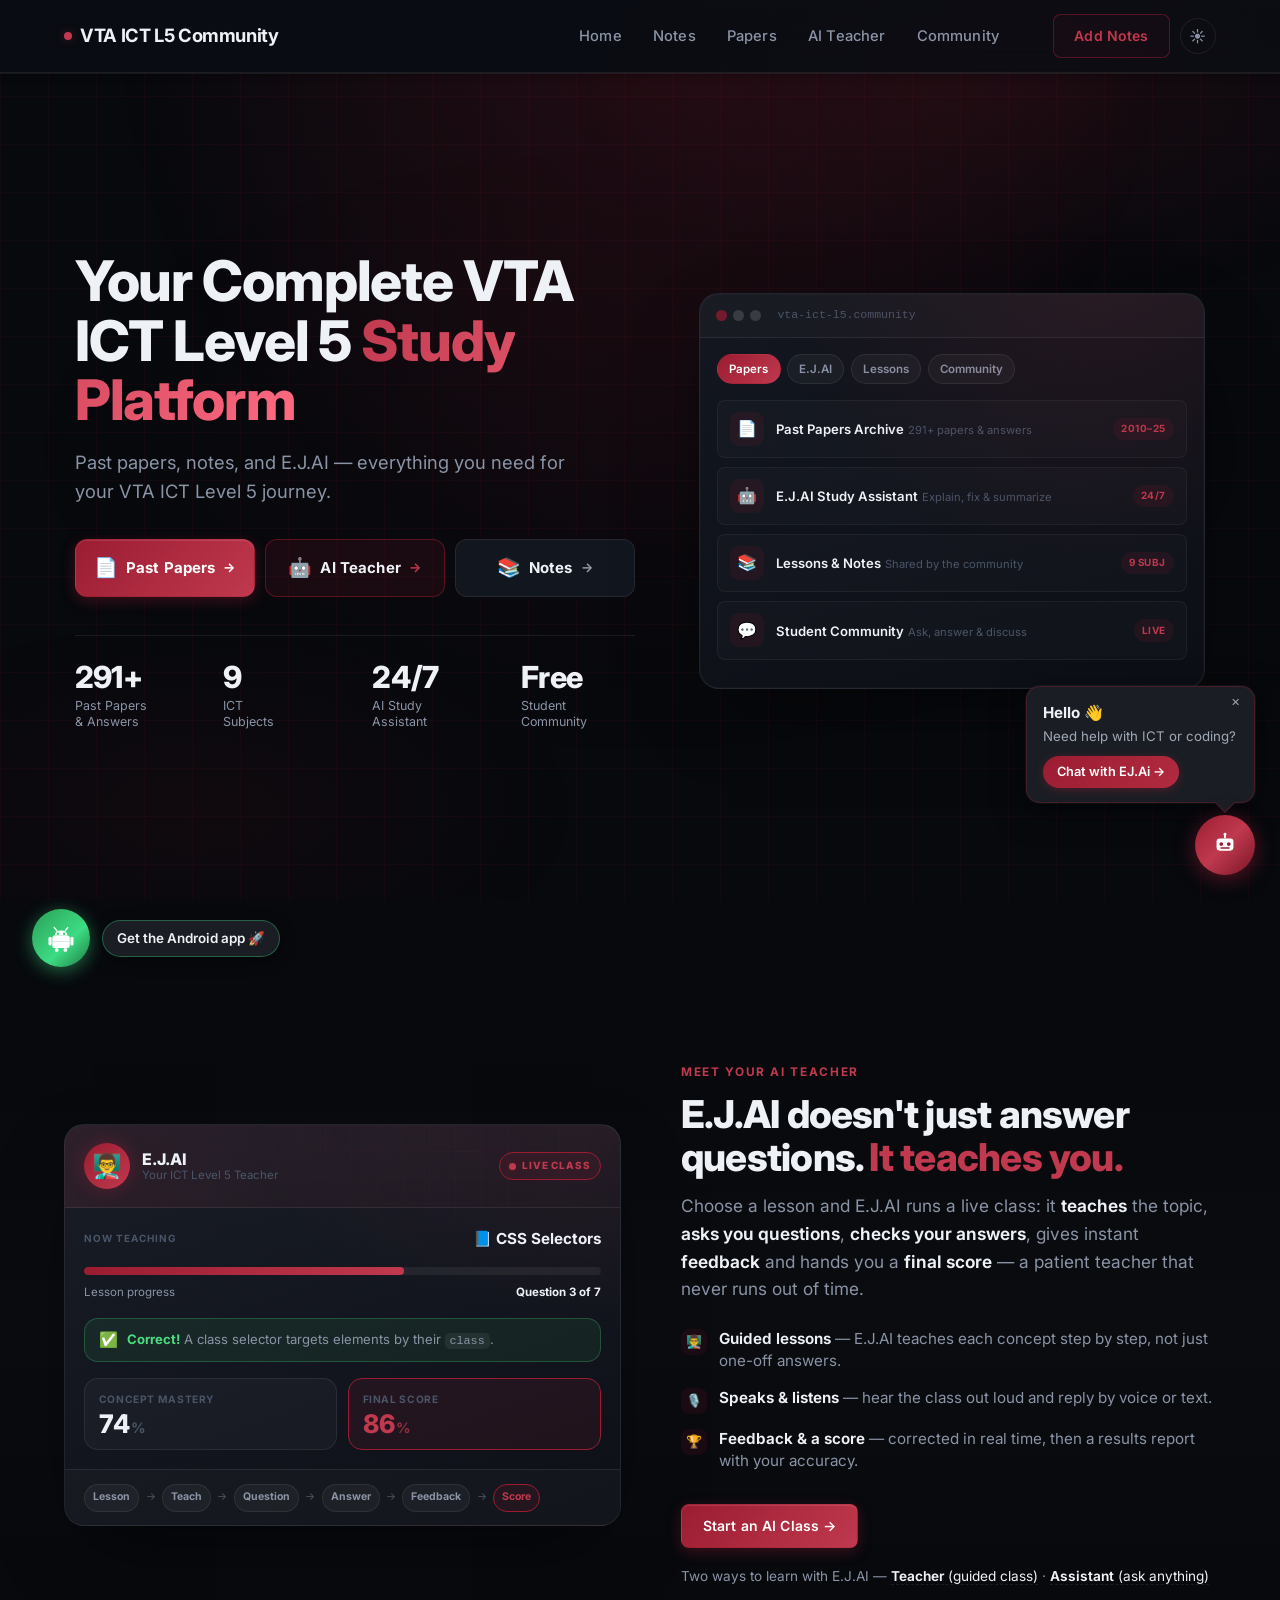
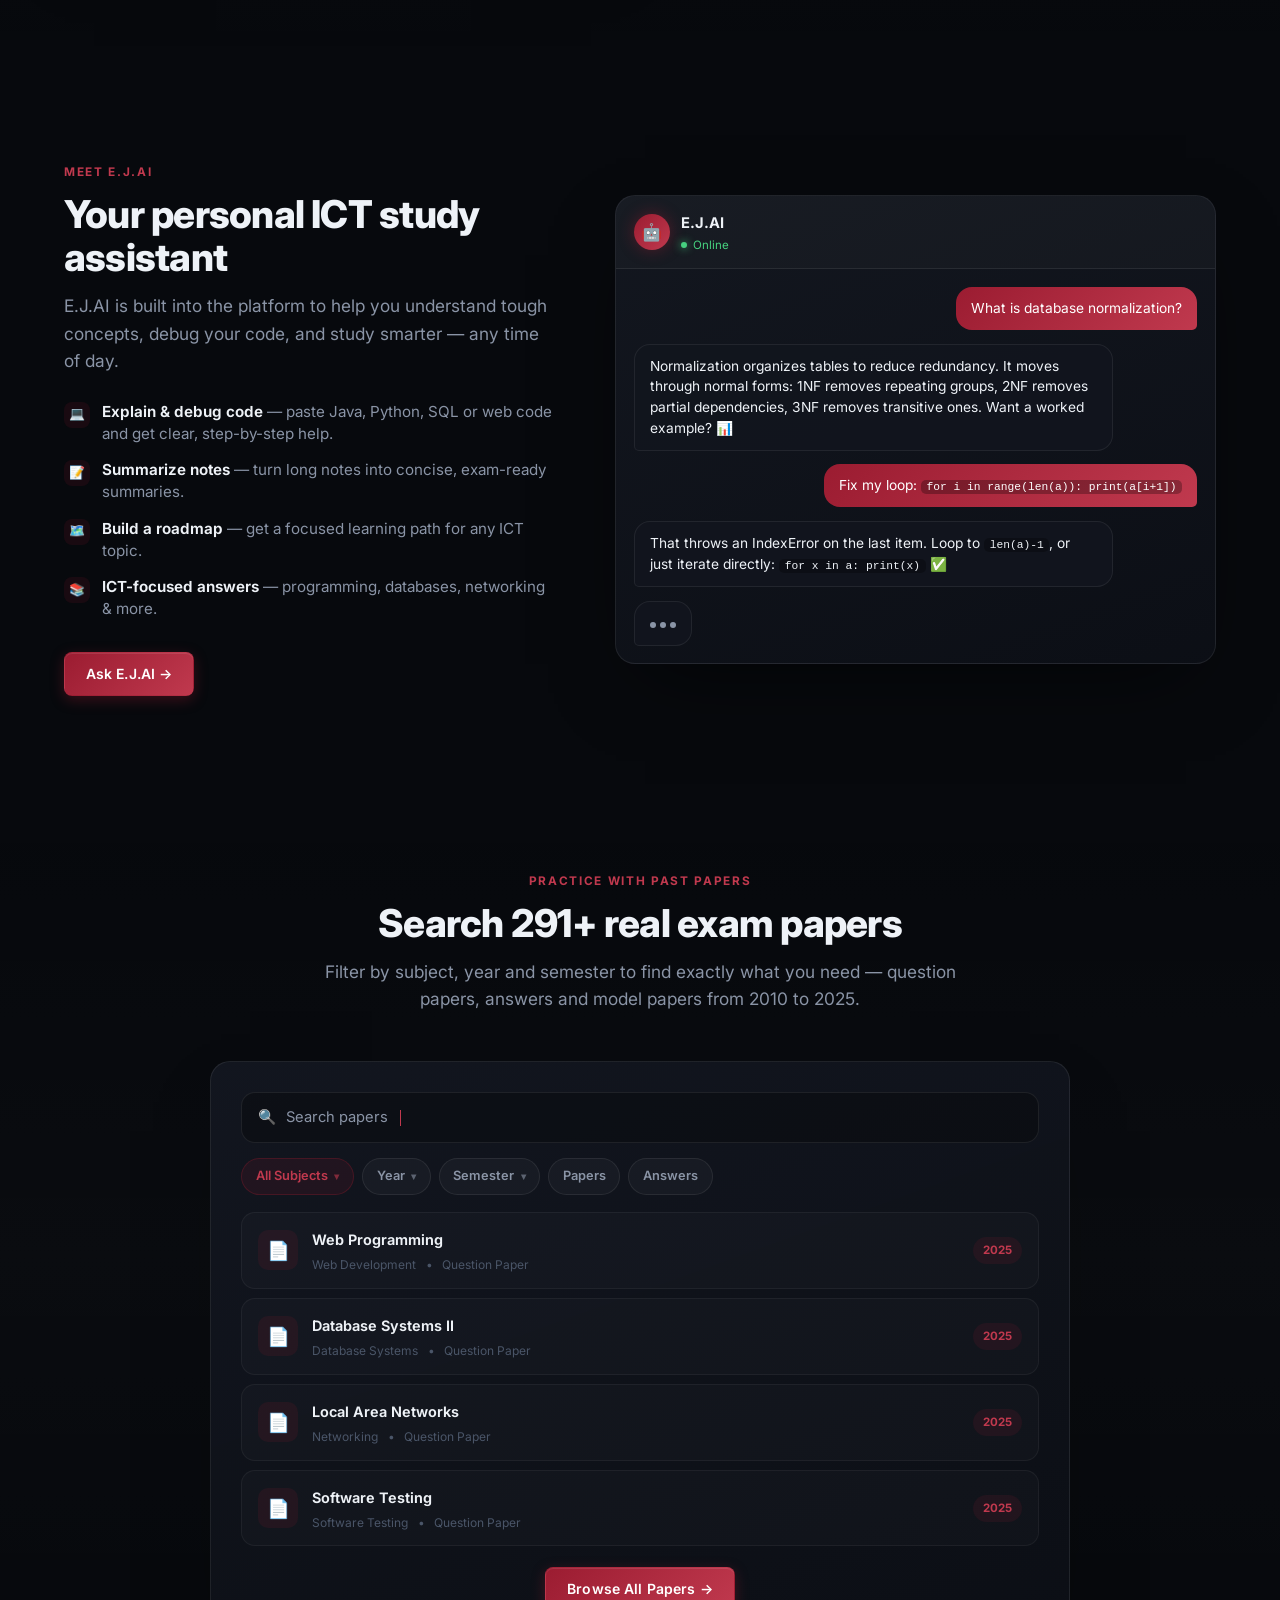
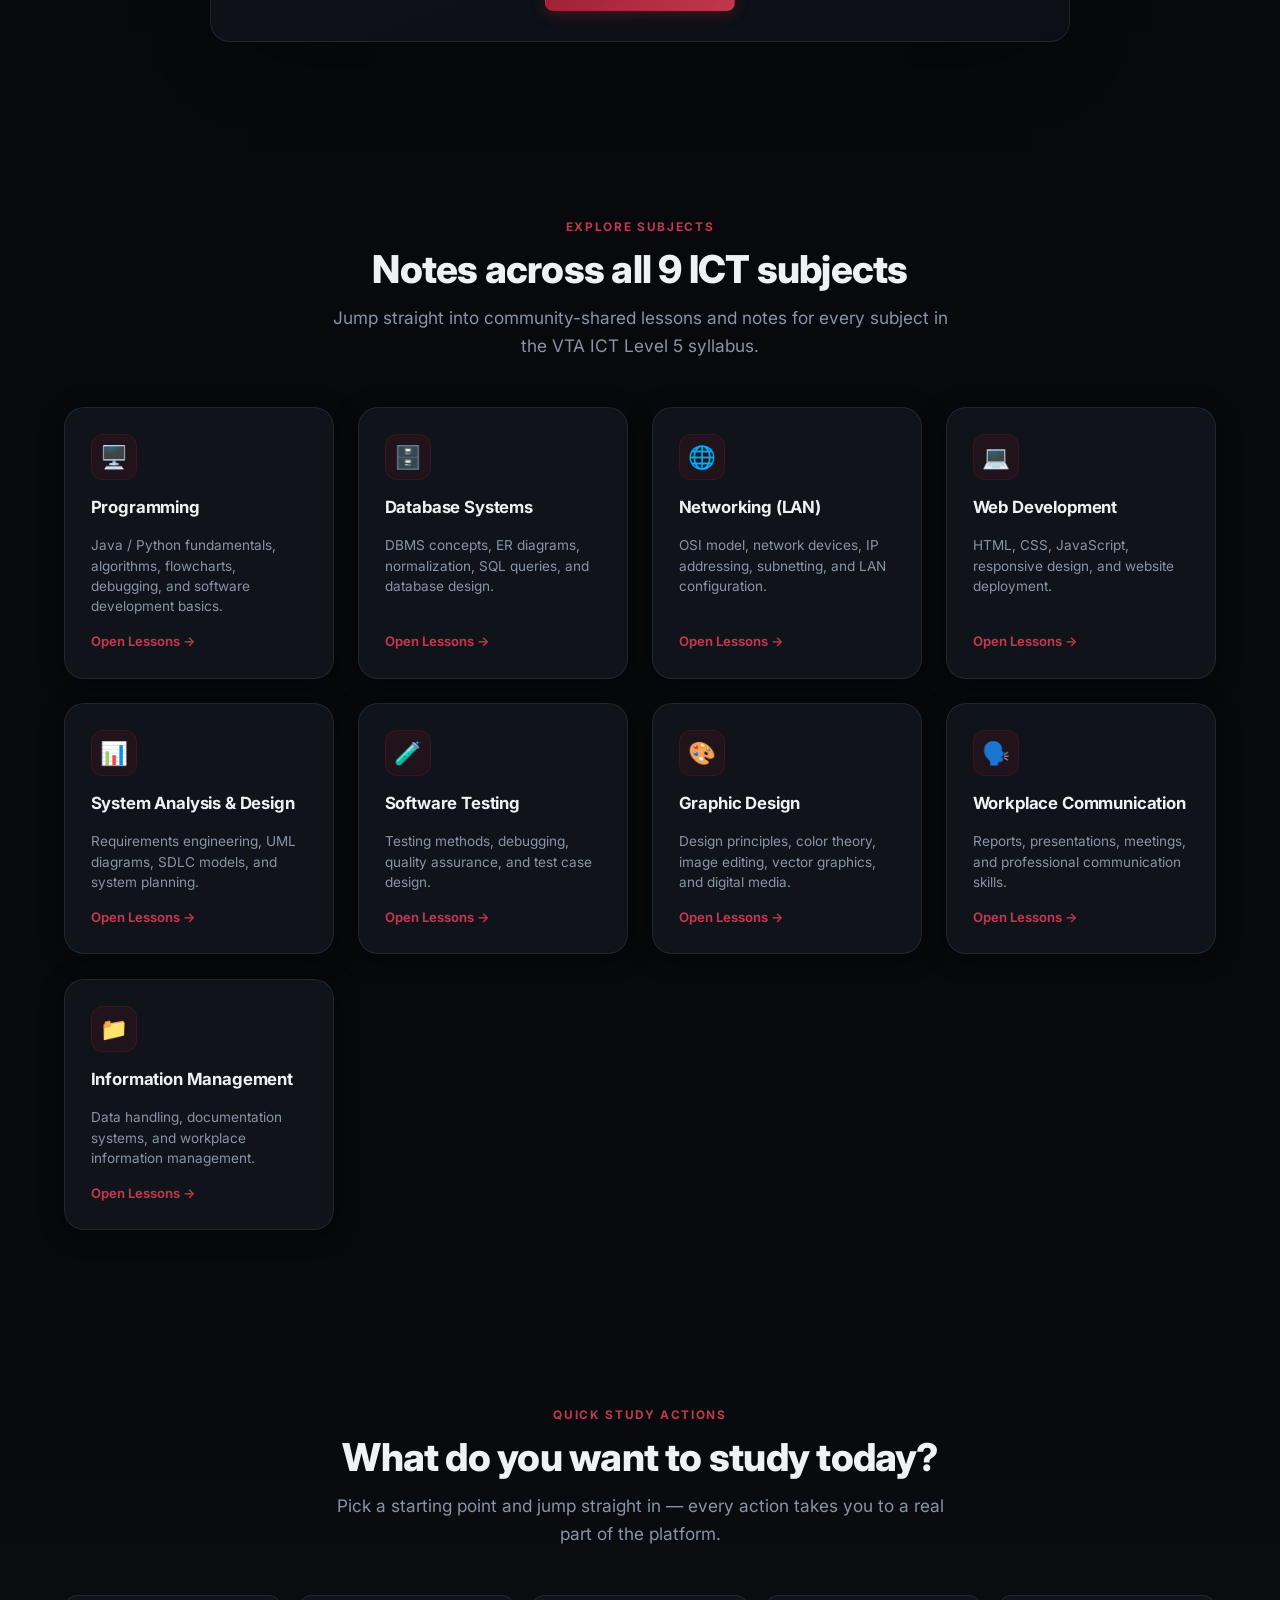
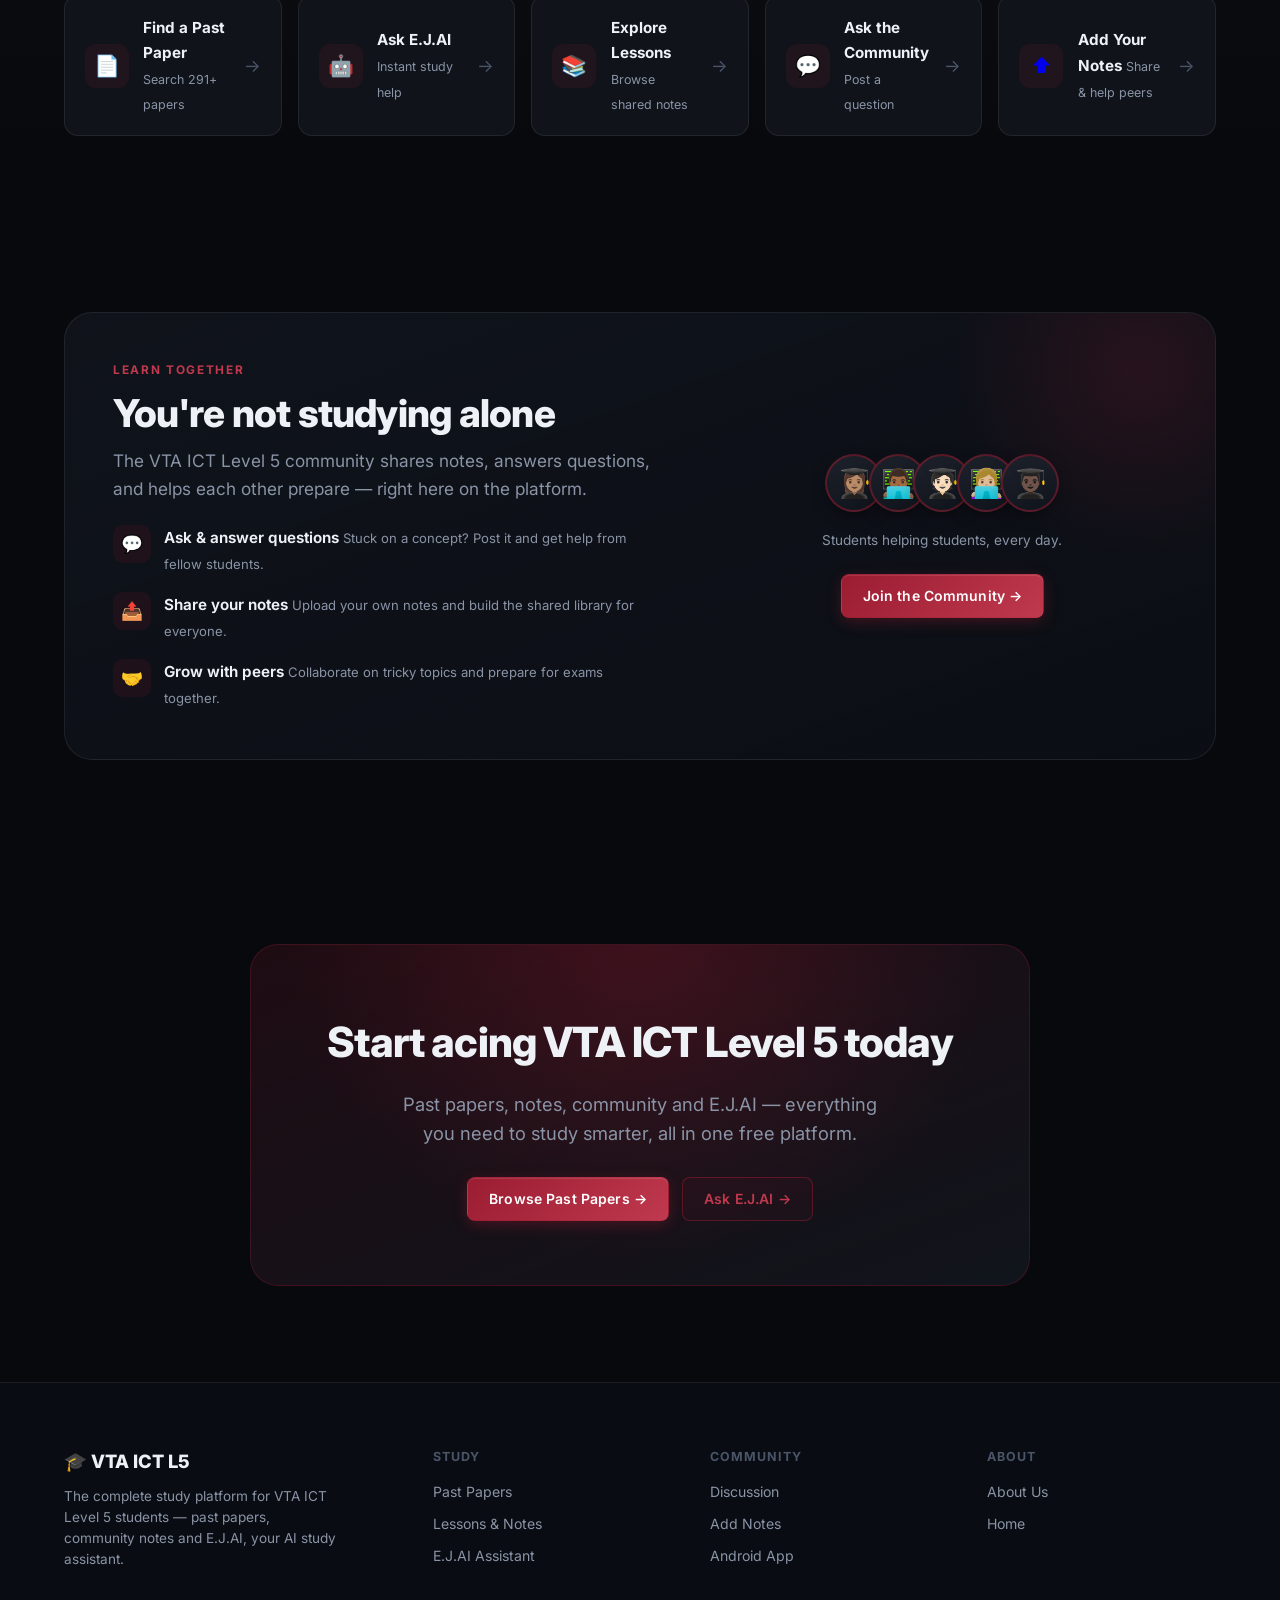
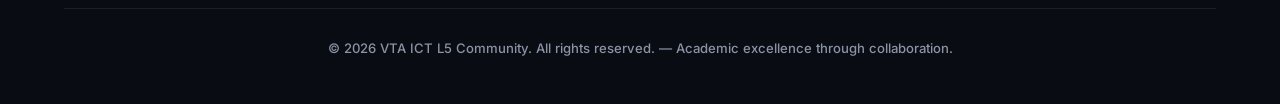
<file: index.html>
<!DOCTYPE html>
<html lang="en">

<head>
  <meta charset="UTF-8">
  <link rel="icon" type="image/png" href="assets/images/favicon.png">
  <meta name="viewport" content="width=device-width, initial-scale=1.0">
  <meta name="description" content="VTA ICT Level 5 Community — 291+ past papers, community notes, and E.J.AI, your AI study assistant. The complete VTA ICT Level 5 study hub.">
  <title>VTA ICT L5 Community</title>
  <!-- Inter font for premium typography -->
  <link rel="preconnect" href="https://fonts.googleapis.com">
  <link rel="preconnect" href="https://fonts.gstatic.com" crossorigin>
  <link rel="stylesheet" href="assets/css/style.css">
  <link rel="stylesheet" href="assets/css/responsive.css">
  <link rel="stylesheet" href="assets/css/animations.css">
  <link rel="stylesheet" href="assets/css/home.css">
  <style>
    /* ============ HERO CTA — three EQUAL buttons, one system ============
       Mobile-first: icon sits above the label, so all three stay in ONE
       horizontal row down to 320px with FULL labels and non-tiny type.
       From 621px up they become icon · label · arrow on a single line,
       180–200px wide and 58px tall. Only the surface differs. */
    .hero-cta {
      display: grid;
      grid-template-columns: repeat(3, minmax(0, 1fr));
      gap: 10px;
      width: 100%;
      max-width: 620px;
      margin-bottom: 2.4rem;
    }

    .hero-cta-item {
      display: flex;
      flex-direction: column;
      align-items: center;
      justify-content: center;
      gap: 4px;
      min-width: 0;
      min-height: 54px;
      padding: 8px 4px;
      box-sizing: border-box;
      border: 1px solid transparent;
      border-radius: 12px;
      color: var(--text-color);
      font-family: inherit;
      font-size: clamp(12px, 3.4vw, 15px);
      font-weight: 700;
      line-height: 1.1;
      letter-spacing: 0.01em;
      text-align: center;
      text-decoration: none;
      white-space: nowrap;
      cursor: pointer;
      transition:
        transform var(--transition-fast),
        box-shadow var(--transition-fast),
        background var(--transition-fast),
        border-color var(--transition-fast);
    }

    .hero-cta-item .hci-ico {
      flex: 0 0 auto;
      font-size: clamp(15px, 4.2vw, 19px);
      line-height: 1;
    }

    .hero-cta-item .hci-label {
      min-width: 0;
    }

    .hero-cta-item .hci-arrow {
      display: none;
      flex: 0 0 auto;
      font-size: 13px;
      line-height: 1;
    }

    /* 1 · Past Papers — filled crimson primary */
    .hero-cta-item--primary {
      background: linear-gradient(135deg, #9b1c31 0%, #c0394e 100%);
      color: #fff;
      border-color: transparent;
      box-shadow: 0 1px 0 rgba(255, 255, 255, 0.1) inset, 0 4px 14px rgba(155, 28, 49, 0.35);
    }

    .hero-cta-item--primary:hover {
      background: linear-gradient(135deg, #a82234 0%, #cc4257 100%);
      box-shadow: 0 1px 0 rgba(255, 255, 255, 0.15) inset, 0 6px 20px rgba(155, 28, 49, 0.5);
    }

    /* 2 · AI Teacher — dark surface + crimson border */
    .hero-cta-item--ai {
      background: rgba(155, 28, 49, 0.12);
      border-color: rgba(155, 28, 49, 0.5);
    }

    .hero-cta-item--ai:hover {
      background: rgba(155, 28, 49, 0.2);
      border-color: var(--primary-bright);
      box-shadow: 0 4px 14px rgba(155, 28, 49, 0.25);
    }

    .hero-cta-item--ai .hci-arrow {
      color: var(--primary-bright);
    }

    /* 3 · Notes — dark surface + subtle neutral border */
    .hero-cta-item--notes {
      background: var(--card-solid);
      border-color: var(--border-color);
    }

    .hero-cta-item--notes:hover {
      background: var(--bg-secondary);
      border-color: rgba(155, 28, 49, 0.35);
      box-shadow: 0 4px 14px rgba(0, 0, 0, 0.35);
    }

    .hero-cta-item--notes .hci-arrow {
      opacity: 0.6;
    }

    /* Shared states — after the variants so they win */
    .hero-cta-item:hover {
      transform: translateY(-2px);
    }

    .hero-cta-item:active {
      transform: translateY(0);
    }

    .hero-cta-item:focus-visible {
      outline: 2px solid var(--primary-bright);
      outline-offset: 3px;
    }

    .hero-stats .num.stat-free {
      opacity: 0;
      transform: scale(0.8);
      transition: opacity 0.6s ease, transform 0.6s ease;
    }

    .hero-stats .num.stat-free.is-visible {
      opacity: 1;
      transform: scale(1);
    }

    .hero-stats {
      grid-template-columns: repeat(2, minmax(0, 1fr));
    }

    @media (min-width: 640px) {
      .hero-stats {
        grid-template-columns: repeat(4, minmax(0, 1fr));
      }
    }

    /* ≥621px: single-line layout — icon · label · arrow, 58px tall.
       Type/padding stay tight enough that the label never has to shrink
       in the 981–1199px band, where the hero column is at its narrowest. */
    @media (min-width: 621px) {
      .hero-cta-item {
        flex-direction: row;
        gap: 6px;
        min-height: 58px;
        padding: 8px 10px;
        font-size: 14px;
      }

      .hero-cta-item .hci-ico {
        font-size: 17px;
      }

      .hero-cta-item .hci-arrow {
        display: inline-block;
        font-size: 12px;
      }
    }

    /* ≥1200px: hero column is at full width — a little more air and type */
    @media (min-width: 1200px) {
      .hero-cta-item {
        gap: 8px;
        padding: 8px 14px;
        font-size: 15px;
      }

      .hero-cta-item .hci-ico {
        font-size: 19px;
      }

      .hero-cta-item .hci-arrow {
        font-size: 13px;
      }
    }

    /* ≤620px: keep the existing mobile hero rhythm */
    @media (max-width: 620px) {
      .hero-cta {
        margin-bottom: 2rem;
      }
    }

    /* ≤340px: trim the gaps, never the label */
    @media (max-width: 340px) {
      .hero-cta {
        gap: 6px;
      }

      .hero-cta-item {
        padding: 8px 2px;
      }
    }
  </style>
</head>

<body>
  <!-- Navbar -->
  <nav class="navbar">
    <div class="container">
      <div class="logo">VTA ICT L5 Community</div>
      <button class="mobile-menu-btn" aria-label="Menu" aria-expanded="false">☰</button>
      <div class="nav-menu">
        <ul class="nav-links">
          <li><a href="/">Home</a></li>
          <li><a href="lesson">Notes</a></li>
          <li><a href="papers">Papers</a></li>
          <li><a href="teacher">AI Teacher</a></li>
          <li><a href="/community">Community</a></li>
        </ul>
        <div class="nav-buttons">
          <a href="add-notes" class="btn btn-outline">Add Notes</a>
          <button id="theme-toggle" class="btn" aria-label="Toggle theme">☀️</button>
        </div>
      </div>
    </div>
  </nav>
  <main>
    <!-- ============ HERO ============ -->
    <section class="home-hero">
      <div class="container">
        <div class="hero-grid">
          <div class="hero-copy">
            <h1 class="hero-title"><span class="ht-line">Your Complete</span> <span class="ht-line">VTA ICT Level&nbsp;5</span> <span class="accent">Study Platform</span></h1>
            <p class="hero-sub">Past papers, notes, and E.J.AI — everything you need for your VTA ICT Level 5 journey.</p>
            <div class="hero-cta">
              <a href="papers" class="hero-cta-item hero-cta-item--primary">
                <span class="hci-ico" aria-hidden="true">📄</span>
                <span class="hci-label">Past Papers</span>
                <span class="hci-arrow" aria-hidden="true">→</span>
              </a>
              <a href="teacher" class="hero-cta-item hero-cta-item--ai">
                <span class="hci-ico" aria-hidden="true">🤖</span>
                <span class="hci-label">AI Teacher</span>
                <span class="hci-arrow" aria-hidden="true">→</span>
              </a>
              <a href="lesson" class="hero-cta-item hero-cta-item--notes">
                <span class="hci-ico" aria-hidden="true">📚</span>
                <span class="hci-label">Notes</span>
                <span class="hci-arrow" aria-hidden="true">→</span>
              </a>
            </div>
            <div class="hero-stats">
              <div class="hero-stat">
                <span class="num">291+</span>
                <span class="label">Past Papers<br>&amp; Answers</span>
              </div>
              <div class="hero-stat">
                <span class="num">9</span>
                <span class="label">ICT<br>Subjects</span>
              </div>
              <div class="hero-stat">
                <span class="num">24/7</span>
                <span class="label">AI Study<br>Assistant</span>
              </div>
              <div class="hero-stat">
                <span class="num">Free</span>
                <span class="label">Student<br>Community</span>
              </div>
            </div>
          </div>
          <div class="hero-preview" aria-hidden="true">
            <div class="preview-window">
              <div class="preview-titlebar">
                <span class="preview-dots"><i></i><i></i><i></i></span>
                <span class="preview-url">vta-ict-l5.community</span>
              </div>
              <div class="preview-body">
                <div class="preview-tabs">
                  <span class="preview-tab is-active">Papers</span>
                  <span class="preview-tab">E.J.AI</span>
                  <span class="preview-tab">Lessons</span>
                  <span class="preview-tab">Community</span>
                </div>
                <div class="preview-row">
                  <span class="r-ico">📄</span>
                  <span class="r-main">
                    <span class="r-title">Past Papers Archive</span>
                    <span class="r-sub">291+ papers &amp; answers</span>
                  </span>
                  <span class="r-badge">2010–25</span>
                </div>
                <div class="preview-row">
                  <span class="r-ico">🤖</span>
                  <span class="r-main">
                    <span class="r-title">E.J.AI Study Assistant</span>
                    <span class="r-sub">Explain, fix &amp; summarize</span>
                  </span>
                  <span class="r-badge">24/7</span>
                </div>
                <div class="preview-row">
                  <span class="r-ico">📚</span>
                  <span class="r-main">
                    <span class="r-title">Lessons &amp; Notes</span>
                    <span class="r-sub">Shared by the community</span>
                  </span>
                  <span class="r-badge">9 subj</span>
                </div>
                <div class="preview-row">
                  <span class="r-ico">💬</span>
                  <span class="r-main">
                    <span class="r-title">Student Community</span>
                    <span class="r-sub">Ask, answer &amp; discuss</span>
                  </span>
                  <span class="r-badge">Live</span>
                </div>
              </div>
            </div>
          </div>
        </div>
      </div>
    </section>
    <!-- Android App Icon -->
    <div class="android-app-wrapper" id="androidAppWrapper">
      <div class="android-icon-container" id="androidIconBtn" onclick="window.location.href='download.html'"
        title="Get the Android App">
        <svg xmlns="http://www.w3.org/2000/svg" viewBox="0 0 48 48" width="30" height="30" aria-hidden="true">
          <!-- Android robot body -->
          <rect x="10" y="20" width="28" height="20" rx="4" fill="white" />
          <!-- Head -->
          <path d="M14 20 Q14 12 24 12 Q34 12 34 20Z" fill="white" />
          <!-- Eyes -->
          <circle cx="19" cy="17" r="2" fill="#3ddc84" />
          <circle cx="29" cy="17" r="2" fill="#3ddc84" />
          <!-- Antennas -->
          <line x1="17" y1="12" x2="13" y2="7" stroke="white" stroke-width="2" stroke-linecap="round" />
          <line x1="31" y1="12" x2="35" y2="7" stroke="white" stroke-width="2" stroke-linecap="round" />
          <!-- Arms -->
          <rect x="4" y="22" width="5" height="14" rx="2.5" fill="white" />
          <rect x="39" y="22" width="5" height="14" rx="2.5" fill="white" />
          <!-- Legs -->
          <rect x="14" y="40" width="6" height="6" rx="3" fill="white" />
          <rect x="28" y="40" width="6" height="6" rx="3" fill="white" />
          <!-- Belt line -->
          <rect x="10" y="29" width="28" height="1.5" rx="0.75" fill="rgba(0,0,0,0.15)" />
        </svg>
      </div>
      <div class="android-install-msg" id="androidInstallMsg">Get the Android app 🚀</div>
    </div>
    <!-- ============ MEET YOUR AI TEACHER ============ -->
    <section class="home-section alt reveal" id="ai-teacher-promo">
      <div class="container">
        <div class="tpromo-grid">
          <!-- LEFT · premium AI Teacher classroom card (a live-class dashboard, NOT a chat) -->
          <div class="tclass-card" aria-hidden="true">
            <div class="tclass-glow"></div>
            <div class="tclass-head">
              <span class="tclass-avatar">👨‍🏫</span>
              <span class="tclass-id">
                <span class="tclass-name">E.J.AI</span>
                <span class="tclass-role">Your ICT Level 5 Teacher</span>
              </span>
              <span class="tclass-live"><span class="tclass-live-dot"></span> Live class</span>
            </div>
            <div class="tclass-body">
              <div class="tclass-now">
                <span class="tclass-label">Now teaching</span>
                <span class="tclass-lesson">📘 CSS Selectors</span>
              </div>
              <div class="tclass-progress">
                <div class="tclass-bar"><span style="width:62%"></span></div>
                <div class="tclass-progress-meta">
                  <span>Lesson progress</span>
                  <span class="tclass-qn">Question 3 of 7</span>
                </div>
              </div>
              <div class="tclass-feedback">
                <span class="tclass-check">✅</span>
                <span><strong>Correct!</strong> A class selector targets elements by their <code>class</code>.</span>
              </div>
              <div class="tclass-stats">
                <div class="tclass-stat">
                  <span class="tclass-stat-label">Concept mastery</span>
                  <span class="tclass-stat-val">74<span>%</span></span>
                </div>
                <div class="tclass-stat tclass-stat-score">
                  <span class="tclass-stat-label">Final score</span>
                  <span class="tclass-stat-val">86<span>%</span></span>
                </div>
              </div>
            </div>
            <div class="tclass-flow">
              <span class="tclass-step">Lesson</span><span class="tclass-arrow">→</span>
              <span class="tclass-step">Teach</span><span class="tclass-arrow">→</span>
              <span class="tclass-step">Question</span><span class="tclass-arrow">→</span>
              <span class="tclass-step">Answer</span><span class="tclass-arrow">→</span>
              <span class="tclass-step">Feedback</span><span class="tclass-arrow">→</span>
              <span class="tclass-step tclass-step-score">Score</span>
            </div>
          </div>
          <!-- RIGHT · headline, explanation of the flow, benefits, CTA -->
          <div class="ejai-copy tpromo-copy">
            <p class="section-eyebrow">Meet your AI Teacher</p>
            <h2 class="section-title">E.J.AI doesn't just answer questions. <span class="tp-accent">It teaches you.</span></h2>
            <p class="section-sub">Choose a lesson and E.J.AI runs a live class: it <strong>teaches</strong> the topic, <strong>asks you questions</strong>, <strong>checks your answers</strong>, gives instant <strong>feedback</strong> and hands you a <strong>final score</strong> — a patient teacher that never runs out of time.</p>
            <ul class="ejai-caps">
              <li><span class="cap-ico">👨‍🏫</span><span><strong>Guided lessons</strong> — E.J.AI teaches each concept step by step, not just one-off answers.</span></li>
              <li><span class="cap-ico">🎙️</span><span><strong>Speaks &amp; listens</strong> — hear the class out loud and reply by voice or text.</span></li>
              <li><span class="cap-ico">🏆</span><span><strong>Feedback &amp; a score</strong> — corrected in real time, then a results report with your accuracy.</span></li>
            </ul>
            <a href="teacher" class="btn btn-primary">Start an AI Class&nbsp;→</a>
            <p class="tp-modes">Two ways to learn with E.J.AI —
              <a href="teacher"><strong>Teacher</strong> (guided class)</a> ·
              <a href="ai"><strong>Assistant</strong> (ask anything)</a>
            </p>
          </div>
        </div>
      </div>
    </section>
    <!-- ============ MEET E.J.AI ============ -->
    <section class="home-section reveal" id="ejai">
      <div class="container">
        <div class="ejai-grid">
          <div class="ejai-copy">
            <p class="section-eyebrow">Meet E.J.AI</p>
            <h2 class="section-title">Your personal ICT study assistant</h2>
            <p class="section-sub">E.J.AI is built into the platform to help you understand tough concepts, debug your code, and study smarter — any time of day.</p>
            <ul class="ejai-caps">
              <li><span class="cap-ico">💻</span><span><strong>Explain &amp; debug code</strong> — paste Java, Python, SQL or web code and get clear, step-by-step help.</span></li>
              <li><span class="cap-ico">📝</span><span><strong>Summarize notes</strong> — turn long notes into concise, exam-ready summaries.</span></li>
              <li><span class="cap-ico">🗺️</span><span><strong>Build a roadmap</strong> — get a focused learning path for any ICT topic.</span></li>
              <li><span class="cap-ico">📚</span><span><strong>ICT-focused answers</strong> — programming, databases, networking &amp; more.</span></li>
            </ul>
            <a href="ai" class="btn btn-primary">Ask E.J.AI&nbsp;→</a>
          </div>
          <div class="ejai-chat" aria-hidden="true">
            <div class="ejai-chat-head">
              <span class="ejai-avatar">🤖</span>
              <span>
                <span class="who">E.J.AI</span><br>
                <span class="status">Online</span>
              </span>
            </div>
            <div class="ejai-chat-body">
              <div class="chat-msg user"><div class="chat-bubble">What is database normalization?</div></div>
              <div class="chat-msg ai"><div class="chat-bubble">Normalization organizes tables to reduce redundancy. It moves through normal forms: 1NF removes repeating groups, 2NF removes partial dependencies, 3NF removes transitive ones. Want a worked example? 📊</div></div>
              <div class="chat-msg user"><div class="chat-bubble">Fix my loop: <code>for i in range(len(a)): print(a[i+1])</code></div></div>
              <div class="chat-msg ai"><div class="chat-bubble">That throws an IndexError on the last item. Loop to <code>len(a)-1</code>, or just iterate directly: <code>for x in a: print(x)</code> ✅</div></div>
              <div class="chat-msg ai"><div class="chat-bubble"><span class="chat-typing"><i></i><i></i><i></i></span></div></div>
            </div>
          </div>
        </div>
      </div>
    </section>
    <!-- ============ PRACTICE WITH PAST PAPERS ============ -->
    <section class="home-section alt reveal" id="papers">
      <div class="container">
        <div class="section-head">
          <p class="section-eyebrow">Practice With Past Papers</p>
          <h2 class="section-title">Search 291+ real exam papers</h2>
          <p class="section-sub">Filter by subject, year and semester to find exactly what you need — question papers, answers and model papers from 2010 to 2025.</p>
        </div>
        <div class="papers-preview">
          <div class="pp-searchbar">
            <span class="ico">🔍</span>
            <span>Search papers</span><span class="cursor"></span>
          </div>
          <div class="pp-filters">
            <span class="pp-chip is-active">All Subjects <span class="caret">▾</span></span>
            <span class="pp-chip">Year <span class="caret">▾</span></span>
            <span class="pp-chip">Semester <span class="caret">▾</span></span>
            <span class="pp-chip">Papers</span>
            <span class="pp-chip">Answers</span>
          </div>
          <div class="pp-results">
            <div class="pp-result">
              <span class="pp-ico">📄</span>
              <span class="pp-info">
                <span class="pp-title">Web Programming</span>
                <span class="pp-meta"><span>Web Development</span><span>•</span><span>Question Paper</span></span>
              </span>
              <span class="pp-year">2025</span>
            </div>
            <div class="pp-result">
              <span class="pp-ico">📄</span>
              <span class="pp-info">
                <span class="pp-title">Database Systems II</span>
                <span class="pp-meta"><span>Database Systems</span><span>•</span><span>Question Paper</span></span>
              </span>
              <span class="pp-year">2025</span>
            </div>
            <div class="pp-result">
              <span class="pp-ico">📄</span>
              <span class="pp-info">
                <span class="pp-title">Local Area Networks</span>
                <span class="pp-meta"><span>Networking</span><span>•</span><span>Question Paper</span></span>
              </span>
              <span class="pp-year">2025</span>
            </div>
            <div class="pp-result">
              <span class="pp-ico">📄</span>
              <span class="pp-info">
                <span class="pp-title">Software Testing</span>
                <span class="pp-meta"><span>Software Testing</span><span>•</span><span>Question Paper</span></span>
              </span>
              <span class="pp-year">2025</span>
            </div>
          </div>
          <div class="pp-cta">
            <a href="papers" class="btn btn-primary">Browse All Papers&nbsp;→</a>
          </div>
        </div>
      </div>
    </section>
    <!-- ============ SUBJECTS / LESSONS ============ -->
    <section class="home-section reveal" id="lessons">
      <div class="container">
        <div class="section-head">
          <p class="section-eyebrow">Explore Subjects</p>
          <h2 class="section-title">Notes across all 9 ICT subjects</h2>
          <p class="section-sub">Jump straight into community-shared lessons and notes for every subject in the VTA ICT Level 5 syllabus.</p>
        </div>
        <div class="grid lessons-grid subjects-grid">
          <a class="card subject-card" href="lesson?topic=Programming">
            <span class="subject-ico">🖥️</span>
            <h3 class="subject-name">Programming</h3>
            <p class="subject-desc">Java / Python fundamentals, algorithms, flowcharts, debugging, and software development basics.</p>
            <span class="subject-go">Open Lessons →</span>
          </a>
          <a class="card subject-card" href="lesson?topic=Database%20Systems">
            <span class="subject-ico">🗄️</span>
            <h3 class="subject-name">Database Systems</h3>
            <p class="subject-desc">DBMS concepts, ER diagrams, normalization, SQL queries, and database design.</p>
            <span class="subject-go">Open Lessons →</span>
          </a>
          <a class="card subject-card" href="lesson?topic=Networking">
            <span class="subject-ico">🌐</span>
            <h3 class="subject-name">Networking (LAN)</h3>
            <p class="subject-desc">OSI model, network devices, IP addressing, subnetting, and LAN configuration.</p>
            <span class="subject-go">Open Lessons →</span>
          </a>
          <a class="card subject-card" href="lesson?topic=Web%20Development">
            <span class="subject-ico">💻</span>
            <h3 class="subject-name">Web Development</h3>
            <p class="subject-desc">HTML, CSS, JavaScript, responsive design, and website deployment.</p>
            <span class="subject-go">Open Lessons →</span>
          </a>
          <a class="card subject-card" href="lesson?topic=System%20Analysis">
            <span class="subject-ico">📊</span>
            <h3 class="subject-name">System Analysis &amp; Design</h3>
            <p class="subject-desc">Requirements engineering, UML diagrams, SDLC models, and system planning.</p>
            <span class="subject-go">Open Lessons →</span>
          </a>
          <a class="card subject-card" href="lesson?topic=Software%20Testing">
            <span class="subject-ico">🧪</span>
            <h3 class="subject-name">Software Testing</h3>
            <p class="subject-desc">Testing methods, debugging, quality assurance, and test case design.</p>
            <span class="subject-go">Open Lessons →</span>
          </a>
          <a class="card subject-card" href="lesson?topic=Graphic%20Design">
            <span class="subject-ico">🎨</span>
            <h3 class="subject-name">Graphic Design</h3>
            <p class="subject-desc">Design principles, color theory, image editing, vector graphics, and digital media.</p>
            <span class="subject-go">Open Lessons →</span>
          </a>
          <a class="card subject-card" href="lesson?topic=Workplace%20Communication">
            <span class="subject-ico">🗣️</span>
            <h3 class="subject-name">Workplace Communication</h3>
            <p class="subject-desc">Reports, presentations, meetings, and professional communication skills.</p>
            <span class="subject-go">Open Lessons →</span>
          </a>
          <a class="card subject-card" href="lesson?topic=Information%20Management">
            <span class="subject-ico">📁</span>
            <h3 class="subject-name">Information Management</h3>
            <p class="subject-desc">Data handling, documentation systems, and workplace information management.</p>
            <span class="subject-go">Open Lessons →</span>
          </a>
        </div>
      </div>
    </section>
    <!-- ============ QUICK STUDY ACTIONS ============ -->
    <section class="home-section alt reveal" id="study">
      <div class="container">
        <div class="section-head">
          <p class="section-eyebrow">Quick Study Actions</p>
          <h2 class="section-title">What do you want to study today?</h2>
          <p class="section-sub">Pick a starting point and jump straight in — every action takes you to a real part of the platform.</p>
        </div>
        <div class="action-grid">
          <a class="action-card" href="papers">
            <span class="a-ico">📄</span>
            <span class="a-text">
              <span class="a-title">Find a Past Paper</span>
              <span class="a-sub">Search 291+ papers</span>
            </span>
            <span class="a-arrow">→</span>
          </a>
          <a class="action-card" href="ai">
            <span class="a-ico">🤖</span>
            <span class="a-text">
              <span class="a-title">Ask E.J.AI</span>
              <span class="a-sub">Instant study help</span>
            </span>
            <span class="a-arrow">→</span>
          </a>
          <a class="action-card" href="lesson">
            <span class="a-ico">📚</span>
            <span class="a-text">
              <span class="a-title">Explore Lessons</span>
              <span class="a-sub">Browse shared notes</span>
            </span>
            <span class="a-arrow">→</span>
          </a>
          <a class="action-card" href="/community">
            <span class="a-ico">💬</span>
            <span class="a-text">
              <span class="a-title">Ask the Community</span>
              <span class="a-sub">Post a question</span>
            </span>
            <span class="a-arrow">→</span>
          </a>
          <a class="action-card" href="add-notes">
            <span class="a-ico">⬆️</span>
            <span class="a-text">
              <span class="a-title">Add Your Notes</span>
              <span class="a-sub">Share &amp; help peers</span>
            </span>
            <span class="a-arrow">→</span>
          </a>
        </div>
      </div>
    </section>
    <!-- ============ COMMUNITY — LEARN TOGETHER ============ -->
    <section class="home-section reveal" id="community">
      <div class="container">
        <div class="community-panel">
          <div class="community-info">
            <p class="section-eyebrow">Learn Together</p>
            <h2 class="section-title">You're not studying alone</h2>
            <p class="section-sub">The VTA ICT Level 5 community shares notes, answers questions, and helps each other prepare — right here on the platform.</p>
            <ul class="community-points">
              <li>
                <span class="cp-ico">💬</span>
                <span>
                  <span class="cp-title">Ask &amp; answer questions</span>
                  <span class="cp-sub">Stuck on a concept? Post it and get help from fellow students.</span>
                </span>
              </li>
              <li>
                <span class="cp-ico">📤</span>
                <span>
                  <span class="cp-title">Share your notes</span>
                  <span class="cp-sub">Upload your own notes and build the shared library for everyone.</span>
                </span>
              </li>
              <li>
                <span class="cp-ico">🤝</span>
                <span>
                  <span class="cp-title">Grow with peers</span>
                  <span class="cp-sub">Collaborate on tricky topics and prepare for exams together.</span>
                </span>
              </li>
            </ul>
          </div>
          <div class="community-cta">
            <div class="student-group" aria-hidden="true">
              <span class="sg-avatar">👩🏽‍🎓</span>
              <span class="sg-avatar">👨🏾‍💻</span>
              <span class="sg-avatar">🧑🏻‍🎓</span>
              <span class="sg-avatar">👩🏼‍💻</span>
              <span class="sg-avatar">👨🏿‍🎓</span>
            </div>
            <p class="sg-caption">Students helping students, every day.</p>
            <a href="/community" class="btn btn-primary">Join the Community&nbsp;→</a>
          </div>
        </div>
      </div>
    </section>

    <!-- ============ FINAL CTA ============ -->
    <section class="final-cta reveal">
      <div class="container">
        <div class="cta-panel">
          <h2>Start acing VTA ICT Level 5 today</h2>
          <p>Past papers, notes, community and E.J.AI — everything you need to study smarter, all in one free platform.</p>
          <div class="cta-actions">
            <a href="papers" class="btn btn-primary">Browse Past Papers&nbsp;→</a>
            <a href="ai" class="btn btn-outline">Ask E.J.AI&nbsp;→</a>
          </div>
        </div>
      </div>
    </section>
  </main>

  <!-- Footer -->
  <footer class="footer home-footer" id="siteFooter">
    <div class="container">
      <div class="footer-grid">
        <div class="footer-brand">
          <div class="fb-logo">🎓 VTA ICT L5</div>
          <p>The complete study platform for VTA ICT Level 5 students — past papers, community notes and E.J.AI, your AI study assistant.</p>
        </div>
        <div class="footer-col">
          <h4>Study</h4>
          <ul>
            <li><a href="papers">Past Papers</a></li>
            <li><a href="lesson">Lessons &amp; Notes</a></li>
            <li><a href="ai">E.J.AI Assistant</a></li>
          </ul>
        </div>
        <div class="footer-col">
          <h4>Community</h4>
          <ul>
            <li><a href="/community">Discussion</a></li>
            <li><a href="add-notes">Add Notes</a></li>
            <li><a href="download.html">Android App</a></li>
          </ul>
        </div>
        <div class="footer-col">
          <h4>About</h4>
          <ul>
            <li><a href="about.html">About Us</a></li>
            <li><a href="/">Home</a></li>
          </ul>
        </div>
      </div>
      <div class="footer-bottom">
        <p>© 2026 VTA ICT L5 Community. All rights reserved. — Academic excellence through collaboration.</p>
      </div>
    </div>
  </footer>

  <script src="assets/js/ui.js"></script>
  <!-- ===== Floating EJ.Ai Widget ===== -->
  <div class="floating-ai-widget" id="floatingAiWidget">
    <!-- Popup message -->
    <div class="ai-popup-message" id="aiPopup">
      <span class="ai-popup-close" id="aiPopupClose" aria-label="Close">✕</span>
      <p class="ai-popup-line1">Hello 👋</p>
      <p class="ai-popup-line2">Need help with ICT or coding?</p>
      <a href="ai" class="ai-popup-cta">Chat with EJ.Ai →</a>
    </div>
    <!-- Main button -->
    <button class="ai-button" id="aiButton" aria-label="Open EJ.Ai Chat">
      <svg xmlns="http://www.w3.org/2000/svg" viewBox="0 0 64 64" fill="none" width="30" height="30" aria-hidden="true">
        <!-- Robot head -->
        <rect x="14" y="18" width="36" height="26" rx="7" fill="white" />
        <!-- Eyes -->
        <circle cx="24" cy="30" r="4" fill="#9B1C31" />
        <circle cx="40" cy="30" r="4" fill="#9B1C31" />
        <!-- Mouth -->
        <rect x="22" y="37" width="20" height="3" rx="1.5" fill="#9B1C31" />
        <!-- Antenna -->
        <rect x="30" y="10" width="4" height="8" rx="2" fill="white" />
        <circle cx="32" cy="9" r="3" fill="white" />
      </svg>
    </button>
  </div>
  <style>
    /* ===== Floating AI Widget ===== */
    .floating-ai-widget {
      position: fixed;
      bottom: 25px;
      right: 25px;
      z-index: 9990;
      display: flex;
      flex-direction: column;
      align-items: flex-end;
      gap: 12px;
    }

    /* -- Main button -- */
    .ai-button {
      width: 60px;
      height: 60px;
      border-radius: 50%;
      border: none;
      cursor: pointer;
      background: linear-gradient(135deg, #9B1C31 0%, #c0394e 50%, #7a1526 100%);
      box-shadow:
        0 4px 20px rgba(155, 28, 49, 0.55),
        0 0 0 0 rgba(155, 28, 49, 0.4);
      display: flex;
      align-items: center;
      justify-content: center;
      transition: transform 0.2s ease, box-shadow 0.2s ease;
      animation: ai-bounce-in 0.7s cubic-bezier(0.22, 1, 0.36, 1) forwards,
        ai-pulse 2.8s ease-in-out 1s infinite;
      outline: none;
      flex-shrink: 0;
    }

    .ai-button:hover {
      transform: scale(1.1);
      box-shadow:
        0 6px 28px rgba(155, 28, 49, 0.7),
        0 0 0 6px rgba(155, 28, 49, 0.15);
      animation: none;
    }
    /* -- Popup message -- */
    .ai-popup-message {
      position: relative;
      background: #1a1e24;
      border: 1px solid rgba(155, 28, 49, 0.35);
      border-radius: 14px;
      padding: 14px 18px 14px 16px;
      min-width: 210px;
      max-width: 240px;
      box-shadow:
        0 8px 32px rgba(0, 0, 0, 0.5),
        0 0 0 1px rgba(255, 255, 255, 0.06);
      animation: ai-popup-appear 0.45s cubic-bezier(0.22, 1, 0.36, 1) forwards;
      backdrop-filter: blur(6px);
    }

    .ai-popup-message::after {
      content: '';
      position: absolute;
      bottom: -8px;
      right: 22px;
      width: 14px;
      height: 14px;
      background: #1a1e24;
      border-right: 1px solid rgba(155, 28, 49, 0.35);
      border-bottom: 1px solid rgba(155, 28, 49, 0.35);
      transform: rotate(45deg);
    }

    .ai-popup-close {
      position: absolute;
      top: 8px;
      right: 10px;
      font-size: 11px;
      color: #a0a8b4;
      cursor: pointer;
      line-height: 1;
      padding: 2px 4px;
      border-radius: 4px;
      transition: color 0.2s, background 0.2s;
    }

    .ai-popup-close:hover {
      color: #fff;
      background: rgba(155, 28, 49, 0.3);
    }

    .ai-popup-line1 {
      font-size: 0.95rem;
      font-weight: 700;
      color: #eef2f5;
      margin-bottom: 2px;
      padding-right: 18px;
    }

    .ai-popup-line2 {
      font-size: 0.83rem;
      color: #a0a8b4;
      margin-bottom: 10px;
      line-height: 1.4;
    }

    .ai-popup-cta {
      display: inline-block;
      padding: 6px 14px;
      background: linear-gradient(135deg, #9B1C31, #b22b40);
      color: #fff;
      border-radius: 20px;
      font-size: 0.8rem;
      font-weight: 600;
      text-decoration: none;
      transition: background 0.2s, transform 0.2s;
      box-shadow: 0 2px 10px rgba(155, 28, 49, 0.4);
    }

    .ai-popup-cta:hover {
      background: linear-gradient(135deg, #b22b40, #c0394e);
      transform: translateY(-1px);
    }

    /* -- Popup fade-out -- */
    .ai-popup-message.ai-popup-hide {
      animation: ai-popup-fade-out 0.6s ease forwards;
    }

    /* ===== Keyframes ===== */
    @keyframes ai-bounce-in {
      0% {
        opacity: 0;
        transform: translateY(80px) scale(0.6);
      }

      60% {
        opacity: 1;
        transform: translateY(-10px) scale(1.08);
      }

      80% {
        transform: translateY(4px) scale(0.97);
      }

      100% {
        opacity: 1;
        transform: translateY(0) scale(1);
      }
    }

    @keyframes ai-pulse {

      0%,
      100% {
        box-shadow: 0 4px 20px rgba(155, 28, 49, 0.55), 0 0 0 0 rgba(155, 28, 49, 0.4);
      }

      50% {
        box-shadow: 0 4px 20px rgba(155, 28, 49, 0.55), 0 0 0 10px rgba(155, 28, 49, 0);
      }
    }

    @keyframes ai-popup-appear {
      0% {
        opacity: 0;
        transform: translateY(12px) scale(0.95);
      }

      100% {
        opacity: 1;
        transform: translateY(0) scale(1);
      }
    }

    @keyframes ai-popup-fade-out {
      0% {
        opacity: 1;
        transform: translateY(0) scale(1);
      }

      100% {
        opacity: 0;
        transform: translateY(8px) scale(0.96);
        pointer-events: none;
      }
    }

    /* -- Mobile -- */
    @media (max-width: 480px) {
      .floating-ai-widget {
        bottom: 18px;
        right: 16px;
      }

      .ai-popup-message {
        min-width: 185px;
        max-width: 210px;
        padding: 12px 14px 12px 13px;
      }
    }
  </style>
  <!-- ===== Android App Icon ===== -->
  <style>
    .android-app-wrapper {
      display: flex;
      align-items: center;
      gap: 12px;
      padding: 0 0 0 32px;
      margin-bottom: 8px;
      position: relative;
    }

    .android-icon-container {
      width: 58px;
      height: 58px;
      border-radius: 50%;
      background: linear-gradient(135deg, #2a9e55 0%, #3ddc84 60%, #1e7a40 100%);
      display: flex;
      align-items: center;
      justify-content: center;
      cursor: pointer;
      flex-shrink: 0;
      box-shadow:
        0 4px 18px rgba(61, 220, 132, 0.45),
        0 0 0 0 rgba(61, 220, 132, 0.35);
      transition: transform 0.22s ease, box-shadow 0.22s ease;
      animation: android-pulse 3s ease-in-out 2s infinite;
    }

    .android-icon-container:hover {
      transform: scale(1.12);
      box-shadow:
        0 6px 28px rgba(61, 220, 132, 0.65),
        0 0 0 8px rgba(61, 220, 132, 0.12);
      animation: none;
    }

    .android-install-msg {
      background: #1a1e24;
      border: 1px solid rgba(61, 220, 132, 0.35);
      color: #eef2f5;
      font-size: 0.84rem;
      font-weight: 600;
      padding: 7px 14px;
      border-radius: 20px;
      box-shadow: 0 4px 16px rgba(0, 0, 0, 0.4);
      white-space: nowrap;
      opacity: 0;
      transform: translateY(10px);
      pointer-events: none;
      transition: opacity 0.5s ease, transform 0.5s ease;
    }

    .android-install-msg.android-msg-show {
      opacity: 1;
      transform: translateY(0);
      pointer-events: auto;
    }

    @keyframes android-pulse {

      0%,
      100% {
        box-shadow: 0 4px 18px rgba(61, 220, 132, 0.45), 0 0 0 0 rgba(61, 220, 132, 0.35);
      }

      50% {
        box-shadow: 0 4px 18px rgba(61, 220, 132, 0.45), 0 0 0 10px rgba(61, 220, 132, 0);
      }
    }

    @media (max-width: 480px) {
      .android-app-wrapper {
        padding-left: 18px;
      }

      .android-icon-container {
        width: 50px;
        height: 50px;
      }
    }
  </style>

  <!-- ===== Popup / App scripts ===== -->
  <script>
    (function () {
      var popup = document.getElementById('aiPopup');
      var btn = document.getElementById('aiButton');
      var closeX = document.getElementById('aiPopupClose');

      // Only show popup once per browser session
      if (!sessionStorage.getItem('ejaiPopupShown')) {
        sessionStorage.setItem('ejaiPopupShown', '1');

        // Auto-hide after 9 s
        setTimeout(function () {
          hidePopup();
        }, 9000);
      } else {
        // Already seen — hide immediately without delay
        popup.style.display = 'none';
      }

      function hidePopup() {
        if (!popup || popup.style.display === 'none') return;
        popup.classList.add('ai-popup-hide');
        setTimeout(function () { popup.style.display = 'none'; }, 650);
      }

      // Manual close
      closeX.addEventListener('click', function (e) {
        e.stopPropagation();
        hidePopup();
      });

      // Button click → navigate to ai
      btn.addEventListener('click', function () {
        window.location.href = 'ai';
      });
    })();
  </script>
  <script>
    /* ===== Android App Icon Logic ===== */
    (function () {
      var ua = navigator.userAgent || '';
      var isAndroidApp = ua.includes('wv') || ua.includes('Median');
      var wrapper = document.getElementById('androidAppWrapper');

      if (isAndroidApp) {
        // Inside the Android app — hide the install icon entirely
        if (wrapper) wrapper.style.display = 'none';
        return;
      }

      // Show tooltip after 1 second, keep visible for 12 seconds
      var msg = document.getElementById('androidInstallMsg');

      setTimeout(function () {
        if (msg) {
          msg.style.opacity = '1';
          msg.style.transform = 'translateY(0)';
        }
      }, 1000);

      setTimeout(function () {
        if (msg) {
          msg.style.opacity = '0';
          msg.style.transform = 'translateY(10px)';
        }
      }, 13000);
    })();
  </script>

  <script>
    /* Hide footer inside Android WebView */
    (function () {
      var ua = navigator.userAgent || '';
      if (ua.includes('wv') || ua.includes('Median')) {
        var footer = document.getElementById('siteFooter');
        if (footer) footer.style.display = 'none';
      }
    })();
  </script>

  <script>
    /* Count hero stats once when the stats row enters the viewport. */
    (function () {
      var stats = document.querySelector('.hero-stats');
      if (!stats) return;

      var numbers = stats.querySelectorAll('.num');
      var animations = [];

      numbers.forEach(function (element) {
        var value = element.textContent.trim();
        if (value === 'Free') {
          element.classList.add('stat-free');
          animations.push(function () {
            element.classList.add('is-visible');
          });
          return;
        }

        var match = value.match(/^(\d+)(.*)$/);
        if (!match) return;

        var target = Number(match[1]);
        var suffix = match[2];
        var duration = target === 291 ? 2000 : 1000;
        element.textContent = '0';

        animations.push(function () {
          var start = performance.now();

          function tick(now) {
            var progress = Math.min((now - start) / duration, 1);
            var eased = 1 - Math.pow(1 - progress, 3);
            element.textContent = String(Math.round(target * eased));
            if (progress < 1) {
              requestAnimationFrame(tick);
            } else {
              element.textContent = String(target) + suffix;
            }
          }

          requestAnimationFrame(tick);
        });
      });

      var started = false;
      function startAnimations() {
        if (started) return;
        started = true;
        animations.forEach(function (animate) { animate(); });
      }

      if (!('IntersectionObserver' in window)) {
        startAnimations();
        return;
      }

      var observer = new IntersectionObserver(function (entries) {
        if (entries.some(function (entry) { return entry.isIntersecting; })) {
          observer.disconnect();
          startAnimations();
        }
      }, { threshold: 0.25 });

      observer.observe(stats);
    })();
  </script>
</body>

</html>
</file>
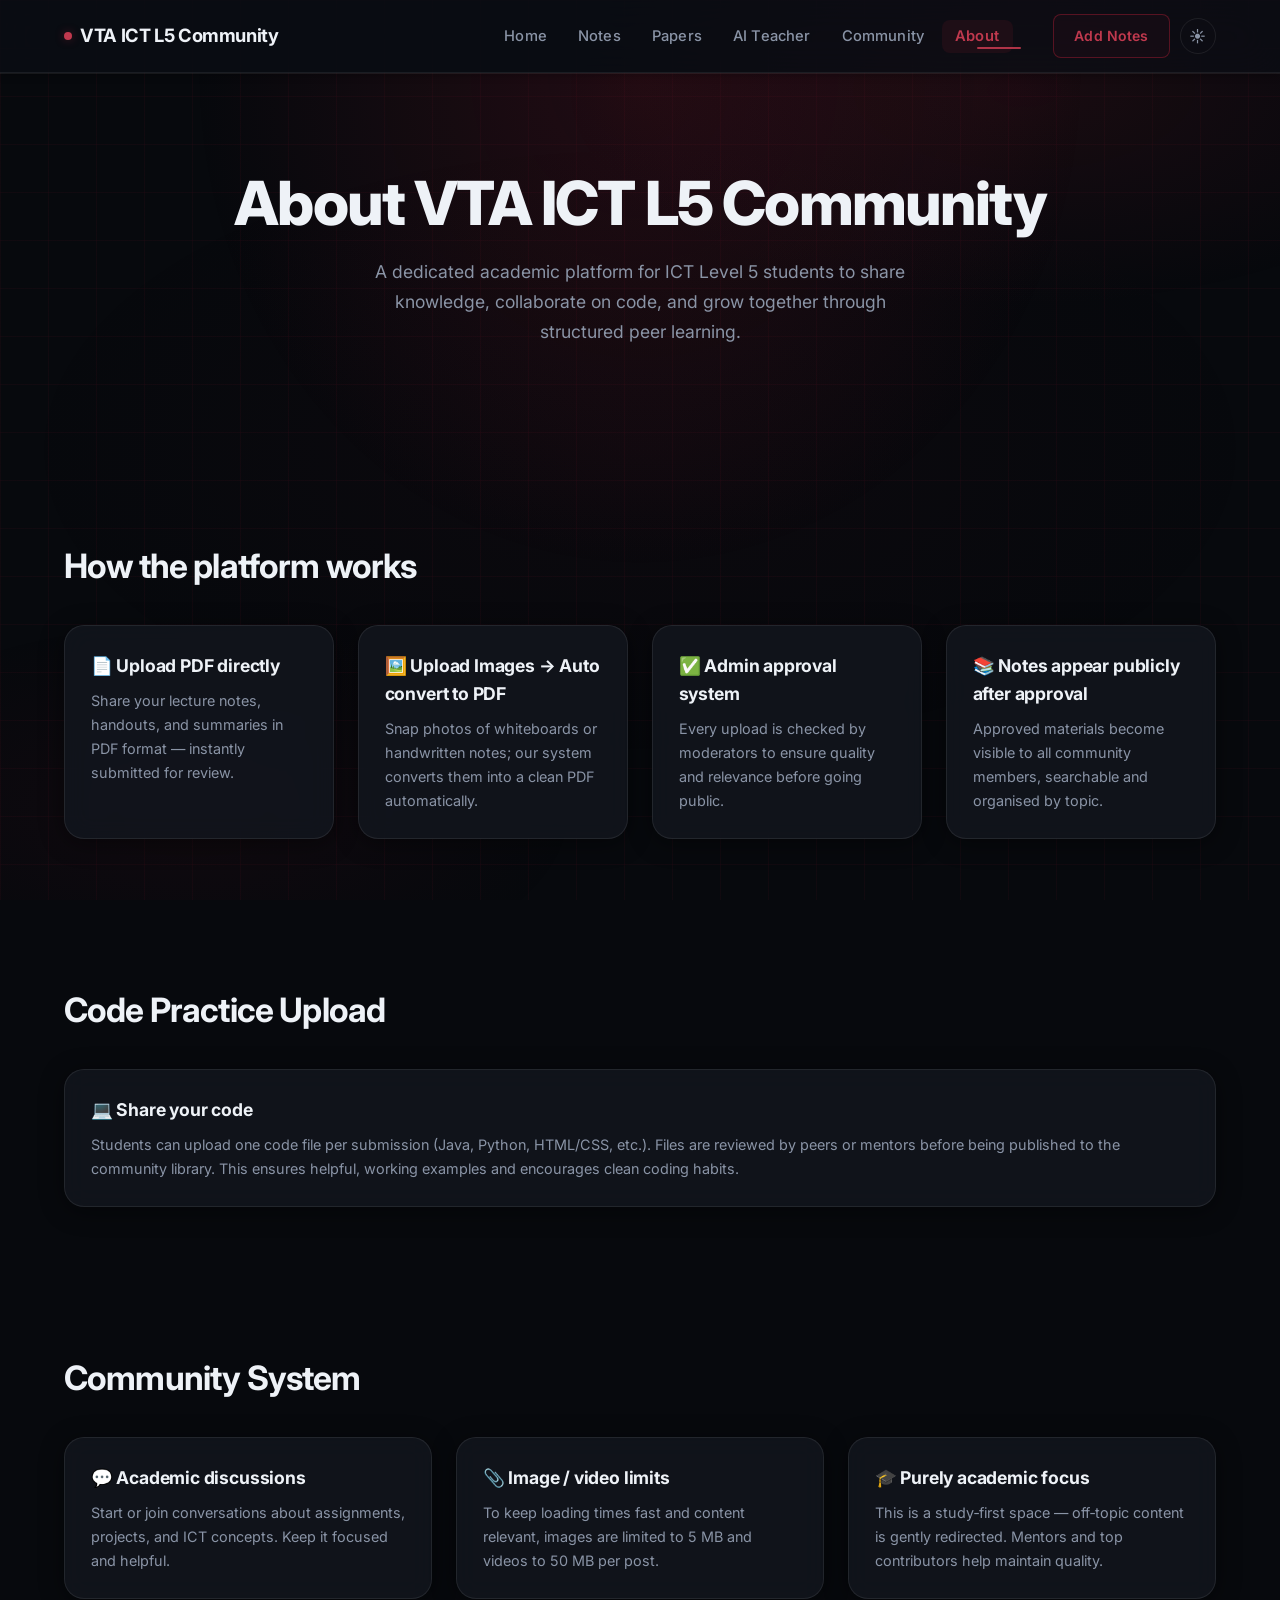
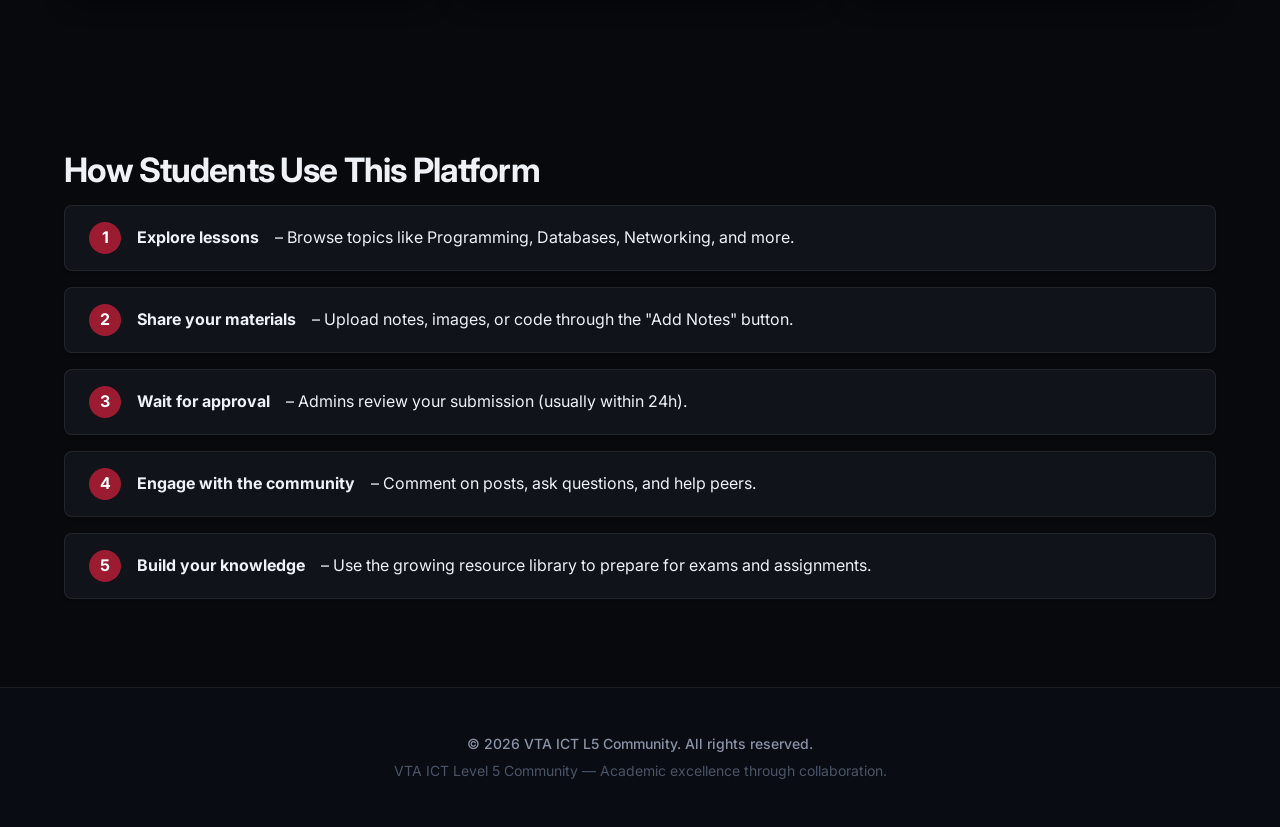
<file: about.html>
<!DOCTYPE html>
<html lang="en">

<head>
  <meta charset="UTF-8">
  <link rel="icon" type="image/png" href="assets/images/favicon.png">
  <meta name="viewport" content="width=device-width, initial-scale=1.0">
  <title>About · VTA ICT L5 Community</title>
  <link rel="stylesheet" href="assets/css/style.css">
  <link rel="stylesheet" href="assets/css/responsive.css">
  <link rel="stylesheet" href="assets/css/animations.css">
  <style>
    /* Active link highlight – matches primary color */
    .nav-links a.active {
      color: var(--primary-color);
      font-weight: 600;
    }

    /* Optional: subtle underline for active (like hover but persistent) */
    .nav-links a.active::after {
      transform: scaleX(1);
      opacity: 0.9;
    }

    /* Step list styling (clean, uses card background) */
    .step-list {
      list-style: none;
      padding: 0;
    }

    .step-list li {
      background-color: var(--card-color);
      border: 1px solid var(--border-color);
      border-radius: 8px;
      padding: 1rem 1.5rem;
      margin-bottom: 1rem;
      display: flex;
      align-items: center;
      gap: 1rem;
      box-shadow: 0 2px 4px rgba(0, 0, 0, 0.05);
    }

    .step-list li span.step-number {
      background-color: var(--primary-color);
      color: white;
      width: 2rem;
      height: 2rem;
      display: inline-flex;
      align-items: center;
      justify-content: center;
      border-radius: 50%;
      font-weight: 700;
      flex-shrink: 0;
    }

    .light-theme .step-list li span.step-number {
      color: white;
    }
  </style>
</head>

<body>
  <!-- Navbar (identical structure, added About link) -->
  <nav class="navbar">
    <div class="container">
      <div class="logo">VTA ICT L5 Community</div>
      <button class="mobile-menu-btn" aria-label="Menu">☰</button>
      <div class="nav-menu">
        <ul class="nav-links">
          <li><a href="/">Home</a></li>
          <li><a href="lesson">Notes</a></li>
          <li><a href="papers">Papers</a></li>
          <li><a href="teacher">AI Teacher</a></li>
          <li><a href="/community">Community</a></li>
          <li><a href="about.html" class="active" aria-current="page">About</a></li>
        </ul>
        <div class="nav-buttons">
          <a href="add-notes" class="btn btn-outline">Add Notes</a>
          <button id="theme-toggle" class="btn" aria-label="Toggle theme">☀️</button>
        </div>
      </div>
    </div>
  </nav>

  <main>
    <!-- Section 1: Hero -->
    <section class="hero">
      <div class="container">
        <h1>About VTA ICT L5 Community</h1>
        <p>A dedicated academic platform for ICT Level 5 students to share knowledge, collaborate on code, and grow together
          through structured peer learning.</p>
      </div>
    </section>

    <!-- Section 2: How the platform works (features grid) -->
    <section class="section">
      <div class="container">
        <h2>How the platform works</h2>
        <div class="grid">
          <div class="card">
            <h3>📄 Upload PDF directly</h3>
            <p>Share your lecture notes, handouts, and summaries in PDF format — instantly submitted for review.</p>
          </div>
          <div class="card">
            <h3>🖼️ Upload Images → Auto convert to PDF</h3>
            <p>Snap photos of whiteboards or handwritten notes; our system converts them into a clean PDF automatically.
            </p>
          </div>
          <div class="card">
            <h3>✅ Admin approval system</h3>
            <p>Every upload is checked by moderators to ensure quality and relevance before going public.</p>
          </div>
          <div class="card">
            <h3>📚 Notes appear publicly after approval</h3>
            <p>Approved materials become visible to all community members, searchable and organised by topic.</p>
          </div>
        </div>
      </div>
    </section>

    <!-- Section 3: Code Practice Upload (single feature card, but we use full-width layout inside grid) -->
    <section class="section">
      <div class="container">
        <h2>Code Practice Upload</h2>
        <div class="grid" style="grid-template-columns: 1fr;"> <!-- single column -->
          <div class="card">
            <h3>💻 Share your code</h3>
            <p>Students can upload one code file per submission (Java, Python, HTML/CSS, etc.). Files are reviewed by
              peers or mentors before being published to the community library. This ensures helpful, working examples
              and encourages clean coding habits.</p>
          </div>
        </div>
      </div>
    </section>

    <!-- Section 4: Community System -->
    <section class="section">
      <div class="container">
        <h2>Community System</h2>
        <div class="grid">
          <div class="card">
            <h3>💬 Academic discussions</h3>
            <p>Start or join conversations about assignments, projects, and ICT concepts. Keep it focused and helpful.
            </p>
          </div>
          <div class="card">
            <h3>📎 Image / video limits</h3>
            <p>To keep loading times fast and content relevant, images are limited to 5 MB and videos to 50 MB per post.
            </p>
          </div>
          <div class="card">
            <h3>🎓 Purely academic focus</h3>
            <p>This is a study‑first space — off‑topic content is gently redirected. Mentors and top contributors help
              maintain quality.</p>
          </div>
        </div>
      </div>
    </section>

    <!-- Section 5: How Students Use This Platform (step by step) -->
    <section class="section">
      <div class="container">
        <h2>How Students Use This Platform</h2>
        <ul class="step-list">
          <li><span class="step-number">1</span> <strong>Explore lessons</strong> – Browse topics like Programming,
            Databases, Networking, and more.</li>
          <li><span class="step-number">2</span> <strong>Share your materials</strong> – Upload notes, images, or code
            through the "Add Notes" button.</li>
          <li><span class="step-number">3</span> <strong>Wait for approval</strong> – Admins review your submission
            (usually within 24h).</li>
          <li><span class="step-number">4</span> <strong>Engage with the community</strong> – Comment on posts, ask
            questions, and help peers.</li>
          <li><span class="step-number">5</span> <strong>Build your knowledge</strong> – Use the growing resource
            library to prepare for exams and assignments.</li>
        </ul>
      </div>
    </section>
  </main>

  <!-- Footer (exactly as in index) -->
  <footer class="footer" id="siteFooter">
    <div class="container">
      <p>© 2026 VTA ICT L5 Community. All rights reserved.</p>
      <p>VTA ICT Level 5 Community — Academic excellence through collaboration.</p>
    </div>
  </footer>

  <script src="assets/js/ui.js"></script>
  <script>
    /* Hide footer inside Android WebView */
    (function () {
      var ua = navigator.userAgent || '';
      if (ua.includes('wv') || ua.includes('Median')) {
        var footer = document.getElementById('siteFooter');
        if (footer) footer.style.display = 'none';
      }
    })();
  </script>
</body>

</html>
</file>
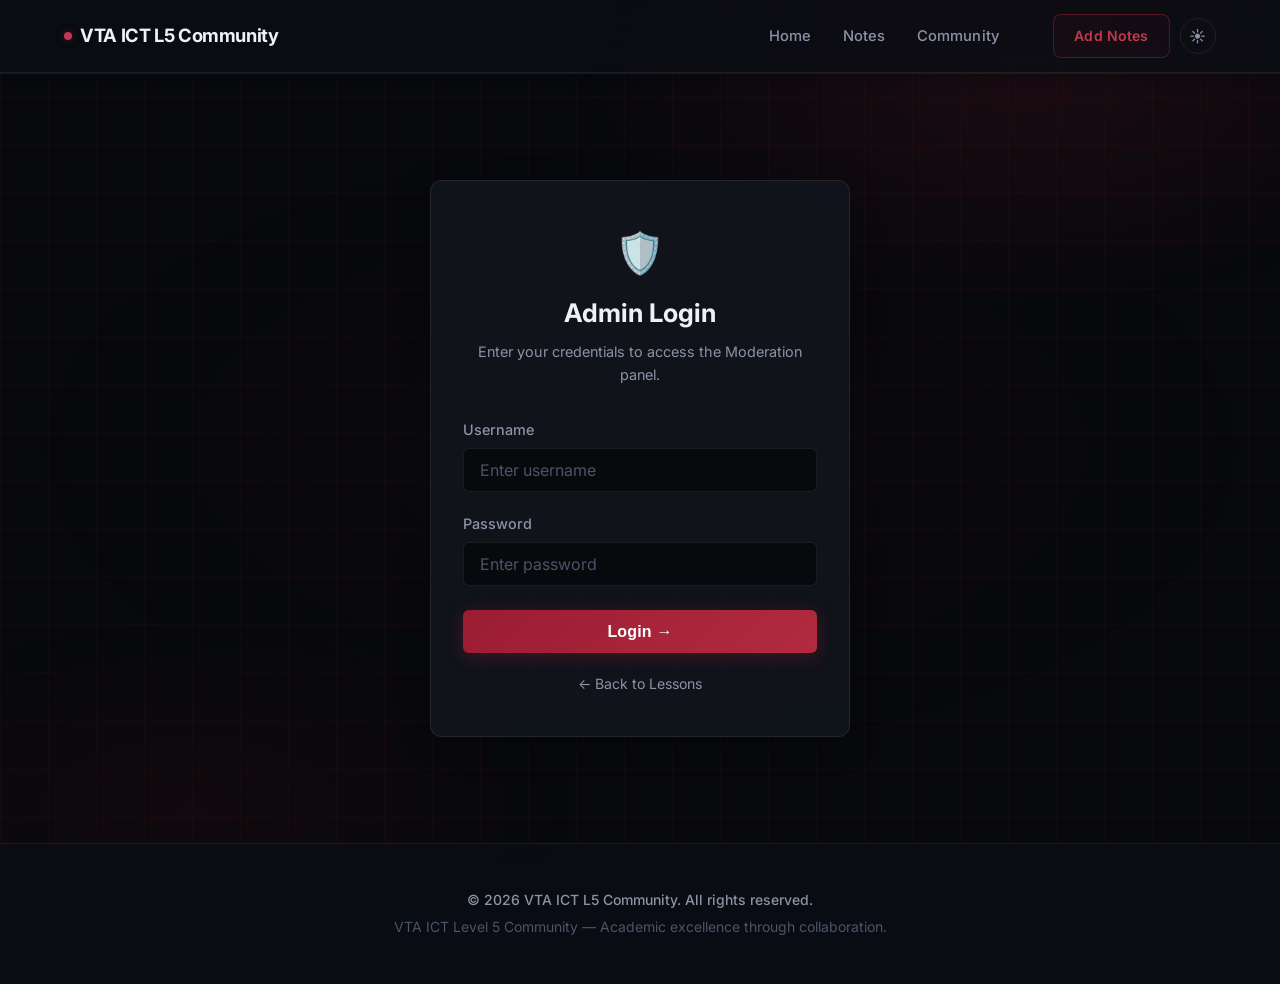
<file: admin-login.html>
<!DOCTYPE html>
<html lang="en">

<head>
    <meta charset="UTF-8">
    <link rel="icon" type="image/png" href="assets/images/favicon.png">
    <meta name="viewport" content="width=device-width, initial-scale=1.0">
    <title>Admin Login · VTA ICT L5 Community</title>
    <link rel="stylesheet" href="assets/css/style.css">
    <link rel="stylesheet" href="assets/css/animations.css">
    <style>
        /* ===== LOGIN PAGE LAYOUT ===== */
        .login-section {
            min-height: calc(100vh - 130px);
            display: flex;
            align-items: center;
            justify-content: center;
            padding: 60px 20px;
        }

        .login-card {
            background-color: var(--card-color);
            border: 1px solid var(--border-color);
            border-radius: 12px;
            padding: 2.5rem 2rem;
            width: 100%;
            max-width: 420px;
            box-shadow: 0 8px 32px rgba(0, 0, 0, 0.25);
            animation: scSlideUp 0.4s cubic-bezier(0.22, 1, 0.36, 1) forwards;
        }

        .login-icon {
            font-size: 2.5rem;
            text-align: center;
            margin-bottom: 0.5rem;
        }

        .login-card h1 {
            font-size: 1.6rem;
            font-weight: 700;
            text-align: center;
            margin-bottom: 0.4rem;
            color: var(--text-color);
        }

        .login-card .login-subtitle {
            text-align: center;
            color: var(--text-secondary);
            font-size: 0.9rem;
            margin-bottom: 2rem;
        }

        .form-group {
            margin-bottom: 1.25rem;
        }

        .form-group label {
            display: block;
            font-size: 0.9rem;
            font-weight: 500;
            color: var(--text-secondary);
            margin-bottom: 0.4rem;
        }

        .form-group input {
            width: 100%;
            padding: 0.7rem 1rem;
            background-color: var(--bg-color);
            border: 1px solid var(--border-color);
            border-radius: 6px;
            color: var(--text-color);
            font-size: 1rem;
            transition: border-color 0.2s ease;
        }

        .form-group input:focus {
            outline: none;
            border-color: var(--primary-color);
            box-shadow: 0 0 0 3px rgba(155, 28, 49, 0.12);
        }

        .btn-login {
            display: block;
            width: 100%;
            padding: 0.78rem 1.2rem;
            background: linear-gradient(135deg, #9B1C31, #b22b40);
            color: #fff;
            border: none;
            border-radius: 6px;
            font-size: 1rem;
            font-weight: 600;
            cursor: pointer;
            text-align: center;
            margin-top: 1.5rem;
            transition: background 0.22s ease, transform 0.18s ease, box-shadow 0.22s ease;
            box-shadow: 0 4px 18px rgba(155, 28, 49, 0.35);
            letter-spacing: 0.01em;
        }

        .btn-login:hover {
            background: linear-gradient(135deg, #b22b40, #c0394e);
            transform: translateY(-2px);
            box-shadow: 0 6px 24px rgba(155, 28, 49, 0.50);
        }

        .btn-login:active {
            transform: translateY(0);
        }

        .error-message {
            display: none;
            background: rgba(239, 68, 68, 0.12);
            border: 1px solid rgba(239, 68, 68, 0.4);
            color: #f87171;
            border-radius: 6px;
            padding: 0.7rem 1rem;
            font-size: 0.9rem;
            text-align: center;
            margin-top: 1rem;
            animation: scSlideUp 0.3s ease forwards;
        }

        .error-message.visible {
            display: block;
        }

        .back-link {
            display: block;
            text-align: center;
            margin-top: 1.25rem;
            color: var(--text-secondary);
            font-size: 0.88rem;
            text-decoration: none;
            transition: color 0.2s ease;
        }

        .back-link:hover {
            color: var(--primary-color);
        }

        @media (max-width: 480px) {
            .login-card {
                padding: 2rem 1.25rem;
            }
        }
    </style>
</head>

<body>
    <!-- Navbar (identical to other pages) -->
    <nav class="navbar">
        <div class="container">
            <div class="logo">VTA ICT L5 Community</div>
            <button class="mobile-menu-btn" aria-label="Menu">☰</button>
            <div class="nav-menu">
                <ul class="nav-links">
                    <li><a href="/">Home</a></li>
                    <li><a href="lesson">Notes</a></li>
                    <li><a href="#">Community</a></li>
                </ul>
                <div class="nav-buttons">
                    <a href="add-notes" class="btn btn-outline">Add Notes</a>
                    <button id="theme-toggle" class="btn" aria-label="Toggle theme">☀️</button>
                </div>
            </div>
        </div>
    </nav>

    <!-- Login Section -->
    <main class="login-section">
        <div class="login-card">
            <div class="login-icon">🛡️</div>
            <h1>Admin Login</h1>
            <p class="login-subtitle">Enter your credentials to access the Moderation panel.</p>

            <form id="loginForm" novalidate>
                <div class="form-group">
                    <label for="username">Username</label>
                    <input type="text" id="username" name="username" placeholder="Enter username"
                        autocomplete="username" required>
                </div>
                <div class="form-group">
                    <label for="password">Password</label>
                    <input type="password" id="password" name="password" placeholder="Enter password"
                        autocomplete="current-password" required>
                </div>

                <button type="submit" class="btn-login">Login →</button>

                <div id="errorMsg" class="error-message" role="alert">
                    Invalid username or password
                </div>
            </form>

            <a href="lesson" class="back-link">← Back to Lessons</a>
        </div>
    </main>

    <!-- Footer -->
    <footer class="footer" id="siteFooter">
        <div class="container">
            <p>© 2026 VTA ICT L5 Community. All rights reserved.</p>
            <p>VTA ICT Level 5 Community — Academic excellence through collaboration.</p>
        </div>
    </footer>

    <!-- Scripts -->
    <script src="assets/js/ui.js"></script>
    <script>
        // If already logged in, skip straight to admin
        if (localStorage.getItem('adminLoggedIn') === 'true') {
            window.location.href = 'admin.html';
        }

        const ADMIN_USERNAME = 'EshanJ';
        const ADMIN_PASSWORD = 'Ej2006Es';

        document.getElementById('loginForm').addEventListener('submit', function (e) {
            e.preventDefault();

            const username = document.getElementById('username').value.trim();
            const password = document.getElementById('password').value;
            const errorMsg = document.getElementById('errorMsg');

            if (username === ADMIN_USERNAME && password === ADMIN_PASSWORD) {
                // Correct credentials — store session and redirect
                localStorage.setItem('adminLoggedIn', 'true');
                window.location.href = 'admin.html';
            } else {
                // Wrong credentials — show error
                errorMsg.classList.add('visible');
                // Shake the card slightly
                document.querySelector('.login-card').style.animation = 'none';
                document.querySelector('.login-card').offsetHeight; // reflow
                document.getElementById('password').value = '';
                document.getElementById('password').focus();
            }
        });

        // Hide error message when user starts typing again
        document.getElementById('username').addEventListener('input', function () {
            document.getElementById('errorMsg').classList.remove('visible');
        });
        document.getElementById('password').addEventListener('input', function () {
            document.getElementById('errorMsg').classList.remove('visible');
        });
    </script>
    <script>
        /* Hide footer inside Android WebView */
        (function () {
            var ua = navigator.userAgent || '';
            if (ua.includes('wv') || ua.includes('Median')) {
                var footer = document.getElementById('siteFooter');
                if (footer) footer.style.display = 'none';
            }
        })();
    </script>
</body>

</html>
</file>
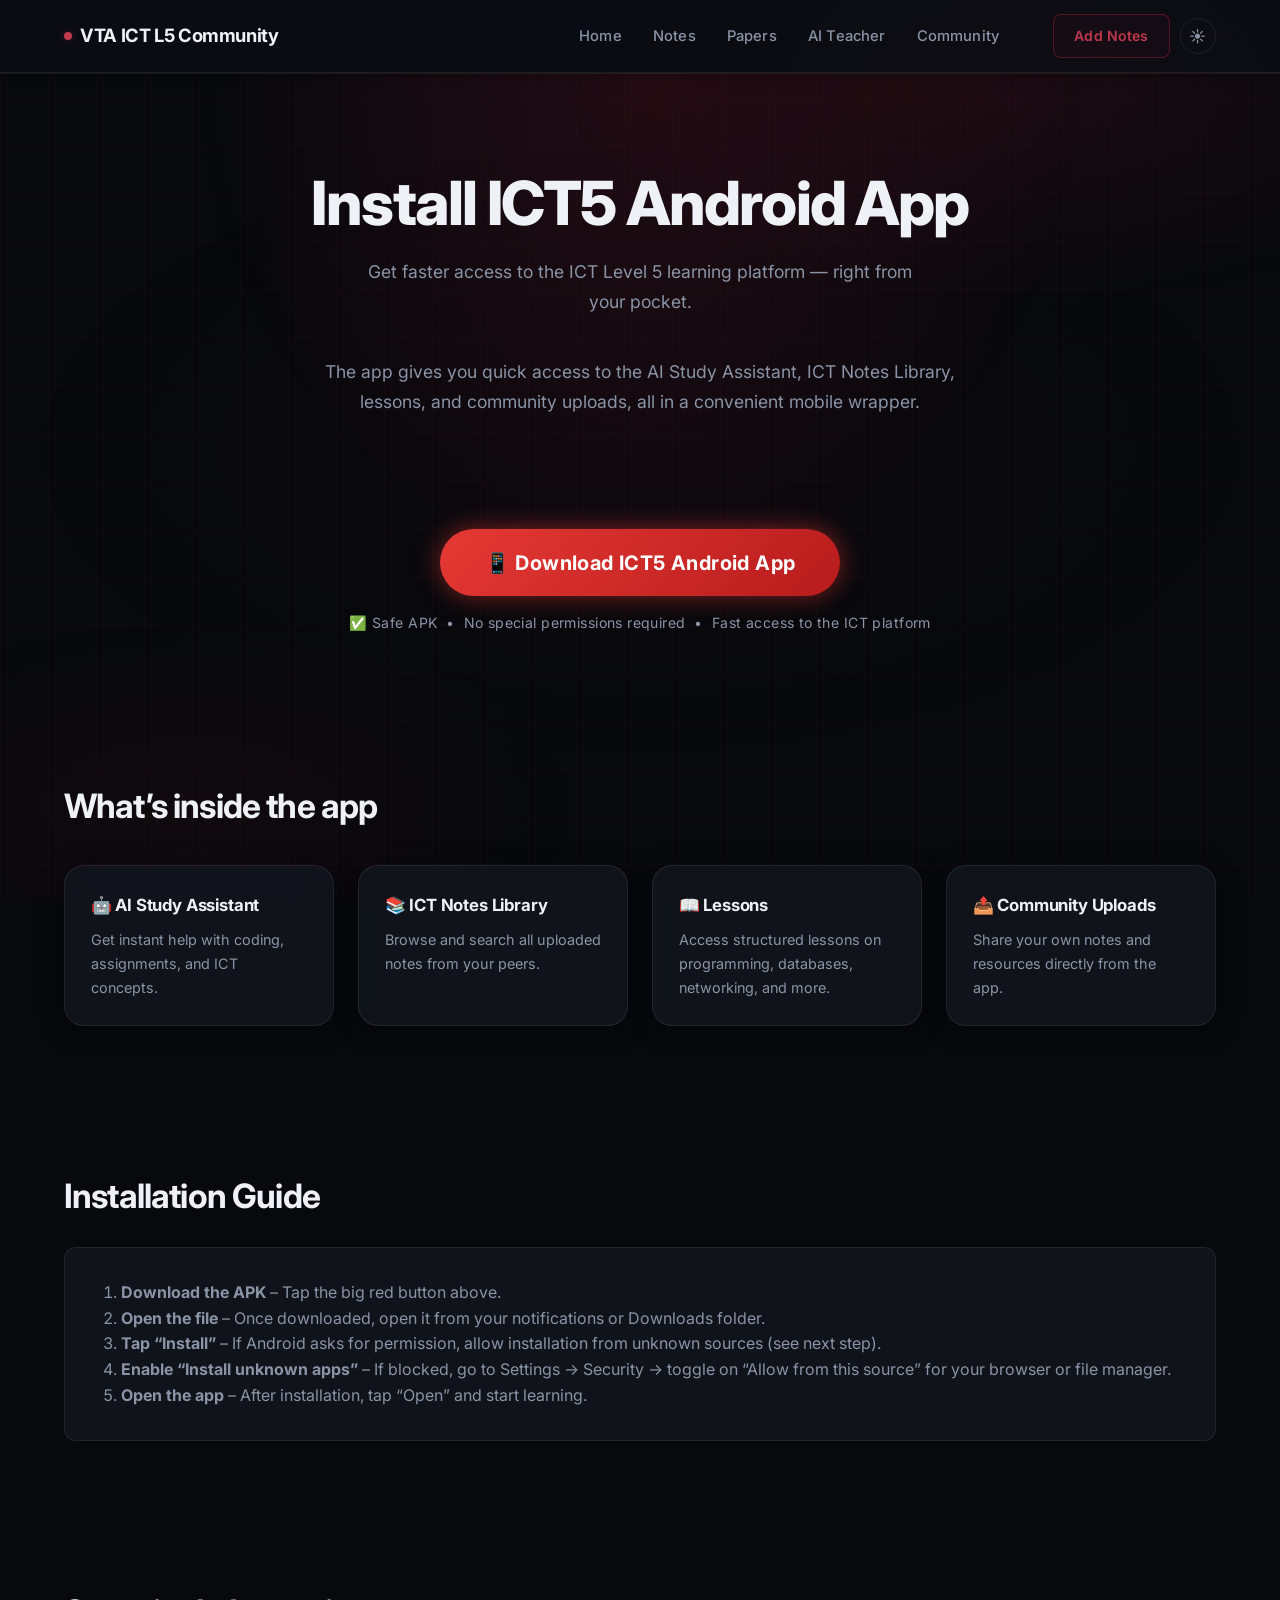
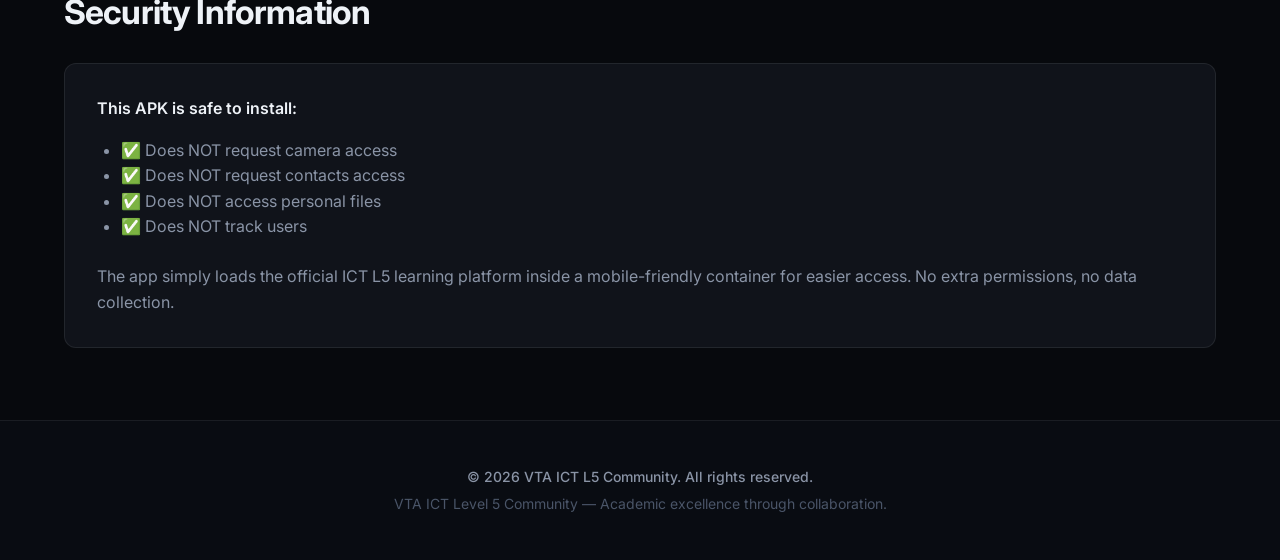
<file: download.html>
<!DOCTYPE html>
<html lang="en">

<head>
  <meta charset="UTF-8">
  <link rel="icon" type="image/png" href="assets/images/favicon.png">
  <meta name="viewport" content="width=device-width, initial-scale=1.0">
  <title>Download ICT5 Android App - VTA ICT L5 Community</title>
  <link rel="stylesheet" href="assets/css/style.css">
  <link rel="stylesheet" href="assets/css/responsive.css">
  <link rel="stylesheet" href="assets/css/animations.css">
  <style>
    /* ── APK Download CTA Button ── */
    .apk-download-btn {
      display: inline-flex;
      align-items: center;
      gap: 0.6rem;
      padding: 1.1rem 2.8rem;
      font-size: 1.25rem;
      font-weight: 700;
      color: #ffffff;
      background: linear-gradient(135deg, #e53935 0%, #b71c1c 100%);
      border: none;
      border-radius: 50px;
      text-decoration: none;
      cursor: pointer;
      box-shadow: 0 0 24px rgba(229, 57, 53, 0.55), 0 6px 20px rgba(0, 0, 0, 0.3);
      transition: transform 0.22s ease, box-shadow 0.22s ease, filter 0.22s ease;
      letter-spacing: 0.02em;
    }

    .apk-download-btn:hover {
      transform: scale(1.07);
      box-shadow: 0 0 42px rgba(229, 57, 53, 0.8), 0 10px 30px rgba(0, 0, 0, 0.35);
      filter: brightness(1.1);
    }

    .apk-download-btn:active {
      transform: scale(0.98);
      box-shadow: 0 0 16px rgba(229, 57, 53, 0.5);
    }

    .apk-trust-msg {
      margin-top: 1rem;
      font-size: 0.88rem;
      color: var(--text-secondary, #888);
      letter-spacing: 0.03em;
    }
  </style>
</head>

<body>
  <!-- Navbar (exactly as in /) -->
  <nav class="navbar">
    <div class="container">
      <div class="logo">VTA ICT L5 Community</div>
      <button class="mobile-menu-btn" aria-label="Menu">☰</button>
      <div class="nav-menu">
        <ul class="nav-links">
          <li><a href="/">Home</a></li>
          <li><a href="lesson">Notes</a></li>
          <li><a href="papers">Papers</a></li>
          <li><a href="teacher">AI Teacher</a></li>
          <li><a href="/community">Community</a></li>
        </ul>
        <div class="nav-buttons">
          <a href="add-notes" class="btn btn-outline">Add Notes</a>
          <button id="theme-toggle" class="btn" aria-label="Toggle theme">☀️</button>
        </div>
      </div>
    </div>
  </nav>

  <main>
    <!-- Hero Section -->
    <section class="hero">
      <div class="container">
        <h1>Install ICT5 Android App</h1>
        <p>Get faster access to the ICT Level 5 learning platform — right from your pocket.</p>
        <p style="max-width: 700px; margin: 1rem auto 2rem;">
          The app gives you quick access to the AI Study Assistant, ICT Notes Library, lessons, and community uploads,
          all in a convenient mobile wrapper.
        </p>
      </div>
    </section>

    <!-- Main Download Button -->
    <section class="section" style="text-align: center; padding-top: 0;">
      <div class="container">
        <a href="/ICT5.apk" class="apk-download-btn" download>
          📱 Download ICT5 Android App
        </a>
        <p class="apk-trust-msg">
          ✅ Safe APK &nbsp;•&nbsp; No special permissions required &nbsp;•&nbsp; Fast access to the ICT platform
        </p>
      </div>
    </section>

    <!-- App Features -->
    <section class="section features">
      <div class="container">
        <h2>What’s inside the app</h2>
        <div class="grid">
          <div class="card">
            <h3>🤖 AI Study Assistant</h3>
            <p>Get instant help with coding, assignments, and ICT concepts.</p>
          </div>
          <div class="card">
            <h3>📚 ICT Notes Library</h3>
            <p>Browse and search all uploaded notes from your peers.</p>
          </div>
          <div class="card">
            <h3>📖 Lessons</h3>
            <p>Access structured lessons on programming, databases, networking, and more.</p>
          </div>
          <div class="card">
            <h3>📤 Community Uploads</h3>
            <p>Share your own notes and resources directly from the app.</p>
          </div>
        </div>
      </div>
    </section>

    <!-- Installation Guide -->
    <section class="section">
      <div class="container">
        <h2>Installation Guide</h2>
        <div
          style="background: var(--card-color); border: 1px solid var(--border-color); border-radius: 12px; padding: 2rem; margin-top: 1.5rem;">
          <ol style="list-style: decimal; padding-left: 1.5rem; color: var(--text-secondary);">
            <li><strong>Download the APK</strong> – Tap the big red button above.</li>
            <li><strong>Open the file</strong> – Once downloaded, open it from your notifications or Downloads folder.
            </li>
            <li><strong>Tap “Install”</strong> – If Android asks for permission, allow installation from unknown sources
              (see next step).</li>
            <li><strong>Enable “Install unknown apps”</strong> – If blocked, go to Settings → Security → toggle on
              “Allow from this source” for your browser or file manager.</li>
            <li><strong>Open the app</strong> – After installation, tap “Open” and start learning.</li>
          </ol>
        </div>
      </div>
    </section>

    <!-- Security Information -->
    <section class="section">
      <div class="container">
        <h2>Security Information</h2>
        <div
          style="background: var(--card-color); border: 1px solid var(--border-color); border-radius: 12px; padding: 2rem; margin-top: 1.5rem;">
          <p style="margin-bottom: 1rem; font-weight: 600; color: var(--text-color);">This APK is safe to install:</p>
          <ul style="list-style: disc; padding-left: 1.5rem; color: var(--text-secondary);">
            <li>✅ Does NOT request camera access</li>
            <li>✅ Does NOT request contacts access</li>
            <li>✅ Does NOT access personal files</li>
            <li>✅ Does NOT track users</li>
          </ul>
          <p style="margin-top: 1.5rem; color: var(--text-secondary);">
            The app simply loads the official ICT L5 learning platform inside a mobile-friendly container for easier
            access. No extra permissions, no data collection.
          </p>
        </div>
      </div>
    </section>
  </main>

  <!-- Footer (same as /) -->
  <footer class="footer" id="siteFooter">
    <div class="container">
      <p>© 2026 VTA ICT L5 Community. All rights reserved.</p>
      <p>VTA ICT Level 5 Community — Academic excellence through collaboration.</p>
    </div>
  </footer>

  <script src="assets/js/ui.js"></script>
  <!-- Optional: include theme toggle JS if needed -->
  <script>
    /* Hide footer inside Android WebView */
    (function () {
      var ua = navigator.userAgent || '';
      if (ua.includes('wv') || ua.includes('Median')) {
        var footer = document.getElementById('siteFooter');
        if (footer) footer.style.display = 'none';
      }
    })();
  </script>
</body>

</html>
</file>
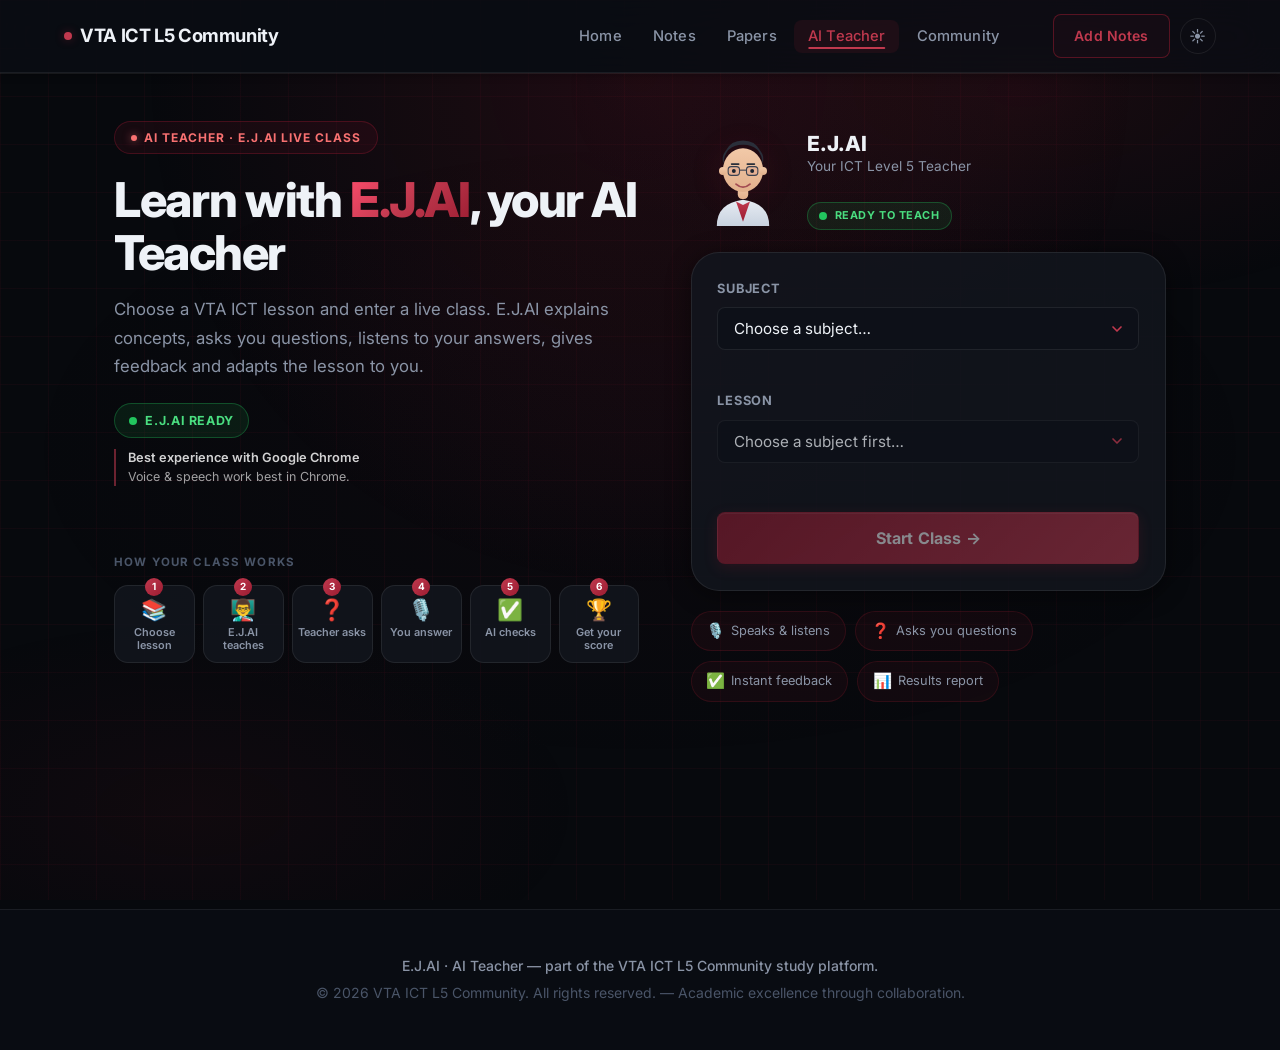
<file: teacher.html>
<!DOCTYPE html>
<html lang="en">

<head>
  <meta charset="UTF-8">
  <link rel="icon" type="image/png" href="assets/images/favicon.png">
  <meta name="viewport" content="width=device-width, initial-scale=1.0">
  <meta name="description"
    content="Learn ICT Level 5 with E.J.AI — your AI Teacher. Pick a subject and lesson, and get a live, conversational class with questions, feedback, and a results report.">
  <title>VTA ICT L5 Community · AI Teacher</title>
  <!-- Inter font for premium typography -->
  <link rel="preconnect" href="https://fonts.googleapis.com">
  <link rel="preconnect" href="https://fonts.gstatic.com" crossorigin>
  <link rel="stylesheet" href="assets/css/style.css">
  <link rel="stylesheet" href="assets/css/responsive.css">
  <link rel="stylesheet" href="assets/css/animations.css">
  <link rel="stylesheet" href="assets/css/teacher.css">
  <style>
    .teacher-chrome-note {
      display: flex;
      flex-direction: column;
      gap: 0.15rem;
      width: fit-content;
      margin-top: 0.7rem;
      padding-left: 0.75rem;
      border-left: 2px solid rgba(192, 57, 78, 0.55);
      color: rgba(255, 255, 255, 0.62);
      font-size: 0.78rem;
      line-height: 1.35;
    }

    .teacher-chrome-note strong {
      color: rgba(255, 255, 255, 0.82);
      font-size: 0.8rem;
      font-weight: 600;
    }

    .light-theme .teacher-chrome-note {
      color: rgba(20, 24, 34, 0.62);
    }

    .light-theme .teacher-chrome-note strong {
      color: rgba(20, 24, 34, 0.82);
    }

    @media (max-width: 768px) {
      .teacher-chrome-note {
        display: none;
      }
    }
  </style>
</head>

<body>
  <!-- Navbar -->
  <nav class="navbar">
    <div class="container">
      <div class="logo">VTA ICT L5 Community</div>
      <button class="mobile-menu-btn" aria-label="Menu" aria-expanded="false">☰</button>
      <div class="nav-menu">
        <ul class="nav-links">
          <li><a href="/">Home</a></li>
          <li><a href="lesson">Notes</a></li>
          <li><a href="papers">Papers</a></li>
          <li><a href="teacher" class="active" aria-current="page">AI Teacher</a></li>
          <li><a href="/community">Community</a></li>
        </ul>
        <div class="nav-buttons">
          <a href="add-notes" class="btn btn-outline">Add Notes</a>
          <button id="theme-toggle" class="btn" aria-label="Toggle theme">☀️</button>
        </div>
      </div>
    </div>
  </nav>

  <main class="teacher-main">
    <div class="teacher-wrap">
      <!-- ============================================================
           SCREEN 1 · SETUP
           ============================================================ -->
      <section class="teacher-screen active" id="screen-setup" aria-label="Choose your class">
        <div class="setup-hero">
          <div class="setup-intro">
            <span class="teacher-badge">AI Teacher · E.J.AI Live Class</span>
            <h1>Learn with <span class="accent">E.J.AI</span>, your AI Teacher</h1>
            <p class="lead">Choose a VTA ICT lesson and enter a live class. E.J.AI explains concepts, asks you
              questions, listens to your answers, gives feedback and adapts the lesson to you.</p>
            <span class="live-status"><span class="live-dot" aria-hidden="true"></span> E.J.AI Ready</span>
            <div class="teacher-chrome-note" aria-label="Browser recommendation">
              <strong id="teacherBrowserNotice">Best experience with Google Chrome</strong>
              <span>Voice &amp; speech work best in Chrome.</span>
            </div>
          </div>
          <div class="setup-panel">
            <div class="setup-teacher">
              <div class="teacher-avatar setup-avatar state-idle" role="img" aria-label="E.J.AI teacher avatar">
                <div class="avatar-glow"></div>
                <svg class="avatar-svg" viewBox="0 0 200 220" xmlns="http://www.w3.org/2000/svg">
                  <defs>
                    <linearGradient id="skinB" x1="0" y1="0" x2="0" y2="1">
                      <stop offset="0" stop-color="#f2c9a8" />
                      <stop offset="1" stop-color="#e2b08c" />
                    </linearGradient>
                    <linearGradient id="shirtB" x1="0" y1="0" x2="0" y2="1">
                      <stop offset="0" stop-color="#e7ecf3" />
                      <stop offset="1" stop-color="#c8d2df" />
                    </linearGradient>
                    <linearGradient id="tieB" x1="0" y1="0" x2="0" y2="1">
                      <stop offset="0" stop-color="#c0394e" />
                      <stop offset="1" stop-color="#9B1C31" />
                    </linearGradient>
                  </defs>
                  <path d="M40 220 Q40 168 100 160 Q160 168 160 220 Z" fill="url(#shirtB)" />
                  <path d="M84 164 L100 210 L116 164 L100 172 Z" fill="url(#tieB)" />
                  <rect x="88" y="128" width="24" height="30" rx="10" fill="url(#skinB)" />
                  <ellipse cx="100" cy="92" rx="46" ry="50" fill="url(#skinB)" />
                  <circle cx="54" cy="94" r="9" fill="url(#skinB)" />
                  <circle cx="146" cy="94" r="9" fill="url(#skinB)" />
                  <path
                    d="M55 78 Q58 34 100 34 Q142 34 145 78 Q150 60 140 48 Q128 24 100 24 Q72 24 60 48 Q50 60 55 78 Z"
                    fill="#2a2f3a" />
                  <rect class="brow" x="72" y="76" width="20" height="4" rx="2" fill="#2a2f3a" />
                  <rect class="brow" x="108" y="76" width="20" height="4" rx="2" fill="#2a2f3a" />
                  <g stroke="#3a4150" stroke-width="2.5" fill="rgba(192,57,78,0.08)">
                    <rect x="66" y="84" width="26" height="20" rx="7" />
                    <rect x="108" y="84" width="26" height="20" rx="7" />
                    <line x1="92" y1="92" x2="108" y2="92" />
                  </g>
                  <circle class="eye left" cx="79" cy="94" r="4.5" fill="#1b2430" />
                  <circle class="eye right" cx="121" cy="94" r="4.5" fill="#1b2430" />
                  <path class="mouth" d="M84 124 Q100 138 116 124" fill="none" stroke="#a24b52" stroke-width="4"
                    stroke-linecap="round" />
                </svg>
              </div>
              <div class="setup-teacher-meta">
                <div class="stage-name">E.J.AI</div>
                <div class="stage-role">Your ICT Level 5 Teacher</div>
                <span class="live-status live-status-sm"><span class="live-dot" aria-hidden="true"></span> Ready to
                  teach</span>
              </div>
            </div>
            <div class="setup-card">
              <div class="setup-field">
                <label for="subjectSelect">Subject</label>
                <select id="subjectSelect" aria-describedby="subjectHint">
                  <option value="" disabled selected hidden>Choose a subject…</option>
                </select>
                <span class="hint" id="subjectHint"></span>
              </div>
              <div class="setup-field">
                <label for="lessonSelect">Lesson</label>
                <select id="lessonSelect" aria-describedby="lessonHint" disabled>
                  <option value="" disabled selected hidden>Choose a subject first…</option>
                </select>
                <span class="hint" id="lessonHint"></span>
              </div>

              <div class="lesson-outline empty" id="lessonOutline">
                <h4>What you'll learn</h4>
                <ul id="outlineList"></ul>
              </div>

              <button class="btn btn-primary setup-start" id="startClassBtn" disabled>Start Class →</button>
            </div>
            <div class="setup-features">
              <span class="feat"><span>🎙️</span> Speaks &amp; listens</span>
              <span class="feat"><span>❓</span> Asks you questions</span>
              <span class="feat"><span>✅</span> Instant feedback</span>
              <span class="feat"><span>📊</span> Results report</span>
            </div>
          </div>
          <div class="how-works">
            <span class="how-works-title">How your class works</span>
            <ol class="how-steps">
              <li><span class="hs-ico">📚</span><span class="hs-txt">Choose lesson</span></li>
              <li><span class="hs-ico">👨‍🏫</span><span class="hs-txt">E.J.AI teaches</span></li>
              <li><span class="hs-ico">❓</span><span class="hs-txt">Teacher asks</span></li>
              <li><span class="hs-ico">🎙️</span><span class="hs-txt">You answer</span></li>
              <li><span class="hs-ico">✅</span><span class="hs-txt">AI checks</span></li>
              <li><span class="hs-ico">🏆</span><span class="hs-txt">Get your score</span></li>
            </ol>
          </div>
        </div>
      </section>
      <!-- ============================================================
           SCREEN 2 · CLASS
           ============================================================ -->
      <section class="teacher-screen" id="screen-class" aria-label="Live class">
        <div class="class-topbar">
          <div class="class-meta">
            <div class="class-subject" id="classSubject">Subject</div>
            <div class="class-lesson" id="classLesson">Lesson</div>
          </div>
          <div class="class-topbar-actions">
            <span class="phase-chip" id="phaseChip">Teaching</span>
            <button class="btn btn-outline class-end-btn" id="endClassBtn">End Class</button>
          </div>
        </div>

        <div class="class-progress" role="progressbar" aria-label="Class progress" aria-valuemin="0" aria-valuemax="100"
          aria-valuenow="0" id="progressWrap">
          <div class="bar" id="progressBar"></div>
        </div>

        <div class="class-metrics" id="classMetrics">
          <span class="metric metric-q"><span class="metric-ico">❓</span><span id="qCounter">Getting your class
              ready…</span></span>
          <span class="metric metric-mastery"><span class="metric-ico">🧠</span> Concept mastery <b
              id="masteryVal">0%</b></span>
        </div>

        <div class="class-grid">
          <!-- Stage / avatar -->
          <div class="teacher-stage">
            <div class="teacher-avatar state-idle" id="avatar" role="img" aria-label="E.J.AI teacher avatar">
              <div class="avatar-glow"></div>
              <div class="thinking-bubble" aria-hidden="true"><span></span><span></span><span></span></div>
              <div class="sound-rings" aria-hidden="true"><span></span><span></span></div>
              <svg class="avatar-svg" viewBox="0 0 200 220" xmlns="http://www.w3.org/2000/svg">
                <defs>
                  <linearGradient id="skin" x1="0" y1="0" x2="0" y2="1">
                    <stop offset="0" stop-color="#f2c9a8" />
                    <stop offset="1" stop-color="#e2b08c" />
                  </linearGradient>
                  <linearGradient id="shirt" x1="0" y1="0" x2="0" y2="1">
                    <stop offset="0" stop-color="#e7ecf3" />
                    <stop offset="1" stop-color="#c8d2df" />
                  </linearGradient>
                  <linearGradient id="tie" x1="0" y1="0" x2="0" y2="1">
                    <stop offset="0" stop-color="#c0394e" />
                    <stop offset="1" stop-color="#9B1C31" />
                  </linearGradient>
                </defs>
                <!-- shoulders / shirt -->
                <path d="M40 220 Q40 168 100 160 Q160 168 160 220 Z" fill="url(#shirt)" />
                <path d="M84 164 L100 210 L116 164 L100 172 Z" fill="url(#tie)" />
                <path d="M84 164 Q100 182 116 164 L100 172 Z" fill="#0d1018" opacity="0.15" />
                <!-- neck -->
                <rect x="88" y="128" width="24" height="30" rx="10" fill="url(#skin)" />
                <!-- head -->
                <ellipse cx="100" cy="92" rx="46" ry="50" fill="url(#skin)" />
                <!-- ears -->
                <circle cx="54" cy="94" r="9" fill="url(#skin)" />
                <circle cx="146" cy="94" r="9" fill="url(#skin)" />
                <!-- hair -->
                <path d="M55 78 Q58 34 100 34 Q142 34 145 78 Q150 60 140 48 Q128 24 100 24 Q72 24 60 48 Q50 60 55 78 Z"
                  fill="#2a2f3a" />
                <path d="M60 74 Q70 58 100 58 Q130 58 140 74 Q140 60 100 56 Q60 60 60 74 Z" fill="#1f2430" />
                <!-- eyebrows -->
                <rect class="brow" x="72" y="76" width="20" height="4" rx="2" fill="#2a2f3a" />
                <rect class="brow" x="108" y="76" width="20" height="4" rx="2" fill="#2a2f3a" />
                <!-- glasses -->
                <g stroke="#3a4150" stroke-width="2.5" fill="rgba(192,57,78,0.08)">
                  <rect x="66" y="84" width="26" height="20" rx="7" />
                  <rect x="108" y="84" width="26" height="20" rx="7" />
                  <line x1="92" y1="92" x2="108" y2="92" />
                </g>
                <!-- eyes -->
                <circle class="eye left" cx="79" cy="94" r="4.5" fill="#1b2430" />
                <circle class="eye right" cx="121" cy="94" r="4.5" fill="#1b2430" />
                <!-- nose -->
                <path d="M100 100 Q96 112 100 116 Q104 116 104 114" fill="none" stroke="#c99a76" stroke-width="2.5"
                  stroke-linecap="round" />
                <!-- mouth -->
                <path class="mouth" d="M84 124 Q100 138 116 124" fill="none" stroke="#a24b52" stroke-width="4"
                  stroke-linecap="round" />
              </svg>
            </div>
            <div class="stage-name">E.J.AI</div>
            <div class="stage-role">Your ICT Level 5 Teacher</div>
            <span class="status-pill" id="statusPill">
              <span class="dot"></span><span id="statusText">Ready</span>
            </span>
            <div class="speech-controls">
              <button class="speech-btn" id="muteBtn" aria-label="Mute voice" title="Mute / unmute">🔊</button>
              <button class="speech-btn" id="replayBtn" aria-label="Replay" title="Replay last line">🔁</button>
              <button class="speech-btn" id="stopBtn" aria-label="Stop speaking" title="Stop speaking">⏹️</button>
            </div>
          </div>

          <!-- Interaction -->
          <div class="class-interaction">
            <div class="teacher-say" id="teacherSay" aria-live="polite">
              <span class="say-label">E.J.AI says</span>
              <span class="say-text" id="sayText"></span>
            </div>
            <div class="teacher-board empty" id="board">
              <div class="board-concept" id="boardConcept"></div>
              <ul class="board-points" id="boardPoints"></ul>
              <pre class="board-code" id="boardCode" hidden></pre>
            </div>

            <div class="feedback empty" id="feedback" aria-live="polite">
              <span class="verdict" id="verdict"></span>
              <div class="verdict-text" id="verdictText"></div>
            </div>

            <div class="question-box empty" id="questionBox">
              <span class="q-label">Question</span>
              <div class="q-text" id="questionText"></div>
            </div>

            <div class="answer-area hidden" id="answerArea">
              <div class="transcript" id="transcript" aria-live="polite"></div>
              <div class="answer-input-row">
                <textarea id="answerInput" rows="2" placeholder="Type your answer, or tap the mic to speak…"
                  aria-label="Your answer"></textarea>
                <button class="mic-btn" id="micBtn" aria-label="Answer by voice" title="Answer by voice">🎤</button>
              </div>
              <div class="answer-actions">
                <span class="spacer"></span>
                <button class="btn hint-btn" id="skipQuestionBtn" type="button">Skip Question</button>
                <button class="btn btn-primary answer-submit" id="submitAnswerBtn">Submit Answer</button>
              </div>
            </div>

            <div class="class-continue hidden" id="continueRow">
              <button class="btn btn-primary continue-btn" id="continueBtn">Continue →</button>
            </div>
          </div>
        </div>
      </section>
      <!-- ============================================================
           SCREEN 3 · RESULTS
           ============================================================ -->
      <section class="teacher-screen" id="screen-results" aria-label="Class results">
        <div class="results-wrap">
          <div class="results-head">
            <div class="results-eyebrow"><span class="results-trophy">🏆</span> Class Complete</div>
            <h2 id="resultsTitle">Your Results</h2>
            <p id="resultsSubtitle"></p>
          </div>

          <div class="results-top">
            <div class="score-card">
              <div class="score-ring">
                <svg viewBox="0 0 120 120" aria-hidden="true">
                  <defs>
                    <linearGradient id="scoreGrad" x1="0" y1="0" x2="1" y2="1">
                      <stop offset="0" stop-color="#ff4d6d" />
                      <stop offset="0.5" stop-color="#c0394e" />
                      <stop offset="1" stop-color="#9B1C31" />
                    </linearGradient>
                  </defs>
                  <circle class="track" cx="60" cy="60" r="52" />
                  <circle class="fill" id="scoreFill" cx="60" cy="60" r="52" />
                </svg>
                <div class="score-num"><b id="scoreNum">0</b><small>out of 100</small></div>
              </div>
              <div class="score-grade" id="scoreGrade">—</div>
              <div class="score-sub" id="scoreSub"></div>
            </div>

            <div class="results-stats">
              <div class="stat-tile">
                <span class="stat-ico">📝</span>
                <span class="stat-val" id="statAnswered">0</span>
                <span class="stat-lbl">Questions answered</span>
              </div>
              <div class="stat-tile">
                <span class="stat-ico">✅</span>
                <span class="stat-val" id="statCorrect">0</span>
                <span class="stat-lbl">Correct answers</span>
              </div>
              <div class="stat-tile">
                <span class="stat-ico">🎯</span>
                <span class="stat-val" id="statAccuracy">0%</span>
                <span class="stat-lbl">Accuracy</span>
              </div>
              <div class="stat-tile">
                <span class="stat-ico">📚</span>
                <span class="stat-val" id="statConcepts">0</span>
                <span class="stat-lbl">Concepts covered</span>
              </div>
            </div>
          </div>
          <div class="concept-cols">
            <div class="concept-panel good">
              <h3>Concepts understood</h3>
              <ul id="goodList"></ul>
              <p class="none" id="goodNone" hidden>Keep practising — you'll get there!</p>
            </div>
            <div class="concept-panel work">
              <h3>Needs more practice</h3>
              <ul id="workList"></ul>
              <p class="none" id="workNone" hidden>Nothing flagged — great work! 🎉</p>
            </div>
          </div>

          <div class="reco-card">
            <div class="reco-ico">🚀</div>
            <div class="reco-body">
              <div class="reco-label">Recommended next</div>
              <div class="reco-title" id="recoTitle">—</div>
              <div class="reco-sub" id="recoSub"></div>
            </div>
            <button class="btn btn-primary reco-go" id="recoGoBtn">Start this next →</button>
          </div>

          <div class="results-actions">
            <button class="btn btn-outline" id="retryBtn">🔁 Retake this lesson</button>
            <button class="btn btn-primary" id="newLessonBtn">📚 Choose another lesson</button>
          </div>
        </div>
      </section>
    </div>
  </main>
  <footer class="footer">
    <div class="container">
      <p>E.J.AI · AI Teacher — part of the VTA ICT L5 Community study platform.</p>
      <p>© 2026 VTA ICT L5 Community. All rights reserved. — Academic excellence through collaboration.</p>
    </div>
  </footer>

  <script src="assets/js/ui.js"></script>
  <script src="assets/js/teacherData.js"></script>
  <script src="assets/js/teacher.js"></script>
  <script>
    (() => {
      const notice = document.getElementById('teacherBrowserNotice');
      const brands = navigator.userAgentData && navigator.userAgentData.brands;
      const isChrome = Array.isArray(brands)
        ? brands.some(brand => brand.brand === 'Google Chrome')
        : /Chrome\//.test(navigator.userAgent) && !/(Edg|OPR|SamsungBrowser)\//.test(navigator.userAgent);
      if (notice && isChrome) notice.textContent = '✓ Chrome detected · Best experience';
    })();
  </script>
</body>

</html>
</file>
<file: assets/css/style.css>
/* ============================================================
   VTA ICT L5 Community — Premium 2026 Design System
   Main stylesheet: variables, reset, navbar, buttons, hero,
   cards, footer, inputs, responsive
   ============================================================ */

/* ── Google Fonts ── */
@import url('https://fonts.googleapis.com/css2?family=Inter:wght@300;400;500;600;700;800&display=swap');

/* ============================================================
   DESIGN TOKENS — CSS VARIABLES
   ============================================================ */
:root {
  /* Core Palette — Dark (default) */
  --bg-color:          #07090d;
  --bg-secondary:      #0d1018;
  --card-color:        rgba(18, 22, 30, 0.85);
  --card-solid:        #12161e;
  --text-color:        #eef2f7;
  --text-secondary:    #8a94a6;
  --text-muted:        #4a5568;

  /* Brand Red */
  --primary-color:     #9B1C31;
  --primary-bright:    #c0394e;
  --primary-glow:      rgba(155, 28, 49, 0.45);
  --primary-subtle:    rgba(155, 28, 49, 0.12);
  --hover-color:       #b22b40;

  /* Borders & Glass */
  --border-color:      rgba(255, 255, 255, 0.08);
  --border-glow:       rgba(155, 28, 49, 0.35);
  --glass-bg:          rgba(12, 15, 22, 0.72);
  --glass-border:      rgba(255, 255, 255, 0.07);

  /* Shadows */
  --shadow-sm:         0 2px 8px rgba(0, 0, 0, 0.3);
  --shadow-md:         0 4px 24px rgba(0, 0, 0, 0.45);
  --shadow-lg:         0 8px 40px rgba(0, 0, 0, 0.6);
  --shadow-red:        0 0 24px rgba(155, 28, 49, 0.3);
  --shadow-red-lg:     0 0 48px rgba(155, 28, 49, 0.4);

  /* Radii */
  --radius-sm:         8px;
  --radius-md:         14px;
  --radius-lg:         20px;
  --radius-xl:         28px;
  --radius-full:       9999px;

  /* Transitions */
  --ease-out:          cubic-bezier(0.16, 1, 0.3, 1);
  --ease-spring:       cubic-bezier(0.22, 1, 0.36, 1);
  --transition-fast:   0.15s var(--ease-out);
  --transition-base:   0.25s var(--ease-out);
  --transition-slow:   0.4s var(--ease-out);
}

/* ── Light Theme Overrides ── */
.light-theme {
  --bg-color:          #f0f2f8;
  --bg-secondary:      #e8eaf2;
  --card-color:        rgba(255, 255, 255, 0.92);
  --card-solid:        #ffffff;
  --text-color:        #0f1219;
  --text-secondary:    #4a5568;
  --text-muted:        #718096;
  --border-color:      rgba(0, 0, 0, 0.08);
  --glass-bg:          rgba(255, 255, 255, 0.7);
  --glass-border:      rgba(0, 0, 0, 0.06);
  --shadow-md:         0 4px 24px rgba(0, 0, 0, 0.1);
  --shadow-lg:         0 8px 40px rgba(0, 0, 0, 0.15);
}

/* ============================================================
   RESET & BASE
   ============================================================ */
*, *::before, *::after {
  margin: 0;
  padding: 0;
  box-sizing: border-box;
}

html {
  scroll-behavior: smooth;
  -webkit-text-size-adjust: 100%;
  overflow-x: hidden;
}

body {
  font-family: 'Inter', -apple-system, BlinkMacSystemFont, 'Segoe UI', sans-serif;
  background-color: var(--bg-color);
  color: var(--text-color);
  line-height: 1.6;
  min-height: 100vh;
  -webkit-font-smoothing: antialiased;
  -moz-osx-font-smoothing: grayscale;
  overflow-x: hidden;
  width: 100%;
}

/* ── Global smooth transitions (non-layout properties only) ── */
a, button, input, textarea, select {
  transition:
    color var(--transition-fast),
    background-color var(--transition-fast),
    border-color var(--transition-fast),
    box-shadow var(--transition-fast),
    opacity var(--transition-fast);
}

/* ============================================================
   LAYOUT
   ============================================================ */
.container {
  max-width: 1200px;
  margin: 0 auto;
  padding: 0 24px;
}

.section {
  padding: 72px 0;
}

/* ============================================================
   NAVBAR — Floating Glass
   ============================================================ */
.navbar {
  background: var(--glass-bg);
  backdrop-filter: blur(20px);
  -webkit-backdrop-filter: blur(20px);
  border-bottom: 1px solid var(--glass-border);
  position: sticky;
  top: 0;
  z-index: 200;
  box-shadow: 0 1px 0 var(--glass-border), var(--shadow-sm);
  transition: background var(--transition-base), box-shadow var(--transition-base);
}

.navbar.scrolled {
  background: rgba(7, 9, 13, 0.92);
  box-shadow: 0 1px 0 var(--glass-border), 0 4px 20px rgba(0, 0, 0, 0.4);
}

.light-theme .navbar {
  background: rgba(240, 242, 248, 0.85);
}

.light-theme .navbar.scrolled {
  background: rgba(240, 242, 248, 0.96);
}

.navbar .container {
  display: flex;
  align-items: center;
  justify-content: space-between;
  padding: 0.9rem 24px;
  min-height: 64px;
}

/* ── Logo ── */
.logo {
  font-size: 1.15rem;
  font-weight: 700;
  color: var(--text-color);
  letter-spacing: -0.02em;
  text-decoration: none;
  display: flex;
  align-items: center;
  gap: 0.5rem;
  position: relative;
}

.logo::before {
  content: '';
  display: inline-block;
  width: 8px;
  height: 8px;
  border-radius: 50%;
  background: var(--primary-bright);
  box-shadow: 0 0 10px var(--primary-glow);
  flex-shrink: 0;
  animation: logoPulse 2.5s ease-in-out infinite;
}

@keyframes logoPulse {
  0%, 100% { box-shadow: 0 0 6px var(--primary-glow); }
  50%       { box-shadow: 0 0 18px rgba(155, 28, 49, 0.7); }
}

/* ── Nav Menu (desktop) ── */
.nav-menu {
  display: flex;
  align-items: center;
  gap: 2.5rem;
}

.nav-links {
  display: flex;
  list-style: none;
  gap: 0.25rem;
  align-items: center;
}

.nav-links a {
  color: var(--text-secondary);
  text-decoration: none;
  font-weight: 500;
  font-size: 0.92rem;
  padding: 0.45rem 0.85rem;
  border-radius: var(--radius-sm);
  position: relative;
  letter-spacing: 0.01em;
  transition:
    color var(--transition-fast),
    background-color var(--transition-fast);
}

.nav-links a:hover {
  color: var(--text-color);
  background: rgba(255, 255, 255, 0.05);
}

.nav-links a.active,
.nav-links a[style*="primary-color"] {
  color: var(--primary-bright) !important;
  background: var(--primary-subtle);
}

/* Animated underline */
.nav-links a::after {
  content: '';
  position: absolute;
  bottom: 4px;
  left: 50%;
  width: 0;
  height: 1.5px;
  background: var(--primary-bright);
  border-radius: 2px;
  transform: translateX(-50%);
  transition: width var(--transition-base);
}

.nav-links a:hover::after,
.nav-links a.active::after {
  width: calc(100% - 1.7rem);
}

/* ── Nav Buttons ── */
.nav-buttons {
  display: flex;
  gap: 0.6rem;
  align-items: center;
}

/* ── Hamburger Button ── */
.mobile-menu-btn {
  display: none;
  background: transparent;
  border: 1px solid var(--border-color);
  border-radius: var(--radius-sm);
  width: 40px;
  height: 40px;
  color: var(--text-color);
  cursor: pointer;
  font-size: 0;
  align-items: center;
  justify-content: center;
  flex-direction: column;
  gap: 5px;
  padding: 10px;
  transition: border-color var(--transition-fast), background var(--transition-fast);
}

.mobile-menu-btn:hover {
  border-color: var(--primary-bright);
  background: var(--primary-subtle);
}

/* Hamburger lines (generated with spans via JS enhancement or fallback ☰) */
.mobile-menu-btn span,
.mobile-menu-btn::before,
.mobile-menu-btn::after {
  display: block;
  width: 18px;
  height: 1.5px;
  background: var(--text-color);
  border-radius: 2px;
  transition: transform var(--transition-base), opacity var(--transition-fast);
  pointer-events: none;
}

/* Keep the emoji fallback for browsers that don't get the JS enhancement */
.mobile-menu-btn:not(.has-bars) {
  font-size: 1.2rem;
  display: flex;
  align-items: center;
  justify-content: center;
}

/* Hamburger → X animation when menu is open */
.mobile-menu-btn.is-open {
  border-color: var(--primary-bright);
  background: var(--primary-subtle);
}

.mobile-menu-btn.is-open:not(.has-bars) {
  /* Rotate the ☰ emoji to a visual X state via opacity change */
  color: var(--primary-bright);
}

/* ============================================================
   BUTTONS — Premium 2026
   ============================================================ */
.btn {
  display: inline-flex;
  align-items: center;
  justify-content: center;
  gap: 0.4rem;
  padding: 0.6rem 1.3rem;
  border-radius: var(--radius-sm);
  font-family: inherit;
  font-weight: 600;
  font-size: 0.875rem;
  text-decoration: none;
  cursor: pointer;
  border: 1px solid transparent;
  background: transparent;
  color: var(--text-color);
  letter-spacing: 0.01em;
  white-space: nowrap;
  position: relative;
  overflow: hidden;
  /* Shine sweep via pseudo */
  isolation: isolate;
  transition:
    transform var(--transition-fast),
    box-shadow var(--transition-fast),
    background-color var(--transition-fast),
    border-color var(--transition-fast),
    color var(--transition-fast);
}

/* Shine sweep effect */
.btn::before {
  content: '';
  position: absolute;
  inset: 0;
  background: linear-gradient(105deg, transparent 40%, rgba(255,255,255,0.12) 50%, transparent 60%);
  transform: translateX(-100%);
  transition: transform 0.5s ease;
  pointer-events: none;
  z-index: 1;
}

.btn:hover::before {
  transform: translateX(100%);
}

.btn:active {
  transform: scale(0.97) !important;
}

/* ── Primary Button ── */
.btn-primary {
  background: linear-gradient(135deg, #9B1C31 0%, #c0394e 100%);
  color: #fff;
  border-color: transparent;
  box-shadow:
    0 1px 0 rgba(255,255,255,0.1) inset,
    0 4px 14px rgba(155, 28, 49, 0.35);
}

.btn-primary:hover {
  transform: translateY(-2px);
  box-shadow:
    0 1px 0 rgba(255,255,255,0.15) inset,
    0 6px 20px rgba(155, 28, 49, 0.5),
    0 0 0 1px rgba(192, 57, 78, 0.4);
  background: linear-gradient(135deg, #a82234 0%, #cc4257 100%);
  color: #fff;
}

/* ── Outline Button ── */
.btn-outline {
  border: 1px solid rgba(155, 28, 49, 0.5);
  color: var(--primary-bright);
  background: rgba(155, 28, 49, 0.06);
}

.btn-outline:hover {
  border-color: var(--primary-bright);
  background: rgba(155, 28, 49, 0.15);
  color: var(--primary-bright);
  transform: translateY(-2px);
  box-shadow: 0 4px 14px rgba(155, 28, 49, 0.25);
}

/* ── Ghost Button (theme toggle) ── */
#theme-toggle {
  background: transparent;
  border: 1px solid var(--border-color);
  color: var(--text-secondary);
  border-radius: var(--radius-full);
  width: 36px;
  height: 36px;
  padding: 0;
  font-size: 1rem;
  display: flex;
  align-items: center;
  justify-content: center;
}

#theme-toggle:hover {
  border-color: var(--primary-bright);
  background: var(--primary-subtle);
  transform: rotate(15deg) scale(1.05);
  color: var(--text-color);
}

/* ── Lesson CTA Button ── */
.lesson-btn {
  display: inline-flex;
  align-items: center;
  gap: 0.3rem;
  margin-top: 16px;
  padding: 6px 16px;
  background: linear-gradient(135deg, rgba(155,28,49,0.15), rgba(192,57,78,0.1));
  border: 1px solid rgba(155,28,49,0.4);
  color: #f87171;
  font-size: 0.8rem;
  border-radius: var(--radius-full);
  font-weight: 600;
  text-decoration: none;
  letter-spacing: 0.02em;
  transition:
    background var(--transition-fast),
    border-color var(--transition-fast),
    box-shadow var(--transition-fast),
    transform var(--transition-fast);
}

.lesson-btn:hover {
  background: rgba(155,28,49,0.28);
  border-color: rgba(192,57,78,0.7);
  box-shadow: 0 0 12px rgba(155,28,49,0.3);
  transform: translateY(-1px);
  color: #fca5a5;
}

/* ============================================================
   HERO SECTION
   ============================================================ */
.hero {
  text-align: center;
  padding: 96px 0 80px;
  position: relative;
}

/* Ambient glow behind hero */
.hero::before {
  content: '';
  position: absolute;
  top: 0;
  left: 50%;
  transform: translateX(-50%);
  width: 100%;
  max-width: 900px;
  height: 500px;
  background: radial-gradient(ellipse at 50% 0%, rgba(155,28,49,0.18) 0%, transparent 70%);
  pointer-events: none;
  z-index: 0;
}

.hero .container {
  position: relative;
  z-index: 1;
}

/* Hero badge */
.hero-badge {
  display: inline-flex;
  align-items: center;
  gap: 0.45rem;
  padding: 0.35rem 1rem;
  background: rgba(155,28,49,0.1);
  border: 1px solid rgba(155,28,49,0.35);
  border-radius: var(--radius-full);
  font-size: 0.78rem;
  font-weight: 600;
  color: #f87171;
  letter-spacing: 0.06em;
  text-transform: uppercase;
  margin-bottom: 1.5rem;
  animation: fadeSlideDown 0.6s var(--ease-spring) both;
}

.hero-badge::before {
  content: '';
  width: 6px;
  height: 6px;
  border-radius: 50%;
  background: #f87171;
  box-shadow: 0 0 8px rgba(248,113,113,0.7);
  animation: blink 1.8s ease-in-out infinite;
}

@keyframes blink {
  0%, 100% { opacity: 1; }
  50%       { opacity: 0.3; }
}

@keyframes fadeSlideDown {
  from { opacity: 0; transform: translateY(-16px); }
  to   { opacity: 1; transform: translateY(0); }
}

.hero h1 {
  font-size: clamp(1.8rem, 6vw, 3.8rem);
  font-weight: 800;
  line-height: 1.12;
  letter-spacing: -0.03em;
  margin-bottom: 1.25rem;
  max-width: 820px;
  margin-left: auto;
  margin-right: auto;
  animation: fadeSlideUp 0.7s var(--ease-spring) 0.1s both;
}

/* Gradient text accent for hero headline */
.hero h1 .accent {
  background: linear-gradient(135deg, #ff4d6d 0%, #c0394e 50%, #9B1C31 100%);
  -webkit-background-clip: text;
  -webkit-text-fill-color: transparent;
  background-clip: text;
}

.hero p {
  font-size: 1.1rem;
  color: var(--text-secondary);
  max-width: 560px;
  margin: 0 auto 2.5rem;
  line-height: 1.7;
  font-weight: 400;
  animation: fadeSlideUp 0.7s var(--ease-spring) 0.2s both;
}

/* ── Hero CTA Wrapper ── */
.hero-cta-wrapper {
  display: flex;
  flex-direction: column;
  align-items: center;
  gap: 2rem;
  animation: fadeSlideUp 0.7s var(--ease-spring) 0.3s both;
}

/* ── Primary Get Started Button ── */
.hero-cta-main {
  display: inline-flex;
  align-items: center;
  justify-content: center;
  padding: 0.9rem 2.8rem;
  font-size: 1rem;
  font-weight: 700;
  font-family: inherit;
  letter-spacing: 0.01em;
  border-radius: 14px;
  border: none;
  cursor: pointer;
  text-decoration: none;
  color: #fff;
  background: linear-gradient(135deg, #9B1C31 0%, #c0394e 55%, #a82234 100%);
  box-shadow:
    0 1px 0 rgba(255,255,255,0.12) inset,
    0 4px 18px rgba(155, 28, 49, 0.4);
  position: relative;
  overflow: hidden;
  isolation: isolate;
  transition:
    transform var(--transition-fast),
    box-shadow var(--transition-fast),
    background var(--transition-fast);
  max-width: 100%;
}

/* Shine sweep */
.hero-cta-main::before {
  content: '';
  position: absolute;
  inset: 0;
  background: linear-gradient(105deg, transparent 38%, rgba(255,255,255,0.14) 50%, transparent 62%);
  transform: translateX(-100%);
  transition: transform 0.55s ease;
  pointer-events: none;
  z-index: 1;
}

.hero-cta-main:hover::before {
  transform: translateX(100%);
}

.hero-cta-main:hover {
  transform: translateY(-3px);
  background: linear-gradient(135deg, #a82234 0%, #cc4257 55%, #b22b40 100%);
  box-shadow:
    0 1px 0 rgba(255,255,255,0.16) inset,
    0 8px 28px rgba(155, 28, 49, 0.55),
    0 0 0 1px rgba(192, 57, 78, 0.45);
  color: #fff;
}

.hero-cta-main:active {
  transform: scale(0.97) translateY(0) !important;
}

/* ══════════════════════════════════════════════════
   QUICK ACCESS BLOCK
══════════════════════════════════════════════════ */
.quick-access-block {
  display: flex;
  flex-direction: column;
  align-items: center;
  gap: 1rem;
  width: 100%;
}

/* ── "QUICK ACCESS" divider label ── */
.quick-access-label {
  font-size: 0.65rem;
  font-weight: 700;
  letter-spacing: 0.18em;
  text-transform: uppercase;
  color: var(--text-muted);
  opacity: 0.7;
  display: flex;
  align-items: center;
  gap: 0.6rem;
}

.quick-access-label::before,
.quick-access-label::after {
  content: '';
  display: block;
  width: 36px;
  height: 1px;
  background: linear-gradient(90deg, transparent, var(--border-color));
  border-radius: 1px;
}

.quick-access-label::after {
  background: linear-gradient(90deg, var(--border-color), transparent);
}

/* ── Cards Row ── */
.quick-access-cards {
  display: flex;
  gap: 1rem;
  justify-content: center;
  flex-wrap: wrap;
}

/* ══════════════════════════════════════════════════
   QA CARD — Premium Desktop Style
══════════════════════════════════════════════════ */
.qa-card {
  /* Desktop: 155×120px — feels like a dashboard tile */
  display: flex;
  flex-direction: column;
  align-items: center;
  justify-content: center;
  gap: 0.65rem;
  width: 155px;
  height: 120px;

  /* Glassmorphism dark panel */
  background: rgba(13, 16, 24, 0.72);
  backdrop-filter: blur(14px);
  -webkit-backdrop-filter: blur(14px);

  /* Layered border: thin red accent + subtle white rim */
  border: 1px solid rgba(155, 28, 49, 0.28);
  box-shadow:
    0 2px 12px rgba(0, 0, 0, 0.35),
    0 0 0 1px rgba(255, 255, 255, 0.04) inset;

  border-radius: 18px;
  text-decoration: none;
  color: var(--text-secondary);
  cursor: pointer;
  position: relative;
  overflow: hidden;

  transition:
    transform 0.22s var(--ease-out),
    box-shadow 0.22s var(--ease-out),
    border-color 0.22s var(--ease-out),
    background 0.22s var(--ease-out),
    color 0.22s var(--ease-out);
}

/* Top red shimmer line — reveals on hover */
.qa-card::before {
  content: '';
  position: absolute;
  top: 0;
  left: 10%;
  right: 10%;
  height: 1px;
  background: linear-gradient(90deg,
    transparent,
    rgba(192, 57, 78, 0.9) 40%,
    rgba(255, 100, 120, 1) 50%,
    rgba(192, 57, 78, 0.9) 60%,
    transparent);
  opacity: 0;
  transition: opacity 0.25s ease;
}

/* Bottom ambient glow layer */
.qa-card::after {
  content: '';
  position: absolute;
  inset: 0;
  border-radius: 18px;
  background: radial-gradient(ellipse at 50% 110%, rgba(155, 28, 49, 0.18) 0%, transparent 65%);
  opacity: 0;
  transition: opacity 0.25s ease;
  pointer-events: none;
}

/* ── Hover state ── */
.qa-card:hover {
  transform: translateY(-5px);
  color: #eef2f7;
  border-color: rgba(192, 57, 78, 0.65);
  background: rgba(20, 10, 16, 0.85);
  box-shadow:
    0 8px 30px rgba(155, 28, 49, 0.28),
    0 0 0 1px rgba(192, 57, 78, 0.22) inset,
    0 0 20px rgba(155, 28, 49, 0.12);
}

.qa-card:hover::before {
  opacity: 1;
}

.qa-card:hover::after {
  opacity: 1;
}

/* ── Active / press feedback ── */
.qa-card:active {
  transform: scale(0.96) translateY(-2px);
  transition-duration: 0.1s;
}

/* ── Icon wrapper — base (shared geometry & transition) ── */
.qa-icon-wrap {
  width: 44px;
  height: 44px;
  border-radius: 12px;
  display: flex;
  align-items: center;
  justify-content: center;
  flex-shrink: 0;
  transition:
    background 0.22s ease,
    border-color 0.22s ease,
    filter 0.22s ease,
    transform 0.22s var(--ease-spring);
}

/* Shared hover lift — colour overrides are per-card below */
.qa-card:hover .qa-icon-wrap {
  transform: scale(1.08) translateY(-2px);
}

/* ── SVG Icon — NO stroke here; each SVG controls its own colours
   (CSS stroke on <svg> is inherited and would override inline
    gradient definitions on child <path> elements)             ── */
.qa-icon {
  width: 22px;
  height: 22px;
  display: block;
  /* no stroke / transition here — colours live in SVG <defs> */
}

/* ══════════════════════════════════════════════════
   PER-CARD ICON WRAP COLOURS
   Blue/cyan for Lessons · Silver/blue for Papers
   Amber/orange for Notes
══════════════════════════════════════════════════ */

/* Browse Lessons — blue/cyan accent */
.qa-card--lessons .qa-icon-wrap {
  background: rgba(59, 130, 246, 0.12);
  border: 1px solid rgba(59, 130, 246, 0.22);
}
.qa-card--lessons:hover .qa-icon-wrap {
  background: rgba(6, 182, 212, 0.18);
  border-color: rgba(6, 182, 212, 0.5);
  filter: drop-shadow(0 0 8px rgba(59, 130, 246, 0.6));
}

/* Past Papers — silver/blue accent */
.qa-card--papers .qa-icon-wrap {
  background: rgba(148, 163, 184, 0.1);
  border: 1px solid rgba(148, 163, 184, 0.2);
}
.qa-card--papers:hover .qa-icon-wrap {
  background: rgba(96, 165, 250, 0.16);
  border-color: rgba(96, 165, 250, 0.45);
  filter: drop-shadow(0 0 8px rgba(96, 165, 250, 0.55));
}

/* Add Notes — amber/orange accent */
.qa-card--notes .qa-icon-wrap {
  background: rgba(251, 191, 36, 0.1);
  border: 1px solid rgba(251, 191, 36, 0.2);
}
.qa-card--notes:hover .qa-icon-wrap {
  background: rgba(251, 191, 36, 0.18);
  border-color: rgba(249, 115, 22, 0.5);
  filter: drop-shadow(0 0 8px rgba(251, 191, 36, 0.55));
}

/* ── Card label text ── */
.qa-text {
  font-size: 0.75rem;
  font-weight: 600;
  letter-spacing: 0.02em;
  text-align: center;
  line-height: 1.25;
  color: var(--text-secondary);
  transition: color 0.22s ease;
}

.qa-card:hover .qa-text {
  color: #eef2f7;
}

/* ══════════════════════════════════════════════════
   LIGHT THEME OVERRIDES
══════════════════════════════════════════════════ */
.light-theme .qa-card {
  background: rgba(255, 255, 255, 0.8);
  border-color: rgba(155, 28, 49, 0.2);
  box-shadow:
    0 2px 12px rgba(0, 0, 0, 0.08),
    0 0 0 1px rgba(0, 0, 0, 0.04) inset;
}

.light-theme .qa-card:hover {
  background: rgba(255, 245, 247, 0.95);
  border-color: rgba(192, 57, 78, 0.5);
  box-shadow:
    0 8px 28px rgba(155, 28, 49, 0.15),
    0 0 0 1px rgba(192, 57, 78, 0.15) inset;
}

/* Light-theme icon wrap — per-card tints */
.light-theme .qa-card--lessons .qa-icon-wrap {
  background: rgba(59, 130, 246, 0.08);
  border-color: rgba(59, 130, 246, 0.18);
}
.light-theme .qa-card--lessons:hover .qa-icon-wrap {
  background: rgba(59, 130, 246, 0.14);
}

.light-theme .qa-card--papers .qa-icon-wrap {
  background: rgba(148, 163, 184, 0.08);
  border-color: rgba(148, 163, 184, 0.18);
}
.light-theme .qa-card--papers:hover .qa-icon-wrap {
  background: rgba(96, 165, 250, 0.12);
}

.light-theme .qa-card--notes .qa-icon-wrap {
  background: rgba(251, 191, 36, 0.08);
  border-color: rgba(251, 191, 36, 0.18);
}
.light-theme .qa-card--notes:hover .qa-icon-wrap {
  background: rgba(251, 191, 36, 0.14);
}

/* ══════════════════════════════════════════════════
   RESPONSIVE — TABLET (≤ 768px)
══════════════════════════════════════════════════ */
@media (max-width: 768px) {
  .quick-access-cards {
    gap: 0.75rem;
  }

  .qa-card {
    width: 112px;
    height: 96px;
    border-radius: 14px;
    gap: 0.5rem;
  }

  .qa-icon-wrap {
    width: 38px;
    height: 38px;
    border-radius: 10px;
  }

  .qa-icon {
    width: 19px;
    height: 19px;
  }

  .qa-text {
    font-size: 0.7rem;
  }
}

/* ══════════════════════════════════════════════════
   RESPONSIVE — SMALL MOBILE (≤ 375px)
══════════════════════════════════════════════════ */
@media (max-width: 375px) {
  .quick-access-cards {
    gap: 0.55rem;
  }

  .qa-card {
    width: 90px;
    height: 82px;
    border-radius: 12px;
    gap: 0.4rem;
  }

  .qa-icon-wrap {
    width: 34px;
    height: 34px;
    border-radius: 9px;
  }

  .qa-icon {
    width: 17px;
    height: 17px;
  }

  .qa-text {
    font-size: 0.64rem;
    letter-spacing: 0;
  }
}

/* ══════════════════════════════════════════════════
   RESPONSIVE — VERY SMALL (≤ 320px) → 2+1 wrap
══════════════════════════════════════════════════ */
@media (max-width: 320px) {
  .quick-access-cards {
    max-width: 210px;
  }

  .qa-card {
    width: 86px;
    height: 78px;
  }
}

@keyframes fadeSlideUp {
  from { opacity: 0; transform: translateY(20px); }
  to   { opacity: 1; transform: translateY(0); }
}


/* ============================================================
   SECTION HEADINGS
   ============================================================ */
.section h2 {
  font-size: clamp(1.6rem, 3vw, 2.1rem);
  font-weight: 700;
  letter-spacing: -0.025em;
  margin-bottom: 0.5rem;
  color: var(--text-color);
}

.section h2 + p {
  color: var(--text-secondary);
  margin-bottom: 2rem;
}

/* Subtle section label */
.section-label {
  display: inline-block;
  font-size: 0.72rem;
  font-weight: 700;
  letter-spacing: 0.1em;
  text-transform: uppercase;
  color: var(--primary-bright);
  margin-bottom: 0.6rem;
  opacity: 0.85;
}

/* ============================================================
   CARDS & GRID
   ============================================================ */
.grid {
  display: grid;
  grid-template-columns: repeat(auto-fit, minmax(min(100%, 260px), 1fr));
  gap: 1.5rem;
  margin-top: 2rem;
}

.card {
  background: var(--card-color);
  border: 1px solid var(--border-color);
  border-radius: var(--radius-lg);
  padding: 1.6rem;
  box-shadow: var(--shadow-md);
  backdrop-filter: blur(12px);
  -webkit-backdrop-filter: blur(12px);
  display: block;
  text-decoration: none;
  color: var(--text-color);
  position: relative;
  overflow: hidden;
  transition:
    transform var(--transition-base),
    box-shadow var(--transition-base),
    border-color var(--transition-base);
}

/* Subtle top accent line */
.card::before {
  content: '';
  position: absolute;
  top: 0;
  left: 0;
  right: 0;
  height: 1px;
  background: linear-gradient(90deg, transparent, rgba(155,28,49,0.5), transparent);
  opacity: 0;
  transition: opacity var(--transition-base);
}

.card:hover {
  transform: translateY(-4px);
  border-color: rgba(155,28,49,0.35);
  box-shadow:
    var(--shadow-lg),
    0 0 0 1px rgba(155,28,49,0.2),
    0 0 24px rgba(155,28,49,0.12);
}

.card:hover::before {
  opacity: 1;
}

.card h3 {
  font-size: 1.1rem;
  font-weight: 700;
  margin-bottom: 0.6rem;
  color: var(--text-color);
  letter-spacing: -0.01em;
}

.card p {
  color: var(--text-secondary);
  font-size: 0.9rem;
  line-height: 1.65;
  margin-bottom: 0;
}

/* ── Feature Cards (Platform Features section) ── */
.features .card {
  background: var(--card-color);
  border: 1px solid var(--border-color);
}

.features .card h3 {
  font-size: 1.05rem;
  color: var(--text-color);
}

/* ── Lesson Preview Cards ── */
.lessons-preview .card {
  text-align: left;
}

.lessons-preview .card h3 {
  font-size: 1rem;
  margin-bottom: 0.5rem;
}

/* ============================================================
   FOOTER
   ============================================================ */
.footer {
  background: var(--glass-bg);
  backdrop-filter: blur(12px);
  -webkit-backdrop-filter: blur(12px);
  border-top: 1px solid var(--glass-border);
  padding: 2.5rem 0;
  text-align: center;
  color: var(--text-muted);
  font-size: 0.875rem;
}

.footer p {
  margin: 0.3rem 0;
}

.footer p:first-child {
  color: var(--text-secondary);
  font-weight: 500;
}

/* ============================================================
   INPUTS & FORMS
   ============================================================ */
input,
textarea {
  background: rgba(255,255,255,0.04);
  border: 1px solid var(--border-color);
  color: var(--text-color);
  padding: 0.7rem 1rem;
  border-radius: var(--radius-sm);
  font-size: 0.95rem;
  font-family: inherit;
  width: 100%;
  transition:
    border-color var(--transition-fast),
    box-shadow var(--transition-fast),
    background var(--transition-fast);
}

/* ── Select — fully cross-browser dark fix ──────────────────
   KEY RULE: <option> rendering is handed to the OS on most
   browsers. rgba / CSS-variable-resolved transparent values
   are IGNORED for <option> backgrounds — the OS renders white.
   We MUST use solid hex values here.
   ─────────────────────────────────────────────────────────── */
select {
  /* Kill ALL native appearance so we control every pixel */
  -webkit-appearance: none;
  -moz-appearance: none;
  appearance: none;

  /* Solid dark background — NOT rgba, NOT a CSS variable */
  background-color: #0d1018;
  color: #eef2f7;

  /* Custom chevron arrow via inline SVG data-URI */
  background-image: url("data:image/svg+xml,%3Csvg xmlns='http://www.w3.org/2000/svg' width='16' height='16' viewBox='0 0 24 24' fill='none' stroke='%23c0394e' stroke-width='2.5' stroke-linecap='round' stroke-linejoin='round'%3E%3Cpolyline points='6 9 12 15 18 9'/%3E%3C/svg%3E");
  background-repeat: no-repeat;
  background-position: right 0.85rem center;
  background-size: 1rem;

  border: 1px solid var(--border-color);
  padding: 0.7rem 2.6rem 0.7rem 1rem; /* right pad leaves room for arrow */
  border-radius: var(--radius-sm);
  font-size: 0.95rem;
  font-family: inherit;
  width: 100%;
  cursor: pointer;

  /* Prevent iOS zoom on focus (needs ≥ 16px effective size) */
  -webkit-text-size-adjust: 100%;

  transition:
    border-color var(--transition-fast),
    box-shadow var(--transition-fast);
}

/* ── <option> & <optgroup> — solid colours only ── */
select option,
select optgroup {
  background-color: #0d1018;
  color: #eef2f7;
}

/* Selected option highlight */
select option:checked,
select option:hover {
  background-color: #1e0c14;
  color: #f87171;
}

/* Placeholder / disabled option */
select option[disabled],
select option[value=""] {
  color: #4a5568;
}

/* ── Focus states ── */
input:focus,
textarea:focus,
select:focus {
  outline: none;
  border-color: var(--primary-color);
  box-shadow: 0 0 0 3px rgba(155,28,49,0.15);
}

select:focus {
  background-color: #0d1018;
  /* keep the arrow visible on focus */
  background-image: url("data:image/svg+xml,%3Csvg xmlns='http://www.w3.org/2000/svg' width='16' height='16' viewBox='0 0 24 24' fill='none' stroke='%23c0394e' stroke-width='2.5' stroke-linecap='round' stroke-linejoin='round'%3E%3Cpolyline points='6 9 12 15 18 9'/%3E%3C/svg%3E");
  background-repeat: no-repeat;
  background-position: right 0.85rem center;
  background-size: 1rem;
}

input::placeholder,
textarea::placeholder {
  color: var(--text-muted);
}

/* ── Light theme overrides ── */
.light-theme input,
.light-theme textarea {
  background: rgba(0,0,0,0.03);
  color: #0f1219;
}

.light-theme select {
  background-color: #ffffff;
  color: #0f1219;
  border-color: rgba(0,0,0,0.15);
  background-image: url("data:image/svg+xml,%3Csvg xmlns='http://www.w3.org/2000/svg' width='16' height='16' viewBox='0 0 24 24' fill='none' stroke='%239B1C31' stroke-width='2.5' stroke-linecap='round' stroke-linejoin='round'%3E%3Cpolyline points='6 9 12 15 18 9'/%3E%3C/svg%3E");
  background-repeat: no-repeat;
  background-position: right 0.85rem center;
  background-size: 1rem;
}

.light-theme select option,
.light-theme select optgroup {
  background-color: #ffffff;
  color: #0f1219;
}

.light-theme select option:checked,
.light-theme select option:hover {
  background-color: #fef2f2;
  color: #9B1C31;
}

/* ── Mobile: prevent iOS auto-zoom (font-size < 16px triggers zoom) ── */
@media (max-width: 768px) {
  select,
  input,
  textarea {
    font-size: 1rem; /* ≥ 16px prevents iOS zoom */
    min-height: 44px; /* WCAG touch target */
  }
}


/* ============================================================
   UPLOAD OVERLAY
   ============================================================ */
.upload-overlay {
  position: fixed;
  top: 0; left: 0;
  width: 100vw; height: 100vh;
  background: rgba(7, 9, 13, 0.88);
  backdrop-filter: blur(8px);
  z-index: 9999;
  display: flex;
  align-items: center;
  justify-content: center;
  animation: scFadeBackdrop 0.3s ease forwards;
}

.upload-overlay-content {
  text-align: center;
  color: #fff;
  width: 90vw;
  max-width: 360px;
}

.upload-title {
  font-size: 1.2rem;
  margin-bottom: 24px;
  font-weight: 600;
  letter-spacing: -0.01em;
}

.progress-bar-bg {
  width: 100%;
  height: 6px;
  background: rgba(255,255,255,0.08);
  border-radius: var(--radius-full);
  overflow: hidden;
  margin-bottom: 12px;
}

.progress-bar {
  height: 100%;
  width: 0%;
  background: linear-gradient(90deg, #9B1C31, #c0394e, #ff4d6d);
  box-shadow: 0 0 12px rgba(155,28,49,0.7);
  transition: width 0.3s ease;
  border-radius: var(--radius-full);
  animation: progressGlow 1.5s ease-in-out infinite alternate;
}

@keyframes progressGlow {
  from { box-shadow: 0 0 8px rgba(155,28,49,0.5); }
  to   { box-shadow: 0 0 20px rgba(192,57,78,0.8); }
}

.progress-percent {
  font-size: 1rem;
  font-weight: 600;
  margin-top: 8px;
  color: var(--text-secondary);
}

/* ============================================================
   SUCCESS CARD
   ============================================================ */
.success-card {
  position: fixed;
  top: 0; left: 0;
  width: 100vw; height: 100vh;
  display: flex;
  align-items: center;
  justify-content: center;
  z-index: 10000;
  background: rgba(7, 9, 13, 0.76);
  backdrop-filter: blur(8px);
  animation: scFadeBackdrop 0.35s ease forwards;
}

.success-card-content {
  background: rgba(18, 22, 30, 0.95);
  border: 1px solid rgba(255,255,255,0.08);
  border-radius: var(--radius-xl);
  box-shadow: var(--shadow-lg), 0 0 0 1px rgba(255,255,255,0.06);
  padding: 2.5rem 2rem 2rem;
  width: 100%;
  max-width: 400px;
  text-align: center;
  display: flex;
  flex-direction: column;
  align-items: center;
  gap: 0.5rem;
  animation: scSlideUp 0.4s var(--ease-spring) forwards;
}

.success-card-icon {
  font-size: 2.6rem;
  margin-bottom: 0.5rem;
  display: flex;
  align-items: center;
  justify-content: center;
  color: #22c55e;
}

.success-card-content h3 {
  margin: 0 0 0.4rem;
  font-size: 1.25rem;
  font-weight: 700;
  color: var(--text-color);
  letter-spacing: -0.01em;
}

.success-card-content p {
  margin: 0 0 1.5rem;
  color: var(--text-secondary);
  font-size: 0.92rem;
  line-height: 1.6;
  max-width: 320px;
}

.success-btn {
  display: inline-flex;
  align-items: center;
  justify-content: center;
  padding: 0.72em 2.4em;
  font-size: 0.95rem;
  font-weight: 600;
  border: none;
  border-radius: var(--radius-full);
  background: linear-gradient(135deg, #9B1C31, #c0394e);
  color: #fff;
  cursor: pointer;
  box-shadow: 0 4px 16px rgba(155,28,49,0.4);
  transition:
    background var(--transition-fast),
    transform var(--transition-fast),
    box-shadow var(--transition-fast);
}

.success-btn:hover {
  background: linear-gradient(135deg, #b22b40, #cc4257);
  transform: translateY(-2px);
  box-shadow: 0 6px 22px rgba(155,28,49,0.55);
}

@keyframes scFadeBackdrop {
  from { opacity: 0; }
  to   { opacity: 1; }
}

@keyframes scSlideUp {
  from { opacity: 0; transform: translateY(20px) scale(0.97); }
  to   { opacity: 1; transform: translateY(0) scale(1); }
}

.fade-in {
  opacity: 0;
  animation: scSlideUp 0.4s var(--ease-spring) forwards;
}

/* ============================================================
   ADMIN STYLES
   ============================================================ */
.admin-access {
  display: block;
  margin: 20px auto;
  text-align: center;
  font-size: 0.82rem;
  color: var(--text-muted);
  opacity: 0.5;
  text-decoration: none;
  transition: opacity var(--transition-fast), color var(--transition-fast);
}

.admin-access:hover {
  opacity: 1;
  color: var(--primary-bright);
}

.admin-login-page {
  min-height: 100vh;
  display: flex;
  align-items: center;
  justify-content: center;
  background-color: var(--bg-color);
  padding: 2rem;
}

.admin-login-card {
  background: var(--card-color);
  border: 1px solid var(--border-color);
  border-radius: var(--radius-xl);
  padding: 2.5rem 2rem;
  width: 100%;
  max-width: 380px;
  box-shadow: var(--shadow-lg);
  text-align: center;
  backdrop-filter: blur(12px);
}

.admin-login-icon {
  font-size: 2.8rem;
  margin-bottom: 0.5rem;
}

.admin-login-card h1 {
  font-size: 1.5rem;
  font-weight: 700;
  color: var(--text-color);
  margin-bottom: 0.3rem;
  letter-spacing: -0.02em;
}

.admin-login-card p.admin-login-sub {
  font-size: 0.88rem;
  color: var(--text-secondary);
  margin-bottom: 1.8rem;
}

.admin-login-form {
  display: flex;
  flex-direction: column;
  gap: 1rem;
}

.admin-login-form input {
  background: rgba(255,255,255,0.04);
  border: 1px solid var(--border-color);
  border-radius: var(--radius-md);
  padding: 0.8rem 1rem;
  font-size: 0.95rem;
  color: var(--text-color);
}

.admin-login-form input:focus {
  border-color: var(--primary-color);
  box-shadow: 0 0 0 3px rgba(155,28,49,0.2);
}

.admin-login-submit {
  background: linear-gradient(135deg, #9B1C31, #c0394e);
  color: white;
  border: none;
  border-radius: var(--radius-md);
  padding: 0.85rem 1rem;
  font-size: 0.95rem;
  font-weight: 600;
  cursor: pointer;
  margin-top: 0.3rem;
  box-shadow: 0 4px 14px rgba(155,28,49,0.3);
  transition:
    background var(--transition-fast),
    transform var(--transition-fast),
    box-shadow var(--transition-fast);
}

.admin-login-submit:hover {
  background: linear-gradient(135deg, #b22b40, #cc4257);
  transform: translateY(-1px);
  box-shadow: 0 6px 20px rgba(155,28,49,0.45);
}

.admin-login-error {
  display: none;
  margin-top: 0.8rem;
  padding: 0.65rem 1rem;
  background: rgba(239,68,68,0.1);
  border: 1px solid rgba(239,68,68,0.3);
  border-radius: var(--radius-sm);
  color: #f87171;
  font-size: 0.88rem;
}

.admin-login-back {
  display: block;
  margin-top: 1.2rem;
  font-size: 0.85rem;
  color: var(--text-secondary);
  text-decoration: none;
  transition: color var(--transition-fast);
}

.admin-login-back:hover {
  color: var(--text-color);
}

/* ============================================================
   RESPONSIVE — Mobile First
   ============================================================ */

/* ── Menu Open State ── */
body.menu-open,
html.menu-open {
  overflow: hidden !important;
  height: 100%;
  touch-action: none;
  overscroll-behavior: none;
}

body.menu-open .navbar {
  backdrop-filter: none !important;
  -webkit-backdrop-filter: none !important;
  transform: none !important;
  filter: none !important;
  perspective: none !important;
  z-index: 9999 !important;
}

/* ── Desktop ≥ 1025px: hamburger + drawer completely hidden ── */
@media (min-width: 1025px) {
  .mobile-menu-btn {
    display: none !important;
  }

  #menu-overlay {
    display: none !important;
  }

  /* Reset nav-menu to normal desktop row */
  .nav-menu {
    position: static !important;
    visibility: visible !important;
    opacity: 1 !important;
    transform: none !important;
    pointer-events: auto !important;
    display: flex !important;
    flex-direction: row !important;
    width: auto !important;
    max-width: none !important;
    height: auto !important;
    background: transparent !important;
    backdrop-filter: none !important;
    -webkit-backdrop-filter: none !important;
    border: none !important;
    box-shadow: none !important;
    padding: 0 !important;
    overflow: visible !important;
  }

  /* Reset injected menu-header on desktop */
  .menu-header {
    display: none !important;
  }
}

/* ── Mobile / Tablet ≤ 1024px: side-panel drawer ── */
@media (max-width: 1024px) {
  .mobile-menu-btn {
    display: flex;
    position: relative;
    z-index: 10000;
  }

  /* ── Full-screen dim overlay (sits behind drawer, covers page) ── */
  #menu-overlay {
    position: fixed;
    inset: 0;
    background: rgba(0, 0, 0, 0.55);
    backdrop-filter: blur(8px);
    -webkit-backdrop-filter: blur(8px);
    z-index: 9998;
    overscroll-behavior: none;
    opacity: 0;
    visibility: hidden;
    pointer-events: none;
    transition:
      opacity 0.3s ease,
      visibility 0s linear 0.3s;
  }

  #menu-overlay.active {
    opacity: 1;
    visibility: visible;
    pointer-events: auto;
    transition:
      opacity 0.3s ease,
      visibility 0s linear 0s;
  }

  /* ── Side-panel drawer (TRUE FIXED LAYER) ── */
  .nav-menu {
    position: fixed;
    top: 0;
    left: 0;
    height: 100dvh;
    max-height: 100dvh;
    width: min(85vw, 320px);
    /* Dark glass — fully opaque, page never shows through */
    background: rgba(10, 10, 14, 0.97);
    backdrop-filter: blur(20px);
    -webkit-backdrop-filter: blur(20px);
    border-right: 1px solid rgba(255, 50, 90, 0.14);
    box-shadow: 4px 0 40px rgba(0, 0, 0, 0.55), 2px 0 0 rgba(255, 50, 90, 0.06);
    z-index: 9999;
    overflow: hidden;
    overscroll-behavior: none;
    /* Flex column layout: header / links / actions */
    display: flex;
    flex-direction: column;
    justify-content: space-between;
    align-items: stretch;
    gap: 0;
    padding: 0;
    /* Closed: slid fully off-screen to the left */
    visibility: hidden;
    opacity: 0;
    transform: translateX(-100%);
    pointer-events: none;
    transition:
      transform 0.3s cubic-bezier(0.16, 1, 0.3, 1),
      opacity 0.3s cubic-bezier(0.16, 1, 0.3, 1),
      visibility 0s linear 0.3s;
  }

  /* Open: slide into view from left */
  .nav-menu.active {
    visibility: visible;
    opacity: 1;
    transform: translateX(0);
    pointer-events: auto;
    transition:
      transform 0.3s cubic-bezier(0.16, 1, 0.3, 1),
      opacity 0.3s cubic-bezier(0.16, 1, 0.3, 1),
      visibility 0s linear 0s;
  }

  /* ── Injected menu header (brand + close button) ── */
  .menu-header {
    display: flex;
    align-items: center;
    gap: 0.6rem;
    padding: 1.1rem 1rem 1rem 1.25rem;
    border-bottom: 1px solid rgba(255, 255, 255, 0.07);
    flex-shrink: 0;
    min-height: 60px;
  }

  .menu-header-logo {
    font-size: 0.95rem;
    font-weight: 700;
    color: #eef2f7;
    letter-spacing: -0.02em;
    display: flex;
    align-items: center;
    gap: 0.5rem;
    flex: 1;
  }

  .menu-header-logo::before {
    content: '';
    width: 7px;
    height: 7px;
    border-radius: 50%;
    background: #c0394e;
    box-shadow: 0 0 8px rgba(192, 57, 78, 0.65);
    flex-shrink: 0;
    animation: logoPulse 2.5s ease-in-out infinite;
  }

  .menu-header-close {
    background: rgba(255, 255, 255, 0.05);
    border: 1px solid rgba(255, 255, 255, 0.09);
    border-radius: 8px;
    width: 32px;
    height: 32px;
    flex-shrink: 0;
    display: flex;
    align-items: center;
    justify-content: center;
    cursor: pointer;
    color: rgba(238, 242, 247, 0.5);
    font-size: 1.1rem;
    line-height: 1;
    font-family: inherit;
    transition:
      background 0.15s ease,
      color 0.15s ease,
      border-color 0.15s ease;
  }

  .menu-header-close:hover {
    background: rgba(155, 28, 49, 0.18);
    border-color: rgba(155, 28, 49, 0.3);
    color: #eef2f7;
  }

  /* ── Nav links section ── */
  .nav-links {
    flex-direction: column;
    width: 100%;
    gap: 0;
    padding: 1rem 0.75rem 0.5rem;
    list-style: none;
    flex: 1;
    overflow-y: auto;
    overflow-x: hidden;
    -webkit-overflow-scrolling: touch;
    overscroll-behavior: contain;
  }

  .nav-links li {
    width: 100%;
  }

  /* Mobile nav link: full-width touch target with left accent */
  .nav-links a {
    display: flex;
    align-items: center;
    padding: 0.85rem 0.9rem 0.85rem 1.1rem;
    font-size: 0.97rem;
    font-weight: 600;
    border-radius: 10px;
    width: 100%;
    color: rgba(238, 242, 247, 0.65);
    text-decoration: none;
    position: relative;
    letter-spacing: 0.01em;
    margin-bottom: 0.15rem;
    border: 1px solid transparent;
    transition:
      color 0.18s ease,
      background 0.18s ease,
      border-color 0.18s ease,
      transform 0.15s ease;
  }

  /* Left red accent bar — scales in on hover/active */
  .nav-links a::before {
    content: '';
    position: absolute;
    left: 0;
    top: 50%;
    transform: translateY(-50%) scaleY(0);
    width: 3px;
    height: 55%;
    background: var(--primary-bright);
    border-radius: 0 3px 3px 0;
    transition: transform 0.2s cubic-bezier(0.16, 1, 0.3, 1);
  }

  /* Hide desktop underline pseudo-element */
  .nav-links a::after {
    display: none;
  }

  .nav-links a:hover {
    color: #eef2f7;
    background: rgba(155, 28, 49, 0.09);
    border-color: rgba(155, 28, 49, 0.14);
    transform: translateX(3px);
  }

  .nav-links a:hover::before {
    transform: translateY(-50%) scaleY(0.65);
  }

  .nav-links a:active {
    transform: translateX(3px) scale(0.97);
  }

  .nav-links a.active {
    color: var(--primary-bright);
    background: rgba(155, 28, 49, 0.13);
    border-color: rgba(155, 28, 49, 0.22);
    box-shadow: 0 0 18px rgba(155, 28, 49, 0.1);
  }

  .nav-links a.active::before {
    transform: translateY(-50%) scaleY(1);
  }

  /* ── Bottom actions area ── */
  .nav-buttons {
    width: 100%;
    padding: 0.9rem 0.75rem;
    border-top: 1px solid rgba(255, 255, 255, 0.06);
    justify-content: flex-start;
    flex-wrap: wrap;
    gap: 0.5rem;
    flex-shrink: 0;
  }

  .nav-buttons .btn-outline {
    flex: 1;
    text-align: center;
    min-width: 0;
    justify-content: center;
  }

  /* Override global .btn full-width only inside the drawer */
  .nav-menu .btn {
    width: auto;
    max-width: none;
  }

  .nav-menu .nav-buttons .btn-outline {
    width: 100%;
  }

  /* Hero responsive */
  .hero {
    padding: 64px 0 56px;
  }

  .hero h1 {
    font-size: 2rem;
  }

  .hero p {
    font-size: 1rem;
  }

  .hero-buttons {
    flex-direction: column;
    align-items: center;
  }

  .hero-buttons .btn,
  .hero-buttons .btn-primary,
  .hero-buttons .btn-outline {
    width: 100%;
    max-width: 300px;
    text-align: center;
    justify-content: center;
  }

  .btn {
    width: 100%;
    max-width: 300px;
    text-align: center;
  }

  .section {
    padding: 52px 0;
  }
}

@media (max-width: 480px) {
  .hero {
    padding: 52px 0 44px;
  }

  .container {
    padding: 0 16px;
  }

  /* Success card mobile */
  .success-card-content {
    max-width: 92vw;
    padding: 2rem 1.25rem 1.6rem;
  }
}

/* ============================================================
   LIGHT THEME SPECIFIC OVERRIDES
   ============================================================ */
.light-theme .navbar {
  border-bottom-color: rgba(0,0,0,0.06);
}

.light-theme .card {
  background: rgba(255,255,255,0.85);
  border-color: rgba(0,0,0,0.07);
  box-shadow: 0 2px 16px rgba(0,0,0,0.07);
}

.light-theme .card:hover {
  box-shadow: 0 6px 28px rgba(0,0,0,0.12), 0 0 0 1px rgba(155,28,49,0.2);
}

.light-theme .footer {
  background: rgba(240,242,248,0.85);
  border-top-color: rgba(0,0,0,0.06);
}

/* Desktop-only light theme nav link color overrides */
@media (min-width: 1025px) {
  .light-theme .nav-links a {
    color: #4a5568;
  }

  .light-theme .nav-links a:hover {
    background: rgba(0,0,0,0.04);
    color: #0f1219;
  }
}

/* Mobile drawer — light theme gets its own premium white glass style */
@media (max-width: 1024px) {
  /* Light mode drawer panel */
  .light-theme .nav-menu {
    background: rgba(248, 249, 252, 0.98);
    border-right-color: rgba(0, 0, 0, 0.08);
    box-shadow: 4px 0 30px rgba(0, 0, 0, 0.14), 1px 0 0 rgba(0, 0, 0, 0.05);
    backdrop-filter: blur(20px);
    -webkit-backdrop-filter: blur(20px);
  }

  /* Light mode overlay */
  .light-theme #menu-overlay {
    background: rgba(0, 0, 0, 0.4);
    backdrop-filter: blur(6px);
    -webkit-backdrop-filter: blur(6px);
  }

  /* Light mode menu header */
  .light-theme .menu-header {
    border-bottom-color: rgba(0, 0, 0, 0.07);
  }

  .light-theme .menu-header-logo {
    color: #0f1219;
  }

  .light-theme .menu-header-close {
    background: rgba(0, 0, 0, 0.04);
    border-color: rgba(0, 0, 0, 0.09);
    color: #4a5568;
  }

  .light-theme .menu-header-close:hover {
    background: rgba(155, 28, 49, 0.08);
    border-color: rgba(155, 28, 49, 0.2);
    color: #0f1219;
  }

  /* Light mode nav links */
  .light-theme .nav-links a {
    color: #4a5568;
  }

  .light-theme .nav-links a:hover {
    color: #0f1219;
    background: rgba(155, 28, 49, 0.07);
    border-color: rgba(155, 28, 49, 0.12);
  }

  .light-theme .nav-links a.active {
    color: var(--primary-color);
    background: rgba(155, 28, 49, 0.09);
    border-color: rgba(155, 28, 49, 0.18);
    box-shadow: 0 0 14px rgba(155, 28, 49, 0.08);
  }

  /* Light mode actions divider */
  .light-theme .nav-buttons {
    border-top-color: rgba(0, 0, 0, 0.07);
  }
}

/* ============================================================
   GLOW KEYFRAME (reusable)
   ============================================================ */
@keyframes glow {
  from { box-shadow: 0 0 12px rgba(155,28,49,0.4); }
  to   { box-shadow: 0 0 28px rgba(192,57,78,0.7); }
}
</file>
<file: assets/css/responsive.css>
/* ============================================================
   VTA ICT L5 Community — Complete Responsive System
   Ensures perfect rendering across all modern viewports
   from 320px up to 1440px+. Global overflow prevention.
   ============================================================ */

/* ── Global Responsive Resets ── */
img, picture, video, canvas, svg, iframe, embed, object {
  max-width: 100%;
  height: auto;
}

iframe {
  border: 0;
}

/* ── Desktop Large: ≥ 1440px ── */
@media (min-width: 1440px) {
  .container {
    max-width: 1280px;
  }
}

/* ── Tablet / Small Laptop: 769px – 1024px ── */
@media (max-width: 1024px) {
  .hero h1 {
    font-size: clamp(2.2rem, 5vw, 3rem);
  }

  .grid {
    grid-template-columns: repeat(2, minmax(0, 1fr));
  }

  .notes-grid {
    grid-template-columns: repeat(2, minmax(0, 1fr));
  }

  .papers-card-grid {
    grid-template-columns: repeat(2, minmax(0, 1fr));
  }
  
  .papers-search-row {
    max-width: 80%;
  }

  /* Limit Drawer width */
  .nav-menu {
    width: 320px;
    max-width: 85vw;
  }
}

/* ── Tablet / Large Phone: ≤ 768px ── */
@media (max-width: 768px) {
  .container {
    padding: 0 20px;
  }

  /* Compact, edge-aligned navbar on every page (matches homepage) */
  .navbar .container {
    padding: 0.5rem 20px;
    min-height: 60px;
  }

  .section {
    padding: 60px 0;
  }

  .hero {
    padding: 80px 0 60px;
  }

  .hero h1 {
    font-size: clamp(2rem, 6vw, 2.8rem);
  }
  
  /* Single column grids on narrow tablets/phones */
  .grid, .notes-grid, .papers-card-grid {
    grid-template-columns: minmax(0, 1fr);
  }

  /* Compact mobile toolbar for Search & Filter */
  .papers-search-row {
    max-width: 100%;
    display: flex;
    flex-wrap: nowrap;
    align-items: center;
    gap: 0.4rem;
  }

  .papers-search-wrap {
    flex: 1 1 auto;
    min-width: 0;
  }
  
  .papers-search-input {
    padding: 0.75rem 2.2rem 0.75rem 2.5rem;
    font-size: 0.9rem;
  }

  .papers-search-icon {
    left: 0.9rem;
    width: 16px;
    height: 16px;
    min-width: 16px;
    min-height: 16px;
  }

  .papers-filter-btn {
    flex: 0 0 auto;
    width: auto;
    padding: 0.65rem 0.75rem;
    justify-content: center;
    font-size: 0.8rem;
  }

  .papers-filter-btn svg {
    width: 14px !important;
    height: 14px !important;
    min-width: 14px !important;
    min-height: 14px !important;
  }

  /* Modal scaling for tablet */
  .pmodal {
    width: 90vw;
    height: 80vh;
  }
  
  /* Filter tabs on mobile */
  .papers-type-tabs {
    display: flex;
    flex-wrap: nowrap;
    justify-content: flex-start;
    width: 100%;
    overflow-x: auto;
    scroll-behavior: smooth;
    -webkit-overflow-scrolling: touch;
    padding-bottom: 2px;
  }
  .papers-type-tab {
    flex: 0 0 auto;
    justify-content: center;
    white-space: nowrap;
  }
}

/* ── Standard Mobile: ≤ 425px ── */
@media (max-width: 425px) {
  .container {
    padding: 0 16px;
  }

  .navbar .container {
    padding-left: 16px;
    padding-right: 16px;
  }

  .hero {
    padding: 60px 0 40px;
  }

  .hero p {
    font-size: 0.95rem;
  }

  .hero-cta-main {
    width: 100%;
  }

  .quick-access-cards {
    gap: 0.75rem;
  }

  .qa-card {
    width: calc(50% - 0.5rem); /* two per row safely */
    height: 100px;
  }

  /* Make footer stack better */
  .footer {
    padding: 2rem 0;
  }
}

/* ── Small Mobile: ≤ 375px ── */
@media (max-width: 375px) {
  .hero h1 {
    font-size: clamp(1.7rem, 7vw, 2rem);
  }

  .lesson-hero h1 {
    font-size: 1.6rem;
  }

  .nav-buttons {
    flex-direction: column;
    gap: 0.5rem;
  }

  .nav-buttons .btn, .nav-buttons .btn-outline {
    width: 100%;
  }

  /* Full-width Get Started on small screens */
  .hero-cta-main {
    padding: 0.85rem 1.2rem;
    font-size: 0.9rem;
  }

  .psb-item {
    font-size: 12px;
    padding: 6px 12px;
  }
}

/* ── Very Small Mobile: ≤ 320px ── */
@media (max-width: 320px) {
  .container {
    padding: 0 12px;
  }

  .navbar .container {
    padding-left: 12px;
    padding-right: 12px;
  }

  .hero h1 {
    font-size: 1.5rem;
  }

  .qa-card {
    width: 100%; /* one per row */
    height: 80px;
    flex-direction: row;
    justify-content: flex-start;
    padding-left: 20px;
  }
  
  .qa-icon-wrap {
    width: 36px;
    height: 36px;
  }
}


/* ── Safe area insets (iPhone notch/home bar) ── */
@supports (padding-bottom: env(safe-area-inset-bottom)) {
  .floating-ai-widget,
  .floating-create-btn {
    bottom: calc(1.5rem + env(safe-area-inset-bottom));
  }

  .chat-input-area {
    padding-bottom: env(safe-area-inset-bottom, 1.2rem);
  }
  
  /* Ensure modal is safe from top notch / bottom bar on iOS */
  .pmodal {
    padding-bottom: env(safe-area-inset-bottom);
    padding-top: env(safe-area-inset-top);
  }
}

/* ── Print styles ── */
@media print {
  .navbar,
  .floating-ai-widget,
  .floating-create-btn,
  .mobile-menu-btn,
  body::before,
  body::after {
    display: none !important;
  }

  body {
    background: white;
    color: black;
  }

  .card, .note-card, .post-card {
    border: 1px solid #ccc;
    box-shadow: none;
  }
}
</file>
<file: assets/css/animations.css>
/* ============================================================
   VTA ICT L5 Community — Premium 2026 Animations
   Background canvas, micro-interactions, transitions
   ============================================================ */

/* ============================================================
   ANIMATED BACKGROUND — Canvas Layer
   Two pseudo-elements: grid + ambient glow
   ============================================================ */

/* ── Layer 1: Animated grid with depth ── */
body::before {
  content: '';
  position: fixed;
  top: 0; left: 0;
  width: 100vw; height: 100vh;
  pointer-events: none;
  z-index: -2;
  will-change: background-position;

  background-image:
    /* Vertical lines */
    repeating-linear-gradient(
      to right,
      rgba(155, 28, 49, 0.07) 0px,
      rgba(155, 28, 49, 0.07) 1px,
      transparent 1px,
      transparent 48px
    ),
    /* Horizontal lines */
    repeating-linear-gradient(
      to bottom,
      rgba(155, 28, 49, 0.07) 0px,
      rgba(155, 28, 49, 0.07) 1px,
      transparent 1px,
      transparent 48px
    );

  background-size: 48px 48px;
  animation: gridDrift 35s linear infinite alternate;
}

@keyframes gridDrift {
  0%   { background-position: 0px 0px; transform: translate(0, 0); }
  100% { background-position: 12px 8px; transform: translate(0, 0); }
}

/* ── Layer 2: Ambient glow orbs ── */
body::after {
  content: '';
  position: fixed;
  top: 0; left: 0;
  width: 100vw; height: 100vh;
  pointer-events: none;
  z-index: -1;
  will-change: opacity;

  background:
    /* Top-right corner glow */
    radial-gradient(ellipse 60% 40% at 80% 10%, rgba(155,28,49,0.12) 0%, transparent 60%),
    /* Bottom-left glow */
    radial-gradient(ellipse 50% 35% at 15% 90%, rgba(100,15,30,0.1) 0%, transparent 60%),
    /* Center pulse */
    radial-gradient(ellipse 70% 50% at 50% 50%, rgba(155,28,49,0.04) 0%, transparent 70%);

  animation: ambientShift 20s ease-in-out infinite alternate;
}

@keyframes ambientShift {
  0%   { opacity: 0.7; }
  50%  { opacity: 1; }
  100% { opacity: 0.8; }
}

/* Light theme: muted, clean background */
.light-theme body::before {
  background-image:
    repeating-linear-gradient(to right, rgba(155,28,49,0.04) 0px, rgba(155,28,49,0.04) 1px, transparent 1px, transparent 48px),
    repeating-linear-gradient(to bottom, rgba(155,28,49,0.04) 0px, rgba(155,28,49,0.04) 1px, transparent 1px, transparent 48px);
}

/* ============================================================
   MICRO-INTERACTIONS — Buttons
   ============================================================ */

/* Premium button press ripple */
.btn-primary,
.btn-outline,
.admin-login-submit,
.success-btn {
  position: relative;
  overflow: hidden;
}

/* ── Cards — lift with glow ── */
.card,
.note-card,
.post-card,
.card-like {
  will-change: transform, box-shadow;
}

/* ── Nav links — shimmer underline ── */
.nav-links a::after {
  /* Defined in style.css, enhanced here */
  transition: width 0.3s cubic-bezier(0.16, 1, 0.3, 1);
}

/* ============================================================
   PAGE LOAD ANIMATIONS
   Stagger children in grid on load
   ============================================================ */

/* Hero section entrance */
.hero > .container > * {
  animation-fill-mode: both;
}

/* Staggered grid children */
.grid > .card:nth-child(1) { animation-delay: 0.05s; }
.grid > .card:nth-child(2) { animation-delay: 0.1s; }
.grid > .card:nth-child(3) { animation-delay: 0.15s; }
.grid > .card:nth-child(4) { animation-delay: 0.2s; }
.grid > .card:nth-child(5) { animation-delay: 0.25s; }
.grid > .card:nth-child(6) { animation-delay: 0.3s; }
.grid > .card:nth-child(7) { animation-delay: 0.35s; }
.grid > .card:nth-child(8) { animation-delay: 0.4s; }
.grid > .card:nth-child(9) { animation-delay: 0.45s; }

.grid > .card {
  animation: cardEntrance 0.5s cubic-bezier(0.16, 1, 0.3, 1) both;
}

@keyframes cardEntrance {
  from {
    opacity: 0;
    transform: translateY(16px) scale(0.98);
  }
  to {
    opacity: 1;
    transform: translateY(0) scale(1);
  }
}

/* ============================================================
   SCROLL REVEAL — lightweight intersection observer hook
   Add .reveal class via JS for scroll-triggered entrance
   ============================================================ */
.reveal {
  opacity: 0;
  transform: translateY(20px);
  transition:
    opacity 0.6s cubic-bezier(0.16, 1, 0.3, 1),
    transform 0.6s cubic-bezier(0.16, 1, 0.3, 1);
}

.reveal.is-visible {
  opacity: 1;
  transform: translateY(0);
}

/* ============================================================
   LOADING SHIMMER
   ============================================================ */
.shimmer {
  background: linear-gradient(
    90deg,
    rgba(255,255,255,0.04) 25%,
    rgba(255,255,255,0.09) 50%,
    rgba(255,255,255,0.04) 75%
  );
  background-size: 200% 100%;
  animation: shimmerAnim 1.6s infinite;
  border-radius: 6px;
}

@keyframes shimmerAnim {
  0%   { background-position: 200% 0; }
  100% { background-position: -200% 0; }
}

/* ============================================================
   FLOATING AI WIDGET — Enhanced
   ============================================================ */
@keyframes ai-bounce-in {
  0%   { opacity: 0; transform: translateY(80px) scale(0.6); }
  60%  { opacity: 1; transform: translateY(-10px) scale(1.06); }
  80%  { transform: translateY(4px) scale(0.98); }
  100% { opacity: 1; transform: translateY(0) scale(1); }
}

@keyframes ai-pulse {
  0%, 100% {
    box-shadow: 0 4px 20px rgba(155, 28, 49, 0.55), 0 0 0 0 rgba(155, 28, 49, 0.35);
  }
  50% {
    box-shadow: 0 4px 20px rgba(155, 28, 49, 0.55), 0 0 0 12px rgba(155, 28, 49, 0);
  }
}

@keyframes ai-popup-appear {
  from { opacity: 0; transform: translateY(14px) scale(0.94); }
  to   { opacity: 1; transform: translateY(0) scale(1); }
}

@keyframes ai-popup-fade-out {
  from { opacity: 1; transform: translateY(0) scale(1); }
  to   { opacity: 0; transform: translateY(8px) scale(0.96); pointer-events: none; }
}

@keyframes android-pulse {
  0%, 100% { box-shadow: 0 4px 18px rgba(61, 220, 132, 0.45), 0 0 0 0 rgba(61, 220, 132, 0.35); }
  50%       { box-shadow: 0 4px 18px rgba(61, 220, 132, 0.45), 0 0 0 12px rgba(61, 220, 132, 0); }
}

/* ============================================================
   FOCUS VISIBLE — Accessibility
   ============================================================ */
:focus-visible {
  outline: 2px solid rgba(155, 28, 49, 0.7);
  outline-offset: 3px;
  border-radius: 4px;
}

/* ============================================================
   HOVER TEXT GLOW — Nav links
   ============================================================ */
nav a:hover,
.nav-link:hover,
.navbar a:hover {
  text-shadow: none; /* handled by color change in style.css */
}

/* ============================================================
   PERFORMANCE — reduce motion preference
   ============================================================ */
@media (prefers-reduced-motion: reduce) {
  body::before,
  body::after {
    animation: none !important;
  }

  .grid > .card {
    animation: none !important;
  }

  .reveal {
    opacity: 1 !important;
    transform: none !important;
    transition: none !important;
  }

  * {
    animation-duration: 0.01ms !important;
    transition-duration: 0.01ms !important;
  }
}
</file>
<file: assets/css/home.css>
/* ============================================================
   VTA ICT L5 Community — HOMEPAGE (index.html only)
   Premium 2026 upgrade. Loaded AFTER style.css so it can
   extend/override safely. Reuses existing design tokens.
   Scoped to home-specific classes → other pages untouched.
   ============================================================ */

/* ============================================================
   1. HERO — two-column: copy + product preview
   ============================================================ */
.home-hero {
  position: relative;
  padding: clamp(48px, 8vw, 92px) 0 clamp(40px, 6vw, 72px);
  overflow: hidden;
}

.home-hero::before {
  content: '';
  position: absolute;
  top: -10%;
  left: 50%;
  transform: translateX(-50%);
  width: min(1100px, 120%);
  height: 620px;
  background: radial-gradient(ellipse at 50% 0%, rgba(155, 28, 49, 0.20) 0%, transparent 68%);
  pointer-events: none;
  z-index: 0;
}

.home-hero .container {
  position: relative;
  z-index: 1;
}

/* Desktop: fill and vertically center the hero in the first viewport
   (navbar is sticky ≈64px). Keeps the hero full-size, just balanced. */
@media (min-width: 981px) {
  .home-hero {
    min-height: calc(100vh - 64px);
    display: flex;
    flex-direction: column;
    justify-content: center;
    padding-top: clamp(24px, 4vw, 44px);
    padding-bottom: clamp(24px, 4vw, 44px);
  }
}

.hero-grid {
  display: grid;
  grid-template-columns: 1.05fr 0.95fr;
  gap: clamp(32px, 5vw, 64px);
  align-items: center;
}

.hero-copy {
  max-width: 560px;
}

.hero-title {
  font-size: clamp(2.1rem, 5.2vw, 3.5rem);
  line-height: 1.06;
  font-weight: 800;
  letter-spacing: -0.02em;
  margin: 0 0 1.1rem;
  color: var(--text-color);
}
.hero-title .accent {
  background: linear-gradient(120deg, var(--primary-bright) 0%, #ff6b83 100%);
  -webkit-background-clip: text;
  background-clip: text;
  -webkit-text-fill-color: transparent;
  color: transparent;
}
/* Title phrase-lines: inline on desktop (identical wrap), block on mobile */
.hero-title .ht-line { display: inline; }

.hero-sub {
  font-size: clamp(1rem, 1.6vw, 1.15rem);
  line-height: 1.6;
  color: var(--text-secondary);
  margin: 0 0 2rem;
  max-width: 520px;
}

.hero-actions {
  display: flex;
  flex-wrap: wrap;
  gap: 0.85rem;
  margin-bottom: 2.4rem;
}
.hero-actions .btn {
  width: auto;
  max-width: none;
}

/* ── Hero stat row (real data) ── */
.hero-stats {
  display: grid;
  grid-template-columns: repeat(4, auto);
  gap: clamp(1rem, 3vw, 2.2rem);
  padding-top: 1.6rem;
  border-top: 1px solid var(--border-color);
}
.hero-stat {
  min-width: 0;
}
.hero-stat .num {
  display: block;
  font-size: clamp(1.3rem, 2.6vw, 1.9rem);
  font-weight: 800;
  letter-spacing: -0.02em;
  color: var(--text-color);
  line-height: 1;
}
.hero-stat .label {
  display: block;
  margin-top: 0.35rem;
  font-size: 0.78rem;
  color: var(--text-secondary);
  line-height: 1.3;
}

/* ── Hero product preview (dashboard window) ── */
.hero-preview {
  position: relative;
}
.preview-window {
  position: relative;
  background: linear-gradient(160deg, rgba(20, 24, 33, 0.95), rgba(12, 15, 22, 0.98));
  border: 1px solid var(--border-color);
  border-radius: var(--radius-lg);
  box-shadow: 0 30px 80px -30px rgba(0, 0, 0, 0.7), 0 0 0 1px rgba(255, 255, 255, 0.02) inset;
  overflow: hidden;
  animation: previewFloat 7s ease-in-out infinite;
}
@keyframes previewFloat {
  0%, 100% { transform: translateY(0); }
  50%      { transform: translateY(-10px); }
}
.preview-window::after {
  content: '';
  position: absolute;
  inset: 0;
  border-radius: inherit;
  background: radial-gradient(circle at 80% -10%, rgba(155, 28, 49, 0.14), transparent 55%);
  pointer-events: none;
}
.preview-titlebar {
  display: flex;
  align-items: center;
  gap: 0.5rem;
  padding: 0.75rem 1rem;
  border-bottom: 1px solid var(--border-color);
  background: rgba(255, 255, 255, 0.02);
}
.preview-dots { display: flex; gap: 0.4rem; }
.preview-dots i {
  width: 11px; height: 11px; border-radius: 50%;
  background: rgba(255, 255, 255, 0.14);
}
.preview-dots i:first-child { background: rgba(155, 28, 49, 0.7); }
.preview-url {
  margin-left: 0.5rem;
  font-size: 0.72rem;
  color: var(--text-muted);
  font-family: ui-monospace, monospace;
}

.preview-body { padding: 1rem 1.1rem 1.25rem; }
.preview-tabs {
  display: flex;
  gap: 0.4rem;
  margin-bottom: 1rem;
  flex-wrap: wrap;
}
.preview-tab {
  font-size: 0.72rem;
  font-weight: 600;
  padding: 0.3rem 0.7rem;
  border-radius: var(--radius-full);
  color: var(--text-secondary);
  background: rgba(255, 255, 255, 0.04);
  border: 1px solid var(--border-color);
}
.preview-tab.is-active {
  color: #fff;
  background: linear-gradient(135deg, var(--primary-color), var(--primary-bright));
  border-color: transparent;
}
.preview-row {
  display: flex;
  align-items: center;
  gap: 0.75rem;
  padding: 0.7rem 0.75rem;
  border-radius: var(--radius-sm);
  background: rgba(255, 255, 255, 0.02);
  border: 1px solid rgba(255, 255, 255, 0.05);
  margin-bottom: 0.55rem;
}
.preview-row .r-ico {
  width: 34px; height: 34px;
  display: grid; place-items: center;
  border-radius: 9px;
  background: var(--primary-subtle);
  font-size: 1rem;
  flex-shrink: 0;
}
.preview-row .r-main { flex: 1; min-width: 0; }
.preview-row .r-title {
  font-size: 0.82rem; font-weight: 600; color: var(--text-color);
  white-space: nowrap; overflow: hidden; text-overflow: ellipsis;
}
.preview-row .r-sub { font-size: 0.7rem; color: var(--text-muted); }
.preview-row .r-badge {
  font-size: 0.62rem; font-weight: 700; letter-spacing: 0.05em;
  padding: 0.2rem 0.5rem; border-radius: var(--radius-full);
  color: var(--primary-bright); background: var(--primary-subtle);
  text-transform: uppercase; flex-shrink: 0;
}

/* ============================================================
   2. SECTION HEADER (shared across home sections)
   ============================================================ */
.home-section { padding: clamp(48px, 7vw, 88px) 0; position: relative; }
.home-section.alt { background: linear-gradient(180deg, transparent, rgba(255,255,255,0.015), transparent); }

.section-head {
  max-width: 640px;
  margin: 0 auto clamp(28px, 4vw, 48px);
  text-align: center;
}
.section-head.left { margin-left: 0; text-align: left; }
.section-eyebrow {
  font-size: 0.74rem;
  font-weight: 700;
  letter-spacing: 0.14em;
  text-transform: uppercase;
  color: var(--primary-bright);
  margin-bottom: 0.7rem;
}
.section-title {
  font-size: clamp(1.6rem, 3.4vw, 2.4rem);
  font-weight: 800;
  letter-spacing: -0.02em;
  line-height: 1.12;
  margin: 0 0 0.8rem;
  color: var(--text-color);
}
.section-sub {
  font-size: clamp(0.95rem, 1.5vw, 1.08rem);
  line-height: 1.6;
  color: var(--text-secondary);
  margin: 0;
}

/* ============================================================
   3. MEET E.J.AI — copy + live-looking chat preview
   ============================================================ */
.ejai-grid {
  display: grid;
  grid-template-columns: 0.9fr 1.1fr;
  gap: clamp(32px, 5vw, 60px);
  align-items: center;
}
.ejai-caps { list-style: none; padding: 0; margin: 1.6rem 0 2rem; display: grid; gap: 0.9rem; }
.ejai-caps li {
  display: flex;
  align-items: flex-start;
  gap: 0.75rem;
  font-size: 0.95rem;
  color: var(--text-secondary);
  line-height: 1.45;
}
.ejai-caps .cap-ico {
  flex-shrink: 0;
  width: 26px; height: 26px;
  display: grid; place-items: center;
  border-radius: 8px;
  background: var(--primary-subtle);
  color: var(--primary-bright);
  font-size: 0.8rem;
  margin-top: 1px;
}
.ejai-caps strong { color: var(--text-color); font-weight: 650; }

/* ── E.J.AI chat mock (mirrors ai.css bubbles, no API) ── */
.ejai-chat {
  background: linear-gradient(160deg, rgba(20, 24, 33, 0.95), rgba(12, 15, 22, 0.98));
  border: 1px solid var(--border-color);
  border-radius: var(--radius-lg);
  box-shadow: 0 30px 80px -30px rgba(0, 0, 0, 0.7);
  overflow: hidden;
}
.ejai-chat-head {
  display: flex;
  align-items: center;
  gap: 0.7rem;
  padding: 0.9rem 1.1rem;
  border-bottom: 1px solid var(--border-color);
  background: rgba(255, 255, 255, 0.02);
}
.ejai-avatar {
  width: 36px; height: 36px;
  border-radius: 50%;
  display: grid; place-items: center;
  background: linear-gradient(135deg, var(--primary-color), var(--primary-bright));
  font-size: 1.05rem;
  box-shadow: 0 0 16px var(--primary-glow);
}
.ejai-chat-head .who { font-weight: 700; color: var(--text-color); font-size: 0.92rem; }
.ejai-chat-head .status {
  font-size: 0.72rem; color: #46d17f; display: flex; align-items: center; gap: 0.35rem;
}
.ejai-chat-head .status::before {
  content: ''; width: 6px; height: 6px; border-radius: 50%;
  background: #46d17f; box-shadow: 0 0 8px #46d17f;
}
.ejai-chat-body {
  padding: 1.1rem;
  display: flex;
  flex-direction: column;
  gap: 0.85rem;
}

.chat-msg { display: flex; max-width: 85%; }
.chat-msg.ai { align-self: flex-start; }
.chat-msg.user { align-self: flex-end; }
.chat-bubble {
  padding: 0.7rem 0.95rem;
  font-size: 0.86rem;
  line-height: 1.5;
  border-radius: 16px;
  white-space: pre-wrap;
  overflow-wrap: anywhere;
}
.chat-msg.ai .chat-bubble {
  background: rgba(18, 22, 30, 0.9);
  border: 1px solid rgba(255, 255, 255, 0.07);
  color: var(--text-color);
  border-bottom-left-radius: 5px;
}
.chat-msg.user .chat-bubble {
  background: linear-gradient(135deg, #9B1C31, #c0394e);
  color: #fff;
  border-bottom-right-radius: 5px;
}
.chat-bubble code {
  font-family: ui-monospace, monospace;
  font-size: 0.82em;
  background: rgba(0, 0, 0, 0.28);
  padding: 0.05rem 0.35rem;
  border-radius: 5px;
}
.chat-typing { display: inline-flex; gap: 4px; align-items: center; }
.chat-typing i {
  width: 6px; height: 6px; border-radius: 50%; background: var(--text-secondary);
  animation: chatDot 1.2s infinite ease-in-out;
}
.chat-typing i:nth-child(2) { animation-delay: 0.15s; }
.chat-typing i:nth-child(3) { animation-delay: 0.3s; }
@keyframes chatDot {
  0%, 60%, 100% { opacity: 0.3; transform: translateY(0); }
  30%           { opacity: 1; transform: translateY(-3px); }
}

/* ============================================================
   4. PRACTICE WITH PAST PAPERS — search/filter preview
   ============================================================ */
.papers-preview {
  max-width: 860px;
  margin: 0 auto;
  background: linear-gradient(160deg, rgba(20, 24, 33, 0.9), rgba(12, 15, 22, 0.96));
  border: 1px solid var(--border-color);
  border-radius: var(--radius-lg);
  padding: clamp(1.1rem, 3vw, 1.9rem);
  box-shadow: 0 30px 80px -40px rgba(0, 0, 0, 0.6);
}
.pp-searchbar {
  display: flex;
  align-items: center;
  gap: 0.6rem;
  padding: 0.8rem 1rem;
  border-radius: var(--radius-md);
  background: rgba(0, 0, 0, 0.25);
  border: 1px solid var(--border-color);
  color: var(--text-secondary);
  font-size: 0.92rem;
}
.pp-searchbar .ico { color: var(--text-muted); }
.pp-searchbar .cursor {
  width: 1px; height: 1.1em; background: var(--primary-bright);
  animation: ppBlink 1.1s step-end infinite; margin-left: 2px;
}
@keyframes ppBlink { 50% { opacity: 0; } }
.pp-filters {
  display: flex;
  flex-wrap: wrap;
  gap: 0.5rem;
  margin: 0.9rem 0 1.1rem;
}
.pp-chip {
  display: inline-flex;
  align-items: center;
  gap: 0.4rem;
  font-size: 0.8rem;
  font-weight: 600;
  padding: 0.45rem 0.85rem;
  border-radius: var(--radius-full);
  color: var(--text-secondary);
  background: rgba(255, 255, 255, 0.03);
  border: 1px solid var(--border-color);
}
.pp-chip.is-active {
  color: var(--primary-bright);
  background: var(--primary-subtle);
  border-color: rgba(155, 28, 49, 0.3);
}
.pp-chip .caret { font-size: 0.6rem; opacity: 0.6; }

.pp-results { display: grid; gap: 0.6rem; }
.pp-result {
  display: flex;
  align-items: center;
  gap: 0.85rem;
  padding: 0.85rem 1rem;
  border-radius: var(--radius-md);
  background: rgba(255, 255, 255, 0.02);
  border: 1px solid rgba(255, 255, 255, 0.05);
  transition: border-color var(--transition-base), transform var(--transition-base);
}
.pp-result:hover {
  border-color: rgba(155, 28, 49, 0.35);
  transform: translateX(3px);
}
.pp-result .pp-ico {
  width: 40px; height: 40px; flex-shrink: 0;
  display: grid; place-items: center;
  border-radius: 10px;
  background: var(--primary-subtle);
  color: var(--primary-bright);
  font-size: 1.15rem;
}
.pp-result .pp-info { flex: 1; min-width: 0; }
.pp-result .pp-title {
  font-size: 0.9rem; font-weight: 650; color: var(--text-color);
  white-space: nowrap; overflow: hidden; text-overflow: ellipsis;
}
.pp-result .pp-meta {
  font-size: 0.75rem; color: var(--text-muted);
  display: flex; gap: 0.6rem; margin-top: 0.15rem; flex-wrap: wrap;
}
.pp-result .pp-year {
  font-size: 0.72rem; font-weight: 700; color: var(--primary-bright);
  background: var(--primary-subtle); padding: 0.25rem 0.6rem;
  border-radius: var(--radius-full); flex-shrink: 0;
}
.papers-preview .pp-cta { margin-top: 1.3rem; text-align: center; }

/* ============================================================
   5. SUBJECTS / LESSONS cards (reuse .grid + .card, enhanced)
   ============================================================ */
.subjects-grid { margin-top: 0; }
.subject-card {
  display: flex !important;
  flex-direction: column;
  gap: 0.9rem;
  text-decoration: none;
}
.subject-ico {
  width: 46px; height: 46px;
  display: grid; place-items: center;
  border-radius: 12px;
  background: var(--primary-subtle);
  border: 1px solid rgba(155, 28, 49, 0.22);
  font-size: 1.4rem;
  transition: transform var(--transition-base);
}
.subject-card:hover .subject-ico { transform: scale(1.08) rotate(-4deg); }
.subject-card .subject-name {
  font-size: 1.05rem;
  font-weight: 700;
  color: var(--text-color);
  margin: 0;
}
.subject-card .subject-desc {
  font-size: 0.85rem;
  color: var(--text-secondary);
  line-height: 1.5;
  margin: 0;
  flex: 1;
}
.subject-card .subject-go {
  display: inline-flex;
  align-items: center;
  gap: 0.4rem;
  font-size: 0.82rem;
  font-weight: 650;
  color: var(--primary-bright);
  margin-top: auto;
}
.subject-card:hover .subject-go { gap: 0.7rem; }

/* ============================================================
   6. QUICK STUDY ACTIONS — 5 real destinations
   ============================================================ */
.action-grid {
  display: grid;
  grid-template-columns: repeat(auto-fit, minmax(200px, 1fr));
  gap: 1rem;
}
.action-card {
  display: flex;
  align-items: center;
  gap: 0.9rem;
  padding: 1.15rem 1.25rem;
  border-radius: var(--radius-md);
  background: var(--card-color);
  border: 1px solid var(--border-color);
  text-decoration: none;
  transition: transform var(--transition-base), border-color var(--transition-base), background var(--transition-base);
}
.action-card:hover {
  transform: translateY(-4px);
  border-color: rgba(155, 28, 49, 0.4);
  background: rgba(155, 28, 49, 0.06);
}
.action-card .a-ico {
  width: 44px; height: 44px; flex-shrink: 0;
  display: grid; place-items: center;
  border-radius: 11px;
  background: var(--primary-subtle);
  font-size: 1.3rem;
}
.action-card .a-text { flex: 1; min-width: 0; }
.action-card .a-title {
  font-size: 0.95rem; font-weight: 700; color: var(--text-color);
}
.action-card .a-sub { font-size: 0.78rem; color: var(--text-secondary); margin-top: 0.1rem; }
.action-card .a-arrow {
  color: var(--text-muted); font-size: 1.1rem;
  transition: transform var(--transition-base), color var(--transition-base);
}
.action-card:hover .a-arrow { color: var(--primary-bright); transform: translateX(4px); }

/* ============================================================
   7. COMMUNITY — "Learn Together" (no fabricated posts)
   ============================================================ */
.community-panel {
  display: grid;
  grid-template-columns: 1.1fr 0.9fr;
  gap: clamp(28px, 5vw, 56px);
  align-items: center;
  background: linear-gradient(160deg, rgba(20, 24, 33, 0.7), rgba(12, 15, 22, 0.9));
  border: 1px solid var(--border-color);
  border-radius: var(--radius-xl);
  padding: clamp(1.6rem, 4vw, 3rem);
  position: relative;
  overflow: hidden;
}
.community-panel::before {
  content: '';
  position: absolute;
  top: -30%; right: -10%;
  width: 380px; height: 380px;
  background: radial-gradient(circle, rgba(155,28,49,0.18), transparent 70%);
  pointer-events: none;
}
.community-points { list-style: none; padding: 0; margin: 1.4rem 0 0; display: grid; gap: 1rem; }
.community-points li { display: flex; gap: 0.8rem; align-items: flex-start; }
.community-points .cp-ico {
  flex-shrink: 0; width: 38px; height: 38px;
  display: grid; place-items: center; border-radius: 10px;
  background: var(--primary-subtle); font-size: 1.1rem;
}
.community-points .cp-title { font-weight: 650; color: var(--text-color); font-size: 0.95rem; }
.community-points .cp-sub { font-size: 0.82rem; color: var(--text-secondary); margin-top: 0.15rem; line-height: 1.45; }
.community-cta { position: relative; z-index: 1; text-align: center; }

/* ── Diverse student group (overlapping avatar stack) ── */
.student-group {
  display: inline-flex;
  align-items: center;
  justify-content: center;
  margin-bottom: 1.1rem;
}
.student-group .sg-avatar {
  width: clamp(46px, 9vw, 58px);
  height: clamp(46px, 9vw, 58px);
  border-radius: 50%;
  display: grid;
  place-items: center;
  font-size: clamp(1.35rem, 3.6vw, 1.75rem);
  background: linear-gradient(160deg, rgba(30, 34, 44, 0.96), rgba(16, 20, 28, 0.98));
  border: 2px solid rgba(155, 28, 49, 0.5);
  box-shadow: 0 6px 18px -6px rgba(0, 0, 0, 0.65);
  margin-left: -14px;
  transition: transform var(--transition-base);
}
.student-group .sg-avatar:first-child { margin-left: 0; }
.student-group .sg-avatar:hover { transform: translateY(-6px) scale(1.07); z-index: 2; }
.sg-caption {
  font-size: 0.85rem;
  color: var(--text-secondary);
  margin: 0 0 1.4rem;
}

/* ============================================================
   8. FINAL CTA
   ============================================================ */
.final-cta { padding: clamp(52px, 8vw, 96px) 0; }
.cta-panel {
  position: relative;
  max-width: 780px;
  margin: 0 auto;
  text-align: center;
  padding: clamp(2.2rem, 6vw, 4rem) clamp(1.4rem, 4vw, 3rem);
  border-radius: var(--radius-xl);
  background: linear-gradient(160deg, rgba(155, 28, 49, 0.16), rgba(18, 22, 30, 0.9));
  border: 1px solid rgba(155, 28, 49, 0.3);
  overflow: hidden;
}
.cta-panel::before {
  content: '';
  position: absolute;
  inset: 0;
  background: radial-gradient(ellipse at 50% 0%, rgba(155,28,49,0.28), transparent 65%);
  pointer-events: none;
}
.cta-panel > * { position: relative; z-index: 1; }
.cta-panel h2 {
  font-size: clamp(1.7rem, 4vw, 2.6rem);
  font-weight: 800;
  letter-spacing: -0.02em;
  margin: 0 0 0.9rem;
  color: var(--text-color);
}
.cta-panel p {
  font-size: clamp(0.98rem, 1.6vw, 1.15rem);
  color: var(--text-secondary);
  max-width: 500px;
  margin: 0 auto 1.8rem;
  line-height: 1.6;
}
.cta-actions {
  display: flex;
  gap: 0.85rem;
  justify-content: center;
  flex-wrap: wrap;
}
.cta-actions .btn { width: auto; max-width: none; }

/* ============================================================
   9. FOOTER (polished — keeps .footer + #siteFooter)
   ============================================================ */
.home-footer { padding-top: clamp(40px, 6vw, 64px); }
.footer-grid {
  display: grid;
  grid-template-columns: 1.4fr repeat(3, 1fr);
  gap: clamp(1.5rem, 4vw, 3rem);
  padding-bottom: 2.4rem;
  border-bottom: 1px solid var(--border-color);
  text-align: left;
}
.footer-brand .fb-logo {
  font-size: 1.15rem; font-weight: 800; color: var(--text-color);
  margin-bottom: 0.6rem; display: flex; align-items: center; gap: 0.5rem;
}
.footer-brand p {
  font-size: 0.85rem; color: var(--text-secondary);
  line-height: 1.55; max-width: 280px; margin: 0;
}
.footer-col h4 {
  font-size: 0.78rem; font-weight: 700; letter-spacing: 0.08em;
  text-transform: uppercase; color: var(--text-muted); margin: 0 0 0.9rem;
}
.footer-col ul { list-style: none; padding: 0; margin: 0; display: grid; gap: 0.6rem; }
.footer-col a {
  font-size: 0.88rem; color: var(--text-secondary); text-decoration: none;
  transition: color var(--transition-fast);
}
.footer-col a:hover { color: var(--primary-bright); }
.footer-bottom {
  padding-top: 1.5rem;
  text-align: center;
  font-size: 0.82rem;
  color: var(--text-muted);
}

/* ============================================================
   10. RESPONSIVE
   ============================================================ */
@media (max-width: 980px) {
  .hero-grid,
  .ejai-grid,
  .community-panel { grid-template-columns: 1fr; }
  .hero-copy { max-width: none; }
  .hero-sub { max-width: 560px; }
  .hero-preview { max-width: 460px; margin: 0 auto; width: 100%; }
  .ejai-copy { order: 1; }
  .ejai-chat { order: 2; }
  .section-head.left { text-align: center; margin-left: auto; margin-right: auto; }
}

@media (max-width: 768px) {
  /* Homepage navbar: align edges with page content + compact height */
  .navbar .container { padding: 0.5rem 20px; min-height: 60px; }
}

@media (max-width: 720px) {
  .home-section { padding: clamp(40px, 9vw, 64px) 0; }
  .hero-stats { gap: 1.4rem 1rem; }
}

@media (max-width: 620px) {
  /* Mobile hero: composed, centered, strong typography */
  .home-hero { padding: clamp(18px, 5vw, 30px) 0 clamp(28px, 7vw, 40px); }
  .hero-grid { gap: 30px; }
  .hero-copy { text-align: center; }
  .hero-title { font-size: clamp(2rem, 9.4vw, 2.75rem); line-height: 1.12; margin-bottom: 0.85rem; overflow-wrap: break-word; }
  .hero-title .ht-line { display: block; }
  .hero-title .accent { display: block; width: -webkit-fit-content; width: -moz-fit-content; width: fit-content; margin-left: auto; margin-right: auto; }
  .hero-sub { font-size: 1.02rem; line-height: 1.62; margin: 0 auto 1.6rem; max-width: 34ch; }
  .hero-actions { width: 100%; flex-direction: column; align-items: center; gap: 0.7rem; margin-bottom: 2rem; }
  .hero-actions .btn,
  .cta-actions .btn { width: 100%; max-width: 340px; padding-top: 0.95rem; padding-bottom: 0.95rem; font-size: 0.95rem; }
  .hero-stats { grid-template-columns: repeat(2, 1fr); gap: 1.4rem 1rem; padding-top: 1.5rem; max-width: 360px; margin-left: auto; margin-right: auto; }
  .hero-stat .num { font-size: clamp(1.55rem, 6vw, 1.85rem); }
  .hero-stat .label { font-size: 0.8rem; }
  .preview-url { display: none; }
  .chat-msg { max-width: 90%; }
  .papers-preview { padding: 1.1rem 1rem 1.3rem; }
  .footer-grid { grid-template-columns: repeat(2, 1fr); text-align: left; }
  .footer-brand { grid-column: 1 / -1; }
}

@media (max-width: 480px) {
  .hero-stats { padding-top: 1.35rem; }
  .preview-body { padding: 0.85rem 0.9rem 1rem; }
  .ejai-chat-body { padding: 0.9rem; }
  .chat-bubble { font-size: 0.82rem; }
  .action-card { padding: 1rem 1.05rem; }
  .community-panel { padding: 1.5rem 1.15rem; }
  .cta-panel { padding: 2.2rem 1.2rem; }
  .navbar .container { padding-left: 16px; padding-right: 16px; }
  .logo { font-size: 1.05rem; }
}

@media (max-width: 380px) {
  .footer-grid { grid-template-columns: 1fr; }
  .pp-result .pp-ico { display: none; }
  .hero-stat .label { font-size: 0.74rem; }
  .logo { font-size: 1rem; }
  .pp-chip { padding: 0.4rem 0.7rem; font-size: 0.75rem; }
  .student-group .sg-avatar { margin-left: -12px; }
}

@media (max-width: 320px) {
  .navbar .container { padding-left: 12px; padding-right: 12px; }
}

/* ── Respect reduced motion ── */
@media (prefers-reduced-motion: reduce) {
  .preview-window,
  .chat-typing i,
  .pp-searchbar .cursor { animation: none !important; }
}

/* ── Safety: keep everything within viewport width ── */
.home-hero,
.home-section,
.final-cta { max-width: 100%; }

/* ============================================================
   11. LIGHT THEME — recolor the fixed-dark home surfaces so
   text never sits dark-on-dark. Token-based colors already
   flip via style.css; only hardcoded panels need these.
   ============================================================ */

/* Hero product preview */
.light-theme .preview-window {
  background: linear-gradient(160deg, rgba(255, 255, 255, 0.96), rgba(238, 241, 248, 0.92));
  box-shadow: 0 30px 80px -34px rgba(20, 30, 60, 0.28), 0 0 0 1px rgba(0, 0, 0, 0.03) inset;
}
.light-theme .preview-titlebar { background: rgba(0, 0, 0, 0.02); }
.light-theme .preview-dots i { background: rgba(0, 0, 0, 0.12); }
.light-theme .preview-dots i:first-child { background: rgba(155, 28, 49, 0.7); }
/* Only NON-active tabs get the neutral light-mode fill. This rule and
   .preview-tab.is-active have equal specificity, so without :not() this
   (later) rule would flatten the active tab's gradient and leave white text
   on a near-white pill — the "Papers" tab would vanish in light mode.
   Scoping it here lets the active tab keep its crimson gradient untouched. */
.light-theme .preview-tab:not(.is-active) { background: rgba(0, 0, 0, 0.04); }
/* Bright crimson dips below AA on the pale subtle fill in light mode;
   use the deeper crimson so the small-caps badges stay readable. */
.light-theme .preview-row .r-badge { color: var(--primary-color); }
.light-theme .preview-row {
  background: rgba(0, 0, 0, 0.02);
  border-color: rgba(0, 0, 0, 0.06);
}

/* E.J.AI chat mock */
.light-theme .ejai-chat {
  background: linear-gradient(160deg, rgba(255, 255, 255, 0.96), rgba(238, 241, 248, 0.92));
  box-shadow: 0 30px 80px -34px rgba(20, 30, 60, 0.28);
}
.light-theme .ejai-chat-head { background: rgba(0, 0, 0, 0.02); }
.light-theme .chat-msg.ai .chat-bubble {
  background: #eef1f7;
  border-color: rgba(0, 0, 0, 0.08);
}
.light-theme .chat-msg.ai .chat-bubble code { background: rgba(0, 0, 0, 0.07); }

/* Papers preview */
.light-theme .papers-preview {
  background: linear-gradient(160deg, rgba(255, 255, 255, 0.95), rgba(236, 239, 247, 0.9));
  box-shadow: 0 30px 80px -42px rgba(20, 30, 60, 0.24);
}
.light-theme .pp-searchbar { background: rgba(0, 0, 0, 0.03); }
.light-theme .pp-chip { background: rgba(0, 0, 0, 0.03); }
.light-theme .pp-result {
  background: rgba(0, 0, 0, 0.02);
  border-color: rgba(0, 0, 0, 0.06);
}

/* Community + Final-CTA panels */
.light-theme .community-panel {
  background: linear-gradient(160deg, rgba(255, 255, 255, 0.92), rgba(236, 239, 247, 0.72));
}
.light-theme .cta-panel {
  background: linear-gradient(160deg, rgba(155, 28, 49, 0.1), rgba(255, 255, 255, 0.85));
  border-color: rgba(155, 28, 49, 0.22);
}

/* Community student-group avatars */
.light-theme .student-group .sg-avatar {
  background: linear-gradient(160deg, #ffffff, #eef1f7);
  border-color: rgba(155, 28, 49, 0.3);
  box-shadow: 0 6px 16px -6px rgba(20, 30, 60, 0.25);
}

/* Floating AI popup + Android tooltip (home only) */
.light-theme .ai-popup-message {
  background: #ffffff;
  border-color: rgba(155, 28, 49, 0.28);
  box-shadow: 0 8px 32px rgba(20, 30, 60, 0.18), 0 0 0 1px rgba(0, 0, 0, 0.04);
}
.light-theme .ai-popup-message::after {
  background: #ffffff;
  border-right-color: rgba(155, 28, 49, 0.28);
  border-bottom-color: rgba(155, 28, 49, 0.28);
}
.light-theme .ai-popup-line1 { color: #0f1219; }
.light-theme .ai-popup-line2 { color: #4a5568; }
.light-theme .ai-popup-close { color: #718096; }
.light-theme .ai-popup-close:hover { color: #0f1219; background: rgba(155, 28, 49, 0.12); }
.light-theme .android-install-msg {
  background: #ffffff;
  border-color: rgba(61, 220, 132, 0.45);
  color: #0f1219;
  box-shadow: 0 4px 16px rgba(20, 30, 60, 0.14);
}

/* ============================================================
   11. MEET YOUR AI TEACHER — premium live-class product card
   (deliberately different from the #ejai chat: a dashboard, not chat)
   ============================================================ */
.tpromo-grid {
  display: grid;
  grid-template-columns: 1.02fr 0.98fr;
  gap: clamp(32px, 5vw, 60px);
  align-items: center;
}
.section-title .tp-accent { color: var(--primary-bright); }
.tpromo-copy .section-sub strong { color: var(--text-color); font-weight: 650; }
.tp-modes { margin: 1.1rem 0 0; font-size: 0.85rem; color: var(--text-secondary); }
.tp-modes a {
  color: var(--text-color); text-decoration: none;
  border-bottom: 1px dashed var(--border-color);
}
.tp-modes a:hover { color: var(--primary-bright); border-bottom-color: var(--primary-bright); }
.tp-modes strong { font-weight: 650; }

/* ── Classroom product card ── */
.tclass-card {
  position: relative;
  overflow: hidden;
  border-radius: var(--radius-lg);
  border: 1px solid var(--border-color);
  background:
    radial-gradient(120% 90% at 100% 0, rgba(192, 57, 78, 0.10), transparent 55%),
    linear-gradient(160deg, rgba(26, 30, 40, 0.96), rgba(13, 16, 23, 0.98));
  box-shadow: 0 30px 80px -30px rgba(0, 0, 0, 0.75);
}
.tclass-glow {
  position: absolute;
  inset: 0;
  background-image:
    linear-gradient(rgba(192, 57, 78, 0.05) 1px, transparent 1px),
    linear-gradient(90deg, rgba(192, 57, 78, 0.05) 1px, transparent 1px);
  background-size: 26px 26px;
  -webkit-mask-image: radial-gradient(80% 60% at 70% 0, #000, transparent 75%);
          mask-image: radial-gradient(80% 60% at 70% 0, #000, transparent 75%);
  pointer-events: none;
}
.tclass-card > *:not(.tclass-glow) { position: relative; z-index: 1; }
/* header */
.tclass-head {
  display: flex;
  align-items: center;
  gap: 0.75rem;
  padding: 1.1rem 1.2rem;
  border-bottom: 1px solid var(--border-color);
  background: linear-gradient(90deg, rgba(192, 57, 78, 0.12), transparent);
}
.tclass-avatar {
  flex-shrink: 0;
  width: 46px; height: 46px;
  border-radius: 50%;
  display: grid; place-items: center;
  font-size: 1.5rem;
  background: linear-gradient(135deg, var(--primary-color), var(--primary-bright));
  box-shadow: 0 0 18px var(--primary-glow);
}
.tclass-id { display: flex; flex-direction: column; line-height: 1.15; margin-right: auto; }
.tclass-name { font-weight: 800; color: var(--text-color); font-size: 1rem; }
.tclass-role { font-size: 0.72rem; color: var(--text-muted); }
.tclass-live {
  display: inline-flex; align-items: center; gap: 0.4rem;
  font-size: 0.62rem; font-weight: 800; letter-spacing: 0.09em; text-transform: uppercase;
  color: var(--primary-bright);
  background: var(--primary-subtle);
  border: 1px solid var(--primary-color);
  padding: 0.3rem 0.55rem; border-radius: var(--radius-full);
  white-space: nowrap;
}
.tclass-live-dot {
  width: 7px; height: 7px; border-radius: 50%;
  background: var(--primary-bright); box-shadow: 0 0 8px var(--primary-glow);
  animation: tclassPulse 1.6s ease-in-out infinite;
}
@keyframes tclassPulse {
  0%, 100% { opacity: 1; transform: scale(1); }
  50%      { opacity: 0.4; transform: scale(0.65); }
}
/* body */
.tclass-body { padding: 1.2rem; display: grid; gap: 1rem; }
.tclass-now { display: flex; align-items: center; justify-content: space-between; gap: 0.75rem; }
.tclass-label {
  font-size: 0.62rem; font-weight: 700; letter-spacing: 0.1em; text-transform: uppercase;
  color: var(--text-muted);
}
.tclass-lesson { font-size: 0.95rem; font-weight: 700; color: var(--text-color); }
.tclass-progress { display: grid; gap: 0.5rem; }
.tclass-bar {
  height: 8px; border-radius: var(--radius-full);
  background: rgba(255, 255, 255, 0.06);
  overflow: hidden;
}
.tclass-bar span {
  display: block; height: 100%;
  border-radius: inherit;
  background: linear-gradient(90deg, var(--primary-color), var(--primary-bright));
  box-shadow: 0 0 12px var(--primary-glow);
}
.tclass-progress-meta {
  display: flex; align-items: center; justify-content: space-between;
  font-size: 0.72rem; color: var(--text-secondary);
}
.tclass-qn { font-weight: 700; color: var(--text-color); }
.tclass-feedback {
  display: flex; align-items: flex-start; gap: 0.55rem;
  font-size: 0.82rem; line-height: 1.45; color: var(--text-secondary);
  padding: 0.7rem 0.85rem; border-radius: var(--radius-md);
  background: rgba(74, 222, 128, 0.08);
  border: 1px solid rgba(74, 222, 128, 0.25);
}
.tclass-feedback strong { color: #4ade80; font-weight: 700; }
.tclass-feedback code {
  font-family: ui-monospace, SFMono-Regular, Menlo, monospace;
  background: rgba(255, 255, 255, 0.06);
  padding: 0.05rem 0.3rem; border-radius: 5px; font-size: 0.9em;
}
.tclass-check { font-size: 0.95rem; line-height: 1.3; }
.tclass-stats { display: grid; grid-template-columns: 1fr 1fr; gap: 0.7rem; }
.tclass-stat {
  padding: 0.75rem 0.85rem; border-radius: var(--radius-md);
  background: rgba(255, 255, 255, 0.03);
  border: 1px solid var(--border-color);
  display: grid; gap: 0.25rem;
}
.tclass-stat-label {
  font-size: 0.64rem; font-weight: 700; letter-spacing: 0.06em; text-transform: uppercase;
  color: var(--text-muted);
}
.tclass-stat-val { font-size: 1.6rem; font-weight: 800; line-height: 1; color: var(--text-color); }
.tclass-stat-val span { font-size: 0.9rem; font-weight: 700; color: var(--text-muted); margin-left: 1px; }
.tclass-stat-score { border-color: var(--primary-color); background: var(--primary-subtle); }
.tclass-stat-score .tclass-stat-val { color: var(--primary-bright); }
.tclass-stat-score .tclass-stat-val span { color: var(--primary-bright); opacity: 0.7; }
/* flow strip */
.tclass-flow {
  display: flex; flex-wrap: wrap; align-items: center; gap: 0.4rem;
  padding: 0.85rem 1.2rem;
  border-top: 1px solid var(--border-color);
  background: rgba(255, 255, 255, 0.02);
}
.tclass-step {
  font-size: 0.66rem; font-weight: 700;
  color: var(--text-secondary);
  background: rgba(255, 255, 255, 0.04);
  border: 1px solid var(--border-color);
  padding: 0.28rem 0.5rem; border-radius: var(--radius-full);
  white-space: nowrap;
}
.tclass-step-score {
  color: var(--primary-bright);
  border-color: var(--primary-color);
  background: var(--primary-subtle);
}
.tclass-arrow { color: var(--text-secondary); font-size: 0.66rem; opacity: 0.5; }
@media (prefers-reduced-motion: reduce) {
  .tclass-live-dot { animation: none; }
}
/* Section 3 · stack cleanly on tablet/mobile — copy first, card second */
@media (max-width: 980px) {
  .tpromo-grid { grid-template-columns: 1fr; }
  .tpromo-copy { order: 1; }
  .tclass-card { order: 2; width: 100%; max-width: 520px; margin-left: auto; margin-right: auto; }
}
@media (max-width: 620px) {
  /* comfortable full-width CTA on phones */
  .tpromo-copy .btn-primary { display: block; width: 100%; text-align: center; }
}
@media (max-width: 480px) {
  .tclass-head { padding: 0.9rem 1rem; gap: 0.6rem; }
  .tclass-avatar { width: 40px; height: 40px; font-size: 1.3rem; }
  .tclass-body { padding: 1rem; gap: 0.85rem; }
  .tclass-flow { padding: 0.75rem 1rem; gap: 0.3rem; }
  .tclass-step, .tclass-arrow { font-size: 0.6rem; }
  .tclass-stat-val { font-size: 1.4rem; }
}
/* Light theme */
.light-theme .tclass-card {
  background:
    radial-gradient(120% 90% at 100% 0, rgba(192, 57, 78, 0.08), transparent 55%),
    linear-gradient(160deg, #ffffff, #f6f7f9);
}
.light-theme .tclass-bar { background: rgba(0, 0, 0, 0.06); }
.light-theme .tclass-stat { background: rgba(0, 0, 0, 0.02); }
.light-theme .tclass-flow { background: rgba(0, 0, 0, 0.02); }
.light-theme .tclass-step { background: rgba(0, 0, 0, 0.03); }
.light-theme .tclass-feedback code { background: rgba(0, 0, 0, 0.05); }

/* ============================================================
   HERO LAUNCH — three DIFFERENT CTA controls, one design system
   Past Papers = pill, filled crimson, tallest, arrow in a disc
   AI Teacher  = rounded rect, crimson hairline + left accent bar
   Notes       = small rect, neutral surface, thin light border
   Own wrapper: inherits nothing from .hero-actions or .btn, so
   each control owns its shape, height, weight and width.
   ============================================================ */
.hero-launch {
  display: flex;
  flex-direction: row;
  align-items: center; /* different heights STAY different */
  flex-wrap: nowrap;
  gap: 0.6rem;
  margin-bottom: 2.4rem;
}
.launch-btn {
  position: relative;
  display: inline-flex;
  align-items: center;
  justify-content: center;
  min-width: 0;
  font-family: inherit;
  line-height: 1;
  text-decoration: none;
  border: 1px solid transparent;
  white-space: nowrap;
  cursor: pointer;
  transition:
    transform var(--transition-fast),
    box-shadow var(--transition-fast),
    background var(--transition-fast),
    border-color var(--transition-fast),
    color var(--transition-fast);
}
.launch-btn:hover { transform: translateY(-2px); }
.launch-btn:active { transform: translateY(0); }
.launch-btn:focus-visible { outline: 2px solid var(--primary-bright); outline-offset: 3px; }
.launch-btn .lb-ico { flex: 0 0 auto; line-height: 1; }
.launch-btn .lb-label { overflow: hidden; text-overflow: ellipsis; white-space: nowrap; }
/* 1 · PAST PAPERS — PRIMARY: pill, filled crimson, tallest, boldest,
   the only one that glows, arrow rides in a translucent disc. */
.launch-main {
  flex: 0 1 auto;
  gap: 0.5rem;
  padding: 0.8rem 0.7rem 0.8rem 1.25rem;
  border-radius: 999px;
  background: var(--primary-color);
  border-color: var(--primary-bright);
  color: #fff;
  font-size: 0.9rem;
  font-weight: 700;
  letter-spacing: 0.01em;
  box-shadow: var(--shadow-red), inset 0 1px 0 rgba(255, 255, 255, 0.16);
}
.launch-main .lb-ico { font-size: 1.05em; }
.launch-main .lb-go {
  flex: 0 0 auto;
  display: inline-flex;
  align-items: center;
  justify-content: center;
  width: 1.55em;
  height: 1.55em;
  border-radius: 50%;
  background: rgba(255, 255, 255, 0.18);
  font-size: 0.9em;
  transition: transform var(--transition-fast), background var(--transition-fast);
}
.launch-main:hover {
  background: var(--primary-bright);
  box-shadow: var(--shadow-red-lg), inset 0 1px 0 rgba(255, 255, 255, 0.2);
}
.launch-main:hover .lb-go { background: rgba(255, 255, 255, 0.28); transform: translateX(2px); }
/* 2 · AI TEACHER — AI ACTION: rounded rect (not a pill), dark crimson-tinted
   surface, hairline crimson border, inset crimson accent bar, bare crimson
   arrow. Medium height/weight — reads as an accent control, not a red button. */
.launch-ai {
  flex: 0 1 auto;
  gap: 0.45rem;
  padding: 0.68rem 0.95rem 0.68rem 1.05rem;
  border-radius: 12px;
  background: var(--primary-subtle);
  border-color: var(--border-glow);
  color: var(--text-color);
  font-size: 0.85rem;
  font-weight: 600;
  overflow: hidden;
}
.launch-ai::before {
  content: "";
  position: absolute;
  left: 0;
  top: 22%;
  bottom: 22%;
  width: 3px;
  border-radius: 0 3px 3px 0;
  background: var(--primary-bright);
}
.launch-ai .lb-ico { font-size: 1.02em; }
.launch-ai .lb-arrow {
  flex: 0 0 auto;
  font-size: 0.9em;
  color: var(--primary-bright);
  transition: transform var(--transition-fast);
}
.launch-ai:hover {
  background: rgba(192, 57, 78, 0.16);
  border-color: var(--primary-bright);
  box-shadow: 0 0 20px rgba(155, 28, 49, 0.22);
}
.launch-ai:hover .lb-arrow { transform: translateX(3px); }
/* 3 · NOTES — SECONDARY: smallest radius, shortest, lightest weight,
   neutral surface + thin light border, dimmed icon/arrow. No red at all. */
.launch-quiet {
  flex: 0 1 auto;
  gap: 0.4rem;
  padding: 0.56rem 0.8rem;
  border-radius: var(--radius-sm);
  background: var(--card-solid);
  border-color: var(--border-color);
  color: var(--text-secondary);
  font-size: 0.8rem;
  font-weight: 500;
}
.launch-quiet .lb-ico { font-size: 1em; opacity: 0.72; }
.launch-quiet .lb-arrow {
  flex: 0 0 auto;
  font-size: 0.88em;
  opacity: 0.55;
  transition: transform var(--transition-fast), opacity var(--transition-fast);
}
.launch-quiet:hover {
  background: var(--bg-secondary);
  border-color: var(--text-muted);
  color: var(--text-color);
}
.launch-quiet:hover .lb-arrow { transform: translateX(3px); opacity: 0.85; }
/* Mobile: still ONE horizontal row — the wrapper no longer carries
   .hero-actions, so nothing forces it to a column. flex-basis 0 +
   min-width:0 + label ellipsis = zero horizontal overflow at 430 /
   390 / 360 / 320px. Unequal grow keeps the hierarchy visible:
   Past Papers widest, AI Teacher medium, Notes narrowest. */
@media (max-width: 620px) {
  .hero-launch { width: 100%; gap: 0.4rem; margin-bottom: 2rem; }
  .launch-main {
    flex: 1.35 1 0;
    gap: 0.3rem;
    padding: 0.66rem 0.4rem 0.66rem 0.6rem;
    font-size: 0.78rem;
  }
  .launch-main .lb-go { width: 1.45em; height: 1.45em; }
  .launch-ai {
    flex: 1.15 1 0;
    gap: 0.28rem;
    padding: 0.58rem 0.42rem 0.58rem 0.55rem;
    border-radius: 10px;
    font-size: 0.75rem;
  }
  .launch-ai::before { top: 26%; bottom: 26%; width: 2.5px; }
  .launch-quiet {
    flex: 0.85 1 0;
    gap: 0.24rem;
    padding: 0.5rem 0.36rem;
    font-size: 0.72rem;
  }
}
/* ≤380px (320 / 360 wide phones): tighten padding, gaps, emoji and arrow
   footprint and shift width toward the primary so all three FULL labels
   still fit on one line — verified so "Past Papers", "AI Teacher" and
   "Notes" never truncate at 320px. */
@media (max-width: 380px) {
  .hero-launch { gap: 0.26rem; }
  .launch-btn .lb-ico { font-size: 0.92em; }
  .launch-main {
    flex-grow: 1.3;
    gap: 0.16rem;
    padding: 0.6rem 0.26rem 0.6rem 0.42rem;
    font-size: 0.7rem;
  }
  .launch-main .lb-go { width: 1.2em; height: 1.2em; font-size: 0.85em; }
  .launch-ai {
    flex-grow: 1.12;
    gap: 0.14rem;
    padding: 0.52rem 0.24rem 0.52rem 0.36rem;
    font-size: 0.67rem;
  }
  .launch-quiet {
    flex-grow: 0.84;
    gap: 0.14rem;
    padding: 0.46rem 0.22rem;
    font-size: 0.65rem;
  }
  .launch-ai .lb-arrow,
  .launch-quiet .lb-arrow { font-size: 0.75em; }
}
</file>
<file: assets/css/teacher.css>
/* ============================================================
   teacher.css — AI Teacher (E.J.AI) for VTA ICT Level 5
   Uses the shared design tokens from style.css (brand red,
   glass cards, radii, shadows). No new colour system.
   ============================================================ */

/* ── Page shell ── */
.teacher-main {
  position: relative;
  min-height: calc(100vh - 64px);
  padding: 0 0 4rem;
  overflow: hidden;
}

/* Ambient red glow, same language as the hero/chat pages */
.teacher-main::before {
  content: '';
  position: absolute;
  top: 0;
  left: 50%;
  transform: translateX(-50%);
  width: 100%;
  max-width: 1000px;
  height: 520px;
  background: radial-gradient(ellipse at 50% 0%, rgba(155, 28, 49, 0.16) 0%, transparent 70%);
  pointer-events: none;
  z-index: 0;
}

.teacher-wrap {
  position: relative;
  z-index: 1;
  max-width: 1100px;
  margin: 0 auto;
  padding: 0 24px;
}

/* Screen switching */
.teacher-screen { display: none; }
.teacher-screen.active { display: block; animation: fadeSlideUp 0.5s var(--ease-spring) both; }
/* ============================================================
   SETUP SCREEN — choose subject & lesson
   ============================================================ */
/* Two-column hero: intro + "how it works" on the left, live-class panel on the
   right. DOM order is intro → panel → how-works, so on mobile the selector panel
   naturally stacks ABOVE "How your class works". Grid areas restore the desktop look. */
.setup-hero {
  display: grid;
  grid-template-columns: 1.05fr 0.95fr;
  grid-template-areas:
    "intro panel"
    "works panel";
  column-gap: clamp(1.5rem, 4vw, 3.5rem);
  row-gap: 1.75rem;
  align-items: start;
  padding-top: clamp(1.5rem, 4vw, 3rem);
  min-height: min(76vh, 620px);
}
.setup-intro { grid-area: intro; text-align: left; }
.setup-intro h1 {
  font-size: clamp(1.9rem, 4.4vw, 3rem);
  font-weight: 800;
  line-height: 1.1;
  letter-spacing: -0.03em;
  margin-bottom: 1rem;
}
.setup-intro h1 .accent {
  background: linear-gradient(135deg, #ff4d6d 0%, #c0394e 50%, #9B1C31 100%);
  -webkit-background-clip: text;
  background-clip: text;
  -webkit-text-fill-color: transparent;
}
.setup-intro .lead {
  color: var(--text-secondary);
  max-width: 520px;
  margin: 0 0 1.4rem;
  font-size: 1.05rem;
  line-height: 1.7;
}
.live-status {
  display: inline-flex;
  align-items: center;
  gap: 0.5rem;
  padding: 0.4rem 0.9rem;
  background: rgba(34, 197, 94, 0.1);
  border: 1px solid rgba(34, 197, 94, 0.3);
  border-radius: var(--radius-full);
  font-size: 0.78rem;
  font-weight: 700;
  letter-spacing: 0.05em;
  text-transform: uppercase;
  color: #4ade80;
}
.live-status .live-dot {
  width: 8px; height: 8px;
  border-radius: 50%;
  background: #22c55e;
  animation: livePulse 2s ease-in-out infinite;
}
@keyframes livePulse {
  0%, 100% { box-shadow: 0 0 0 0 rgba(34, 197, 94, 0.5); }
  50% { box-shadow: 0 0 0 6px rgba(34, 197, 94, 0); }
}
.live-status-sm { padding: 0.28rem 0.7rem; font-size: 0.68rem; margin-top: 0.5rem; }
.how-works { grid-area: works; }
.how-works-title {
  display: block;
  font-size: 0.72rem;
  font-weight: 700;
  letter-spacing: 0.1em;
  text-transform: uppercase;
  color: var(--text-muted);
  margin-bottom: 0.85rem;
}
.how-steps {
  list-style: none;
  display: grid;
  grid-template-columns: repeat(6, 1fr);
  gap: 0.5rem;
  counter-reset: step;
}
.how-steps li {
  position: relative;
  display: flex;
  flex-direction: column;
  align-items: center;
  gap: 0.35rem;
  padding: 0.85rem 0.3rem 0.6rem;
  background: var(--card-color);
  border: 1px solid var(--border-color);
  border-radius: var(--radius-md);
  text-align: center;
}
.how-steps li::before {
  counter-increment: step;
  content: counter(step);
  position: absolute;
  top: -8px; left: 50%;
  transform: translateX(-50%);
  width: 18px; height: 18px;
  display: grid; place-items: center;
  border-radius: 50%;
  background: linear-gradient(135deg, var(--primary-bright), var(--primary-color));
  color: #fff;
  font-size: 0.62rem;
  font-weight: 700;
}
.how-steps .hs-ico { font-size: 1.3rem; line-height: 1; }
.how-steps .hs-txt {
  font-size: 0.68rem;
  font-weight: 600;
  color: var(--text-secondary);
  line-height: 1.2;
}
.setup-panel {
  grid-area: panel;
  align-self: center;
  display: flex;
  flex-direction: column;
  align-items: stretch;
  gap: 1.1rem;
}
.setup-teacher {
  display: flex;
  align-items: center;
  gap: 1rem;
  padding: 0.25rem;
}
.setup-avatar {
  width: 96px !important;
  height: 96px !important;
  flex-shrink: 0;
  margin: 0 !important;
}
.setup-teacher-meta { text-align: left; }
.setup-teacher-meta .stage-name {
  font-size: 1.3rem; font-weight: 800; line-height: 1.1;
}
.setup-teacher-meta .stage-role {
  font-size: 0.85rem; color: var(--text-secondary);
}
.setup-panel .setup-card { max-width: none; margin: 0; padding: 1.6rem; }
.setup-panel .setup-features { margin: 0.15rem 0 0; justify-content: flex-start; max-width: none; }

.teacher-badge {
  display: inline-flex;
  align-items: center;
  gap: 0.45rem;
  padding: 0.35rem 1rem;
  background: rgba(155, 28, 49, 0.1);
  border: 1px solid rgba(155, 28, 49, 0.35);
  border-radius: var(--radius-full);
  font-size: 0.75rem;
  font-weight: 700;
  color: #f87171;
  letter-spacing: 0.08em;
  text-transform: uppercase;
  margin-bottom: 1.25rem;
}
.teacher-badge::before {
  content: '';
  width: 6px; height: 6px;
  border-radius: 50%;
  background: #f87171;
  box-shadow: 0 0 8px rgba(248, 113, 113, 0.7);
  animation: blink 1.8s ease-in-out infinite;
}

/* Setup heading/lead styles now live in the .setup-intro hero block above. */
/* Setup card holding the selectors */
.setup-card {
  background: var(--card-color);
  border: 1px solid var(--border-color);
  border-radius: var(--radius-xl);
  padding: 2rem;
  max-width: 560px;
  margin: 0 auto;
  box-shadow: var(--shadow-md);
  backdrop-filter: blur(12px);
  -webkit-backdrop-filter: blur(12px);
  text-align: left;
}
.setup-field { margin-bottom: 1.25rem; }
.setup-field label {
  display: block;
  font-size: 0.8rem;
  font-weight: 700;
  letter-spacing: 0.06em;
  text-transform: uppercase;
  color: var(--text-secondary);
  margin-bottom: 0.5rem;
}
.setup-field .hint {
  display: block;
  margin-top: 0.4rem;
  font-size: 0.82rem;
  color: var(--text-muted);
  min-height: 1.1em;
}
.setup-start {
  width: 100%;
  margin-top: 0.5rem;
  padding: 0.95rem 1rem;
  font-size: 1rem;
  font-weight: 700;
}
.setup-start:disabled {
  opacity: 0.5;
  cursor: not-allowed;
  transform: none !important;
}

/* Feature chips row under the card */
.setup-features {
  display: flex;
  flex-wrap: wrap;
  gap: 0.6rem;
  justify-content: center;
  margin: 2rem auto 0;
  max-width: 640px;
}
.setup-features .feat {
  display: inline-flex;
  align-items: center;
  gap: 0.4rem;
  padding: 0.45rem 0.9rem;
  background: rgba(155, 28, 49, 0.08);
  border: 1px solid rgba(155, 28, 49, 0.22);
  border-radius: var(--radius-full);
  font-size: 0.8rem;
  color: var(--text-secondary);
}
.setup-features .feat span { font-size: 0.95rem; }

/* Lesson concept preview list inside setup */
.lesson-outline {
  margin-top: 1.25rem;
  padding-top: 1.25rem;
  border-top: 1px solid var(--border-color);
}
.lesson-outline h4 {
  font-size: 0.78rem;
  font-weight: 700;
  letter-spacing: 0.06em;
  text-transform: uppercase;
  color: var(--primary-bright);
  margin-bottom: 0.6rem;
}
.lesson-outline ul { list-style: none; display: grid; gap: 0.4rem; }
.lesson-outline li {
  display: flex;
  gap: 0.55rem;
  align-items: flex-start;
  font-size: 0.88rem;
  color: var(--text-secondary);
  line-height: 1.5;
}
.lesson-outline li::before {
  content: '';
  flex-shrink: 0;
  width: 6px; height: 6px;
  margin-top: 0.55em;
  border-radius: 50%;
  background: var(--primary-bright);
  box-shadow: 0 0 6px var(--primary-glow);
}
.lesson-outline.empty { display: none; }
/* ============================================================
   CLASS SCREEN — the live lesson
   ============================================================ */
.class-topbar {
  display: flex;
  align-items: center;
  justify-content: space-between;
  gap: 1rem;
  flex-wrap: wrap;
  padding: 1.25rem 0 1rem;
}
.class-topbar .class-meta { min-width: 0; }
.class-topbar .class-subject {
  font-size: 0.75rem;
  font-weight: 700;
  letter-spacing: 0.08em;
  text-transform: uppercase;
  color: var(--primary-bright);
}
.class-topbar .class-lesson {
  font-size: 1.15rem;
  font-weight: 700;
  color: var(--text-color);
  letter-spacing: -0.01em;
}
.class-end-btn {
  flex-shrink: 0;
  padding: 0.5rem 1rem;
  font-size: 0.82rem;
}
.class-topbar-actions { display: flex; gap: 0.6rem; align-items: center; flex-shrink: 0; }

/* Progress bar */
.class-progress {
  height: 6px;
  background: rgba(255, 255, 255, 0.06);
  border-radius: var(--radius-full);
  overflow: hidden;
  margin-bottom: 1.5rem;
}
.light-theme .class-progress { background: rgba(0, 0, 0, 0.07); }
.class-progress .bar {
  height: 100%;
  width: 0%;
  background: linear-gradient(90deg, #9B1C31, #c0394e, #ff4d6d);
  box-shadow: 0 0 12px rgba(155, 28, 49, 0.6);
  border-radius: var(--radius-full);
  transition: width 0.5s var(--ease-out);
}
/* Live metrics row: question counter + concept mastery */
.class-metrics {
  display: flex;
  align-items: center;
  justify-content: space-between;
  flex-wrap: wrap;
  gap: 0.5rem;
  margin: -0.6rem 0 1.5rem;
}
.class-metrics .metric {
  display: inline-flex;
  align-items: center;
  gap: 0.4rem;
  font-size: 0.8rem;
  font-weight: 600;
  color: var(--text-secondary);
}
.class-metrics .metric-ico { font-size: 0.95rem; }
.class-metrics .metric-mastery b {
  color: var(--primary-bright);
  font-weight: 800;
  font-variant-numeric: tabular-nums;
  transition: color 0.3s ease;
}
/* Two-column layout: stage (avatar) + interaction */
.class-grid {
  display: grid;
  grid-template-columns: minmax(0, 340px) minmax(0, 1fr);
  gap: 1.5rem;
  align-items: start;
}

/* ── Stage / avatar column ── */
.teacher-stage {
  position: sticky;
  top: 84px;
  /* Submit scrolls UP to this card; clear the sticky navbar so it isn't hidden
     under it (mirrors .feedback's scroll-margin-top). */
  scroll-margin-top: 90px;
  background: var(--card-color);
  border: 1px solid var(--border-color);
  border-radius: var(--radius-lg);
  padding: 1.5rem 1.25rem;
  box-shadow: var(--shadow-md);
  backdrop-filter: blur(12px);
  -webkit-backdrop-filter: blur(12px);
  text-align: center;
  overflow: hidden;
}
.teacher-stage::before {
  content: '';
  position: absolute;
  inset: 0;
  background: radial-gradient(ellipse at 50% 30%, rgba(155, 28, 49, 0.14) 0%, transparent 60%);
  pointer-events: none;
}
.stage-name {
  font-size: 1.05rem;
  font-weight: 700;
  color: var(--text-color);
  margin-top: 0.5rem;
}
.stage-role {
  font-size: 0.78rem;
  color: var(--text-secondary);
  margin-bottom: 1rem;
}
.status-pill {
  display: inline-flex;
  align-items: center;
  gap: 0.4rem;
  padding: 0.3rem 0.8rem;
  border-radius: var(--radius-full);
  font-size: 0.74rem;
  font-weight: 700;
  letter-spacing: 0.05em;
  text-transform: uppercase;
  border: 1px solid var(--border-color);
  color: var(--text-secondary);
  background: rgba(255,255,255,0.03);
}
.status-pill .dot {
  width: 7px; height: 7px; border-radius: 50%;
  background: var(--text-muted);
}
.status-pill.is-speaking { color: #4ade80; border-color: rgba(74,222,128,0.4); background: rgba(74,222,128,0.1); }
.status-pill.is-speaking .dot { background: #4ade80; box-shadow: 0 0 8px #4ade80; animation: statusFlash 0.9s ease-in-out infinite; }
.status-pill.is-thinking { color: #fbbf24; border-color: rgba(251,191,36,0.4); background: rgba(251,191,36,0.1); }
.status-pill.is-thinking .dot { background: #fbbf24; box-shadow: 0 0 8px #fbbf24; animation: statusFlash 0.7s ease-in-out infinite; }
.status-pill.is-listening { color: #60a5fa; border-color: rgba(96,165,250,0.4); background: rgba(96,165,250,0.1); }
.status-pill.is-listening .dot { background: #60a5fa; box-shadow: 0 0 8px #60a5fa; animation: statusFlash 0.6s ease-in-out infinite; }
@keyframes statusFlash { 0%,100% { opacity: 1; } 50% { opacity: 0.35; } }

/* ── Avatar ── */
.teacher-avatar {
  position: relative;
  width: 200px;
  max-width: 62%;
  margin: 0.5rem auto 1rem;
  aspect-ratio: 200 / 220;
}
.avatar-svg { width: 100%; height: 100%; display: block; overflow: visible; }

/* Idle bob for the whole avatar */
.teacher-avatar { animation: avatarFloat 4s ease-in-out infinite; }
@keyframes avatarFloat {
  0%, 100% { transform: translateY(0); }
  50%      { transform: translateY(-7px); }
}
.teacher-avatar.state-thinking { animation: avatarThink 3s ease-in-out infinite; }
@keyframes avatarThink {
  0%, 100% { transform: translateY(0) rotate(0deg); }
  50%      { transform: translateY(-3px) rotate(-3deg); }
}

/* Glow halo behind the avatar */
.avatar-glow {
  position: absolute;
  inset: 8% 12% 20%;
  border-radius: 50%;
  background: radial-gradient(circle, rgba(155,28,49,0.35) 0%, transparent 70%);
  filter: blur(14px);
  z-index: -1;
  opacity: 0.5;
  transition: opacity 0.3s ease;
}
.teacher-avatar.state-speaking .avatar-glow { opacity: 0.95; animation: glowPulse 1.4s ease-in-out infinite; }
@keyframes glowPulse { 0%,100% { opacity: 0.55; } 50% { opacity: 1; } }
/* Eyes — periodic blink (scaleY). transform-box lets us scale in place. */
.avatar-svg .eye {
  transform-box: fill-box;
  transform-origin: center;
  animation: blinkEye 5s infinite;
}
.avatar-svg .eye.right { animation-delay: 0.05s; }
@keyframes blinkEye {
  0%, 92%, 100% { transform: scaleY(1); }
  95%           { transform: scaleY(0.12); }
}

/* Mouth — talks only while audio is actually playing (is-voicing is toggled
   by TTS onstart/onend in teacher.js, never by the "speaking" state alone). */
.avatar-svg .mouth {
  transform-box: fill-box;
  transform-origin: center;
  transition: transform 0.15s ease;
}
.teacher-avatar.is-voicing .avatar-svg .mouth {
  animation: talk 0.32s ease-in-out infinite;
}
@keyframes talk {
  0%, 100% { transform: scaleY(0.45); }
  50%      { transform: scaleY(1.25); }
}
/* Thinking → small closed mouth, gentle */
.teacher-avatar.state-thinking .avatar-svg .mouth { transform: scaleY(0.5); }

/* Sound rings emitted while speaking */
.sound-rings {
  position: absolute;
  top: 50%; left: 50%;
  width: 10px; height: 10px;
  transform: translate(-50%, -50%);
  pointer-events: none;
  opacity: 0;
}
.teacher-avatar.state-speaking .sound-rings { opacity: 1; }
.sound-rings span {
  position: absolute;
  top: 50%; left: 50%;
  width: 60px; height: 60px;
  margin: -30px 0 0 -30px;
  border: 2px solid rgba(192, 57, 78, 0.5);
  border-radius: 50%;
  opacity: 0;
}
.teacher-avatar.state-speaking .sound-rings span { animation: ring 1.6s ease-out infinite; }
.teacher-avatar.state-speaking .sound-rings span:nth-child(2) { animation-delay: 0.8s; }
@keyframes ring {
  0%   { transform: scale(0.6); opacity: 0.7; }
  100% { transform: scale(2.6); opacity: 0; }
}
/* Thinking bubble (dots) above the head */
.thinking-bubble {
  position: absolute;
  top: -4px;
  right: 6px;
  display: none;
  gap: 5px;
  padding: 8px 11px;
  background: var(--card-solid);
  border: 1px solid var(--border-glow);
  border-radius: var(--radius-full);
  box-shadow: var(--shadow-sm);
  z-index: 3;
}
.teacher-avatar.state-thinking .thinking-bubble { display: inline-flex; }
.thinking-bubble span {
  width: 6px; height: 6px; border-radius: 50%;
  background: var(--primary-bright);
  animation: dotPulse 1.1s ease-in-out infinite;
}
.thinking-bubble span:nth-child(2) { animation-delay: 0.16s; }
.thinking-bubble span:nth-child(3) { animation-delay: 0.32s; }
@keyframes dotPulse {
  0%, 80%, 100% { opacity: 0.35; transform: translateY(0); }
  40%           { opacity: 1; transform: translateY(-3px); }
}

/* ── Speech (TTS) controls ── */
.speech-controls {
  display: flex;
  justify-content: center;
  gap: 0.5rem;
  margin-top: 0.5rem;
}
.speech-btn {
  width: 40px; height: 40px;
  border-radius: 50%;
  border: 1px solid var(--border-color);
  background: rgba(255,255,255,0.04);
  color: var(--text-secondary);
  font-size: 1rem;
  cursor: pointer;
  display: inline-flex;
  align-items: center;
  justify-content: center;
  flex-shrink: 0;
}
.speech-btn:hover {
  border-color: var(--primary-bright);
  background: var(--primary-subtle);
  color: var(--text-color);
}
.speech-btn.is-muted { color: #f87171; border-color: rgba(155,28,49,0.5); background: rgba(155,28,49,0.12); }
.light-theme .speech-btn { background: rgba(0,0,0,0.03); }
/* ── Interaction column ── */
.class-interaction { display: flex; flex-direction: column; gap: 1rem; min-width: 0; }

/* "What the teacher is saying" — speech card */
.teacher-say {
  position: relative;
  background: rgba(18, 22, 30, 0.9);
  border: 1px solid rgba(255,255,255,0.07);
  border-left: 3px solid var(--primary-bright);
  border-radius: var(--radius-md);
  padding: 1rem 1.15rem;
  color: var(--text-color);
  font-size: 1rem;
  line-height: 1.7;
  box-shadow: var(--shadow-sm);
  backdrop-filter: blur(8px);
  min-height: 3.2rem;
  white-space: pre-wrap;
  word-wrap: break-word;
}
.light-theme .teacher-say { background: rgba(255,255,255,0.92); border-color: rgba(0,0,0,0.07); }
.teacher-say .say-label {
  display: block;
  font-size: 0.7rem;
  font-weight: 700;
  letter-spacing: 0.08em;
  text-transform: uppercase;
  color: var(--primary-bright);
  margin-bottom: 0.35rem;
}
/* typing caret while text streams in */
.teacher-say.typing .say-text::after {
  content: '▋';
  color: var(--primary-bright);
  animation: caret 0.8s step-end infinite;
  margin-left: 1px;
}
@keyframes caret { 50% { opacity: 0; } }

/* Whiteboard panel */
.teacher-board {
  background: var(--card-color);
  border: 1px solid var(--border-color);
  border-radius: var(--radius-md);
  padding: 1.15rem 1.25rem;
  box-shadow: var(--shadow-sm);
  backdrop-filter: blur(10px);
}
.teacher-board.empty { display: none; }
.teacher-board .board-concept {
  font-size: 1.05rem;
  font-weight: 700;
  color: var(--text-color);
  margin-bottom: 0.7rem;
  display: flex;
  align-items: center;
  gap: 0.5rem;
}
.teacher-board .board-concept::before { content: '📌'; font-size: 0.95rem; }
.teacher-board .board-points {
  list-style: none;
  display: grid;
  gap: 0.5rem;
}
.teacher-board .board-points li {
  display: flex;
  gap: 0.55rem;
  align-items: flex-start;
  font-size: 0.92rem;
  color: var(--text-secondary);
  line-height: 1.6;
}
.teacher-board .board-points li::before {
  content: '';
  flex-shrink: 0;
  width: 6px; height: 6px;
  margin-top: 0.55em;
  border-radius: 50%;
  background: var(--primary-bright);
  box-shadow: 0 0 6px var(--primary-glow);
}
.teacher-board .board-code {
  margin-top: 0.85rem;
  padding: 0.9rem 1rem;
  background: rgba(0,0,0,0.35);
  border: 1px solid var(--border-color);
  border-radius: var(--radius-sm);
  font-family: 'SF Mono', 'Fira Code', 'Consolas', monospace;
  font-size: 0.85rem;
  line-height: 1.55;
  color: #e2e8f0;
  overflow-x: auto;
  white-space: pre;
}
.light-theme .teacher-board .board-code { background: rgba(15,23,42,0.92); color: #e2e8f0; }

/* Feedback / verdict card */
.feedback {
  border-radius: var(--radius-md);
  padding: 0.9rem 1.1rem;
  border: 1px solid var(--border-color);
  background: var(--card-color);
  animation: fadeSlideUp 0.4s var(--ease-out) both;
  /* Clear the sticky navbar (~64px + padding) when Submit scrolls here. */
  scroll-margin-top: 90px;
}
.feedback.empty { display: none; }
.feedback .verdict {
  display: inline-flex;
  align-items: center;
  gap: 0.45rem;
  font-size: 0.78rem;
  font-weight: 700;
  letter-spacing: 0.04em;
  text-transform: uppercase;
  padding: 0.3rem 0.75rem;
  border-radius: var(--radius-full);
  margin-bottom: 0.55rem;
}
.feedback .verdict::before { font-size: 0.95rem; }
.feedback.correct   { border-color: rgba(74,222,128,0.35); }
.feedback.partial   { border-color: rgba(251,191,36,0.35); }
.feedback.incorrect { border-color: rgba(248,113,113,0.35); }
.feedback.correct   .verdict { color: #4ade80; background: rgba(74,222,128,0.12); }
.feedback.partial   .verdict { color: #fbbf24; background: rgba(251,191,36,0.12); }
.feedback.incorrect .verdict { color: #f87171; background: rgba(248,113,113,0.12); }
.feedback.correct   .verdict::before { content: '✓'; }
.feedback.partial   .verdict::before { content: '≈'; }
.feedback.incorrect .verdict::before { content: '✗'; }
/* Transient "checking…" state (neutral, no verdict colour) shown while grading */
.feedback.checking { border-color: var(--border-color); }
.feedback.checking .verdict { color: var(--text-secondary); background: rgba(148,163,184,0.14); }
.feedback.checking .verdict::before { content: '⋯'; }
.feedback .verdict-text {
  font-size: 0.95rem;
  line-height: 1.6;
  color: var(--text-secondary);
}
/* Question box */
.question-box {
  background: linear-gradient(135deg, rgba(155,28,49,0.12), rgba(155,28,49,0.04));
  border: 1px solid rgba(155,28,49,0.3);
  border-radius: var(--radius-md);
  padding: 1rem 1.15rem;
  box-shadow: var(--shadow-sm);
}
.question-box.empty { display: none; }
.question-box .q-label {
  display: inline-flex;
  align-items: center;
  gap: 0.4rem;
  font-size: 0.7rem;
  font-weight: 700;
  letter-spacing: 0.08em;
  text-transform: uppercase;
  color: var(--primary-bright);
  margin-bottom: 0.4rem;
}
.question-box .q-label::before { content: '❓'; }
.question-box .q-text {
  font-size: 1.05rem;
  font-weight: 600;
  color: var(--text-color);
  line-height: 1.55;
}

/* Answer area */
.answer-area { display: flex; flex-direction: column; gap: 0.65rem; }
.answer-area.hidden { display: none; }

/* Live speech transcript preview */
.transcript {
  display: none;
  font-size: 0.9rem;
  color: var(--text-muted);
  padding: 0.55rem 0.85rem;
  border: 1px dashed var(--border-color);
  border-radius: var(--radius-sm);
  background: rgba(96,165,250,0.06);
  line-height: 1.5;
}
.transcript.active { display: block; }
.transcript .interim { opacity: 0.6; font-style: italic; }

.answer-input-row {
  display: flex;
  gap: 0.6rem;
  align-items: flex-end;
}
.answer-area textarea {
  flex: 1;
  min-height: 58px;
  max-height: 200px;
  resize: vertical;
  padding: 0.8rem 0.95rem;
  background: var(--input-bg, rgba(255,255,255,0.04));
  border: 1px solid var(--border-color);
  border-radius: var(--radius-md);
  color: var(--text-color);
  font-family: inherit;
  font-size: 0.98rem;
  line-height: 1.6;
  transition: border-color 0.2s ease, box-shadow 0.2s ease;
}
.answer-area textarea:focus {
  outline: none;
  border-color: var(--primary-bright);
  box-shadow: 0 0 0 3px rgba(155,28,49,0.15);
}
.light-theme .answer-area textarea { background: rgba(0,0,0,0.03); }
.answer-area textarea.nudge { animation: nudgeShake 0.4s ease; border-color: #f87171; }
@keyframes nudgeShake {
  0%, 100% { transform: translateX(0); }
  25% { transform: translateX(-5px); }
  75% { transform: translateX(5px); }
}
/* Mic button */
.mic-btn {
  flex-shrink: 0;
  width: 58px; height: 58px;
  border-radius: var(--radius-md);
  border: 1px solid var(--border-color);
  background: rgba(255,255,255,0.04);
  color: var(--text-secondary);
  font-size: 1.35rem;
  cursor: pointer;
  display: inline-flex;
  align-items: center;
  justify-content: center;
  transition: all 0.2s ease;
}
.mic-btn:hover:not(:disabled) {
  border-color: var(--primary-bright);
  background: var(--primary-subtle);
  color: var(--text-color);
}
.mic-btn:disabled { opacity: 0.4; cursor: not-allowed; }
.light-theme .mic-btn { background: rgba(0,0,0,0.03); }
.mic-btn.is-recording {
  color: #fff;
  border-color: var(--primary-bright);
  background: var(--primary-color);
  animation: micPulse 1.3s ease-in-out infinite;
}
@keyframes micPulse {
  0%, 100% { box-shadow: 0 0 0 0 rgba(155,28,49,0.55); }
  50%      { box-shadow: 0 0 0 8px rgba(155,28,49,0); }
}

/* Action row under textarea */
.answer-actions {
  display: flex;
  gap: 0.6rem;
  align-items: center;
  flex-wrap: wrap;
}
.answer-actions .spacer { flex: 1; }
.answer-actions .hint-btn {
  padding: 0.6rem 1rem;
  font-size: 0.85rem;
  background: transparent;
  border: 1px solid var(--border-color);
  border-radius: var(--radius-md);
  color: var(--text-secondary);
  cursor: pointer;
  transition: all 0.2s ease;
}
.answer-actions .hint-btn:hover {
  border-color: var(--primary-bright);
  color: var(--text-color);
}
.answer-submit { padding: 0.7rem 1.5rem; font-size: 0.92rem; font-weight: 700; }
.answer-submit:disabled { opacity: 0.5; cursor: not-allowed; transform: none !important; }

/* Continue button (shown between teaching turns) */
.class-continue { display: flex; justify-content: flex-end; gap: 0.6rem; }
.class-continue.hidden { display: none; }
.continue-btn { padding: 0.7rem 1.6rem; font-size: 0.95rem; font-weight: 700; }

/* Phase chip (Teaching / Practice / Mini Test) */
.phase-chip {
  display: inline-flex;
  align-items: center;
  gap: 0.4rem;
  white-space: nowrap;
  padding: 0.3rem 0.8rem;
  border-radius: var(--radius-full);
  font-size: 0.72rem;
  font-weight: 700;
  letter-spacing: 0.06em;
  text-transform: uppercase;
  background: rgba(155,28,49,0.1);
  border: 1px solid rgba(155,28,49,0.28);
  color: var(--primary-bright);
  transition: color 0.25s, background 0.25s, border-color 0.25s;
}
.phase-chip.is-teaching { color: var(--primary-bright); background: rgba(155,28,49,0.12); border-color: rgba(155,28,49,0.3); }
.phase-chip.is-turn { color: #60a5fa; background: rgba(96,165,250,0.12); border-color: rgba(96,165,250,0.4); }
.phase-chip.is-thinking { color: #fbbf24; background: rgba(251,191,36,0.12); border-color: rgba(251,191,36,0.4); }
.phase-chip.is-correct { color: #4ade80; background: rgba(74,222,128,0.14); border-color: rgba(74,222,128,0.45); }
.phase-chip.is-retry { color: #fb923c; background: rgba(251,146,60,0.14); border-color: rgba(251,146,60,0.45); }
.phase-chip.is-challenge {
  color: #fff;
  background: linear-gradient(135deg, #c0394e, #9B1C31);
  border-color: transparent;
  box-shadow: 0 0 14px rgba(192,57,78,0.5);
  animation: chipFlash 1.2s ease-in-out infinite;
}
@keyframes chipFlash { 0%,100% { box-shadow: 0 0 10px rgba(192,57,78,0.4); } 50% { box-shadow: 0 0 20px rgba(192,57,78,0.75); } }
.phase-chip.pop { animation: chipPop 0.4s var(--ease-spring); }
@keyframes chipPop { 0% { transform: scale(0.82); } 60% { transform: scale(1.12); } 100% { transform: scale(1); } }
/* ============================================================
   RESULTS SCREEN — the report card
   ============================================================ */
.results-wrap { padding-top: 2.5rem; }
.results-head { text-align: center; margin-bottom: 2.5rem; }
.results-head .results-eyebrow {
  font-size: 0.75rem;
  font-weight: 700;
  letter-spacing: 0.08em;
  text-transform: uppercase;
  color: var(--primary-bright);
  margin-bottom: 0.5rem;
}
.results-head h2 {
  font-size: clamp(1.6rem, 4vw, 2.4rem);
  font-weight: 800;
  letter-spacing: -0.02em;
}
.results-head p { color: var(--text-secondary); margin-top: 0.5rem; }
.results-trophy { font-size: 1.2em; filter: drop-shadow(0 0 6px rgba(251,191,36,0.5)); }

/* Top row: score ring + quick stats */
.results-top {
  display: grid;
  grid-template-columns: minmax(0, 260px) minmax(0, 1fr);
  gap: 1.5rem;
  align-items: stretch;
  margin-bottom: 1.5rem;
}

.score-card {
  background: var(--card-color);
  border: 1px solid var(--border-color);
  border-radius: var(--radius-lg);
  padding: 1.75rem 1.5rem;
  box-shadow: var(--shadow-md);
  text-align: center;
  display: flex;
  flex-direction: column;
  align-items: center;
  justify-content: center;
}
.score-ring {
  position: relative;
  width: 160px; height: 160px;
  margin-bottom: 1rem;
}
.score-ring svg { width: 100%; height: 100%; transform: rotate(-90deg); }
.score-ring .track { fill: none; stroke: var(--border-color); stroke-width: 12; }
.score-ring .fill {
  fill: none;
  stroke: url(#scoreGrad);
  stroke-width: 12;
  stroke-linecap: round;
  transition: stroke-dashoffset 1.1s var(--ease-out);
}
.score-ring .score-num {
  position: absolute;
  inset: 0;
  display: flex;
  flex-direction: column;
  align-items: center;
  justify-content: center;
}
.score-ring .score-num b { font-size: 2.4rem; font-weight: 800; line-height: 1; }
.score-ring .score-num small { font-size: 0.72rem; color: var(--text-muted); text-transform: uppercase; letter-spacing: 0.06em; margin-top: 0.2rem; }
.score-card .score-grade { font-size: 1.05rem; font-weight: 700; color: var(--text-color); }
.score-card .score-sub { font-size: 0.85rem; color: var(--text-secondary); margin-top: 0.2rem; }
/* Quick stat tiles */
.results-stats {
  display: grid;
  grid-template-columns: repeat(2, 1fr);
  gap: 1rem;
}
.stat-tile {
  background: var(--card-color);
  border: 1px solid var(--border-color);
  border-radius: var(--radius-md);
  padding: 1.15rem 1.25rem;
  box-shadow: var(--shadow-sm);
  display: flex;
  flex-direction: column;
  gap: 0.25rem;
  justify-content: center;
}
.stat-tile .stat-ico { font-size: 1.3rem; }
.stat-tile .stat-val { font-size: 1.6rem; font-weight: 800; color: var(--text-color); line-height: 1; }
.stat-tile .stat-lbl { font-size: 0.8rem; color: var(--text-secondary); }

/* Concept breakdown: understood vs practice */
.concept-cols {
  display: grid;
  grid-template-columns: repeat(2, 1fr);
  gap: 1.5rem;
  margin-bottom: 1.5rem;
}
.concept-panel {
  background: var(--card-color);
  border: 1px solid var(--border-color);
  border-radius: var(--radius-lg);
  padding: 1.35rem 1.4rem;
  box-shadow: var(--shadow-sm);
}
.concept-panel h3 {
  font-size: 0.95rem;
  font-weight: 700;
  margin-bottom: 0.9rem;
  display: flex;
  align-items: center;
  gap: 0.5rem;
}
.concept-panel.good h3 { color: #4ade80; }
.concept-panel.work h3 { color: #fbbf24; }
.concept-panel ul { list-style: none; display: grid; gap: 0.6rem; }
.concept-panel li {
  display: flex;
  gap: 0.55rem;
  align-items: flex-start;
  font-size: 0.9rem;
  color: var(--text-secondary);
  line-height: 1.5;
}
.concept-panel.good li::before { content: '✓'; color: #4ade80; font-weight: 700; flex-shrink: 0; }
.concept-panel.work li::before { content: '○'; color: #fbbf24; font-weight: 700; flex-shrink: 0; }
.concept-panel .none { font-size: 0.88rem; color: var(--text-muted); font-style: italic; }
/* Recommendation card */
.reco-card {
  background: linear-gradient(135deg, rgba(155,28,49,0.14), rgba(155,28,49,0.03));
  border: 1px solid rgba(155,28,49,0.3);
  border-radius: var(--radius-lg);
  padding: 1.5rem 1.6rem;
  box-shadow: var(--shadow-md);
  display: flex;
  align-items: center;
  gap: 1.25rem;
  flex-wrap: wrap;
  margin-bottom: 1.75rem;
}
.reco-card .reco-ico {
  flex-shrink: 0;
  width: 52px; height: 52px;
  border-radius: 50%;
  background: rgba(155,28,49,0.18);
  border: 1px solid rgba(155,28,49,0.4);
  display: inline-flex;
  align-items: center;
  justify-content: center;
  font-size: 1.5rem;
}
.reco-card .reco-body { flex: 1; min-width: 200px; }
.reco-card .reco-label {
  font-size: 0.72rem;
  font-weight: 700;
  letter-spacing: 0.08em;
  text-transform: uppercase;
  color: var(--primary-bright);
  margin-bottom: 0.25rem;
}
.reco-card .reco-title { font-size: 1.15rem; font-weight: 700; color: var(--text-color); }
.reco-card .reco-sub { font-size: 0.88rem; color: var(--text-secondary); margin-top: 0.2rem; }
.reco-card .reco-go { flex-shrink: 0; padding: 0.7rem 1.4rem; font-weight: 700; }

/* Results actions */
.results-actions {
  display: flex;
  gap: 0.85rem;
  justify-content: center;
  flex-wrap: wrap;
}
.results-actions .btn { padding: 0.8rem 1.6rem; font-weight: 700; }
/* ============================================================
   RESPONSIVE — stack layout below 900px, tighten on phones
   ============================================================ */
@media (max-width: 900px) {
  /* Setup → single column: intro, then the selector panel, then "how it works" */
  .setup-hero {
    grid-template-columns: 1fr;
    grid-template-areas: "intro" "panel" "works";
    gap: 1.75rem;
    min-height: 0;
    padding-top: 1.5rem;
  }
  .setup-intro { text-align: center; }
  .setup-intro .lead { margin-left: auto; margin-right: auto; }
  .how-works { max-width: 560px; margin-left: auto; margin-right: auto; }
  .setup-panel { max-width: 560px; margin: 0 auto; width: 100%; }
  .setup-teacher { justify-content: center; }
  .setup-panel .setup-features { justify-content: center; }
  /* Class → single column with a compact stage header */
  .class-grid { grid-template-columns: 1fr; }
  .teacher-stage {
    position: static;
    top: auto;
    display: grid;
    grid-template-columns: auto 1fr;
    grid-template-areas:
      "avatar name"
      "avatar status"
      "controls controls";
    gap: 0.5rem 1rem;
    text-align: left;
    align-items: center;
  }
  .teacher-avatar { grid-area: avatar; margin: 0; width: 132px; }
  .stage-name { grid-area: name; margin-top: 0; align-self: end; }
  .stage-role { display: none; }
  .teacher-stage .status-pill { grid-area: status; justify-self: start; align-self: start; }
  .speech-controls { grid-area: controls; justify-content: flex-start; margin-top: 0.75rem; }
  .results-top { grid-template-columns: 1fr; }
  .concept-cols { grid-template-columns: 1fr; }
}

@media (max-width: 620px) {
  .teacher-wrap { padding: 0 16px; }
  .setup-hero { padding-top: 1rem; gap: 1.4rem; }
  /* Mobile: drop the long lead, let the badge sit above a larger teacher/avatar area */
  .setup-intro .lead { display: none; }
  .setup-avatar { width: 116px !important; height: 116px !important; }
  .setup-teacher-meta .stage-name { font-size: 1.45rem; }
  .how-steps { grid-template-columns: repeat(3, 1fr); column-gap: 0.5rem; row-gap: 0.9rem; }
  .setup-panel .setup-card { padding: 1.35rem 1.15rem; }
  .class-topbar { padding: 1rem 0 0.75rem; align-items: flex-start; gap: 0.75rem; }
  .class-topbar .class-lesson { font-size: 1.05rem; }
  .class-topbar-actions { width: 100%; justify-content: space-between; }
  .class-metrics { margin-bottom: 1.1rem; }
  .results-stats { grid-template-columns: repeat(2, 1fr); }
  .reco-card { flex-direction: column; align-items: flex-start; text-align: left; }
  .reco-card .reco-go { width: 100%; text-align: center; }
  .answer-input-row { flex-direction: column; align-items: stretch; }
  .mic-btn { width: 100%; height: 52px; font-size: 1.2rem; }
  .answer-actions { flex-direction: column; }
  .answer-actions .spacer { display: none; }
  .answer-actions .answer-submit { width: 100%; padding: 0.9rem; font-size: 1rem; }
  .speech-btn { width: 44px; height: 44px; }
}

@media (max-width: 430px) {
  .teacher-wrap { padding: 0 14px; }
  .setup-teacher { flex-direction: column; text-align: center; gap: 0.85rem; }
  .setup-teacher-meta { text-align: center; }
  .setup-avatar { width: 132px !important; height: 132px !important; }
  .answer-submit { font-size: 0.95rem; }
}
@media (max-width: 380px) {
  .teacher-wrap { padding: 0 12px; }
  .setup-panel .setup-card { padding: 1.15rem 0.95rem; }
  .teacher-say, .teacher-board, .question-box, .feedback { padding: 0.85rem 0.9rem; }
  .score-ring { width: 140px; height: 140px; }
  .score-ring .score-num b { font-size: 2rem; }
  .setup-features { gap: 0.45rem; }
  .teacher-avatar { width: 120px; }
}
@media (max-width: 340px) {
  .how-steps { grid-template-columns: repeat(2, 1fr); }
  .class-topbar-actions { width: 100%; justify-content: space-between; }
}
/* ============================================================
   ACCESSIBILITY — respect reduced-motion preferences
   ============================================================ */
@media (prefers-reduced-motion: reduce) {
  .teacher-avatar,
  .teacher-avatar.state-thinking,
  .avatar-glow,
  .teacher-avatar.state-speaking .avatar-glow,
  .avatar-svg .eye,
  .teacher-avatar.is-voicing .avatar-svg .mouth,
  .teacher-avatar.state-speaking .sound-rings span,
  .thinking-bubble span,
  .status-pill .dot,
  .teacher-badge::before,
  .mic-btn.is-recording,
  .live-status .live-dot,
  .phase-chip.is-challenge,
  .phase-chip.pop,
  .teacher-say.typing .say-text::after {
    animation: none !important;
  }
  .teacher-screen.active { animation: none; }
  .score-ring .fill { transition: none; }
  * { scroll-behavior: auto !important; }
}

/* Screen-reader-only helper (for ARIA labels/status) */
.sr-only {
  position: absolute;
  width: 1px; height: 1px;
  padding: 0; margin: -1px;
  overflow: hidden;
  clip: rect(0, 0, 0, 0);
  white-space: nowrap;
  border: 0;
}
</file>
